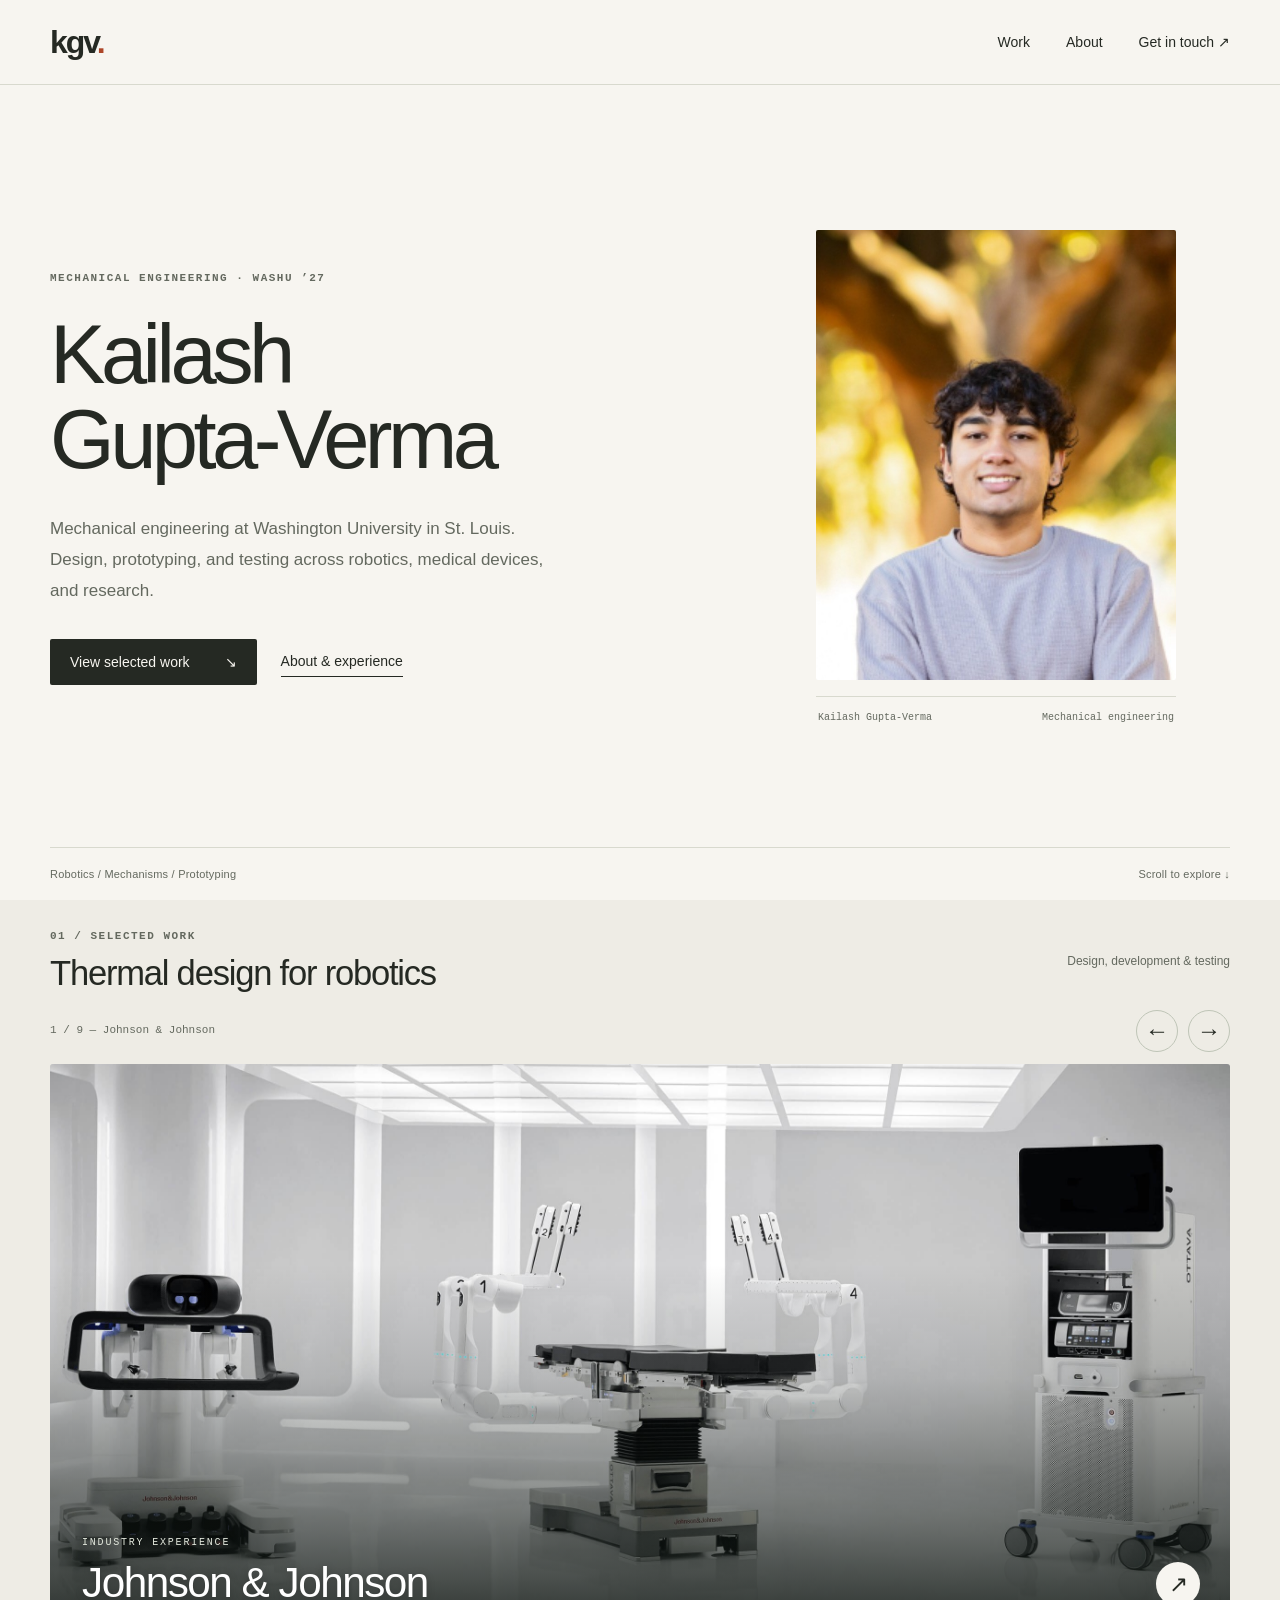
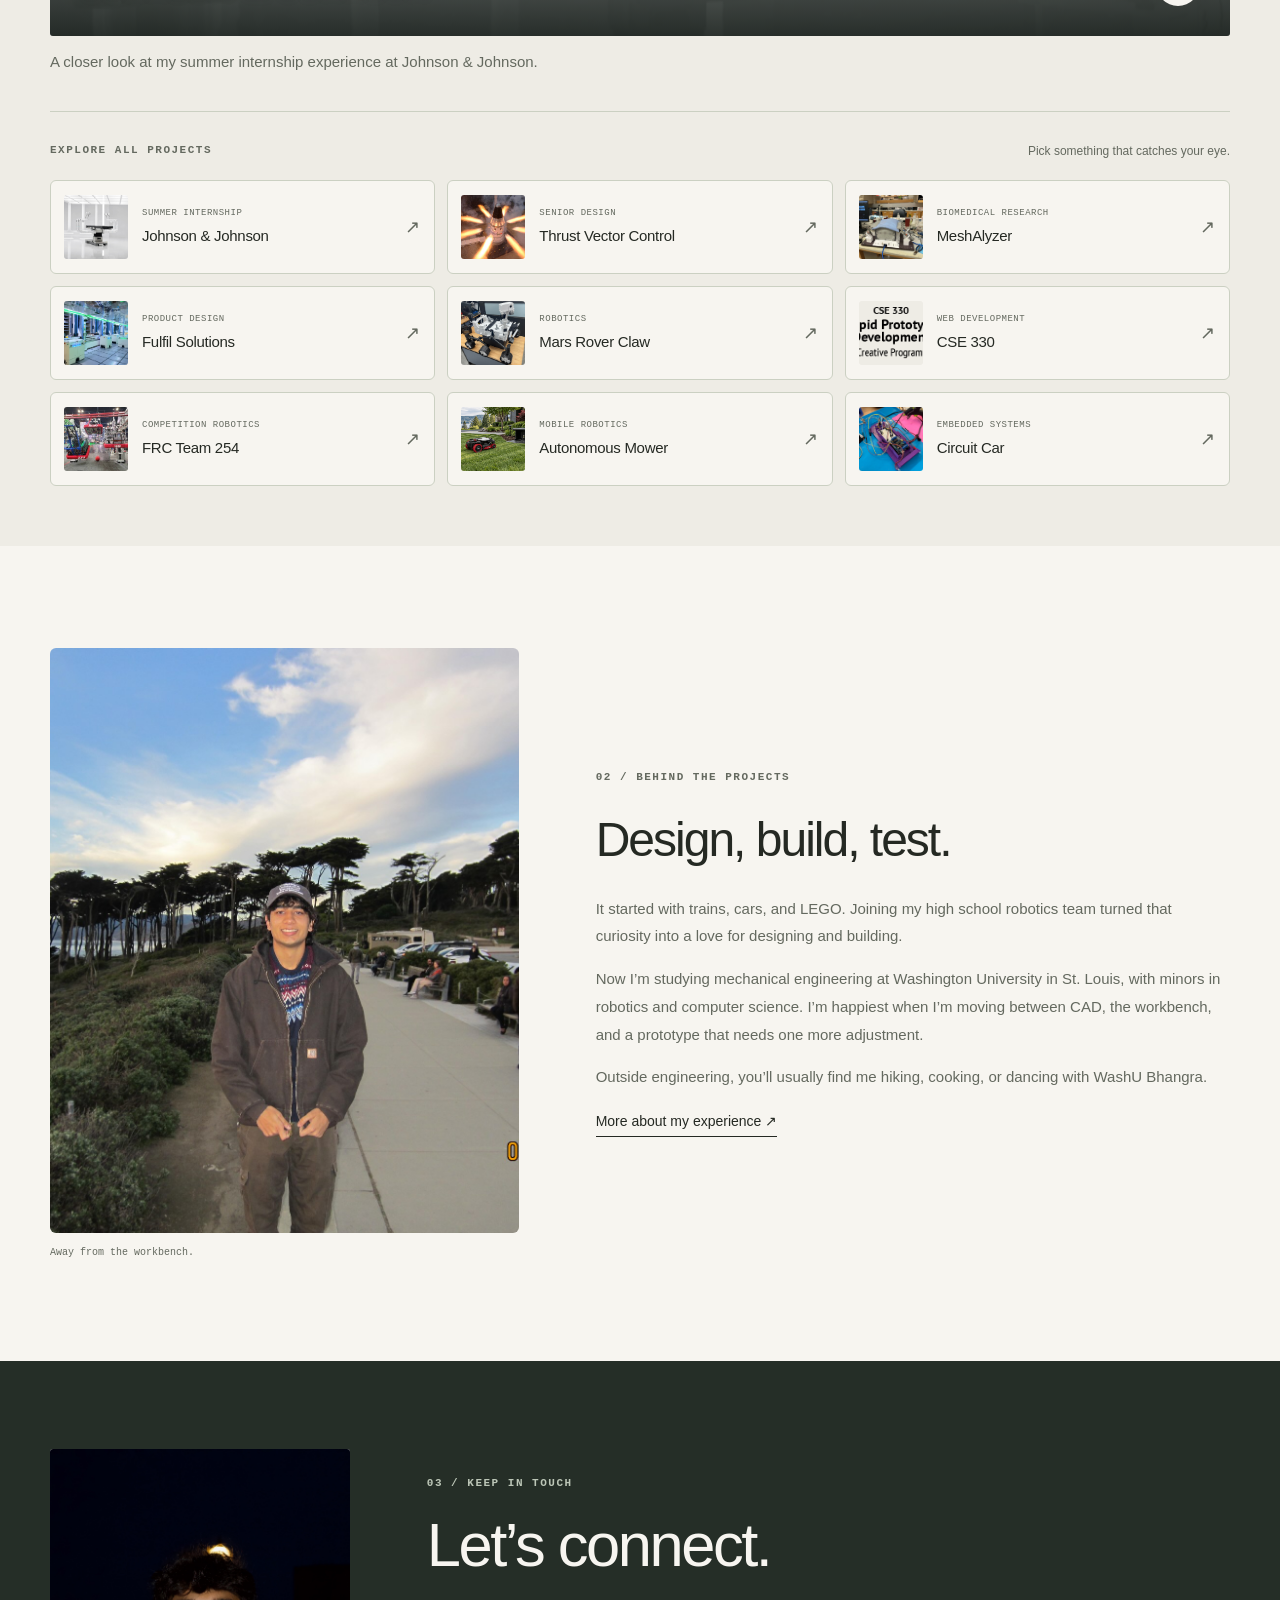
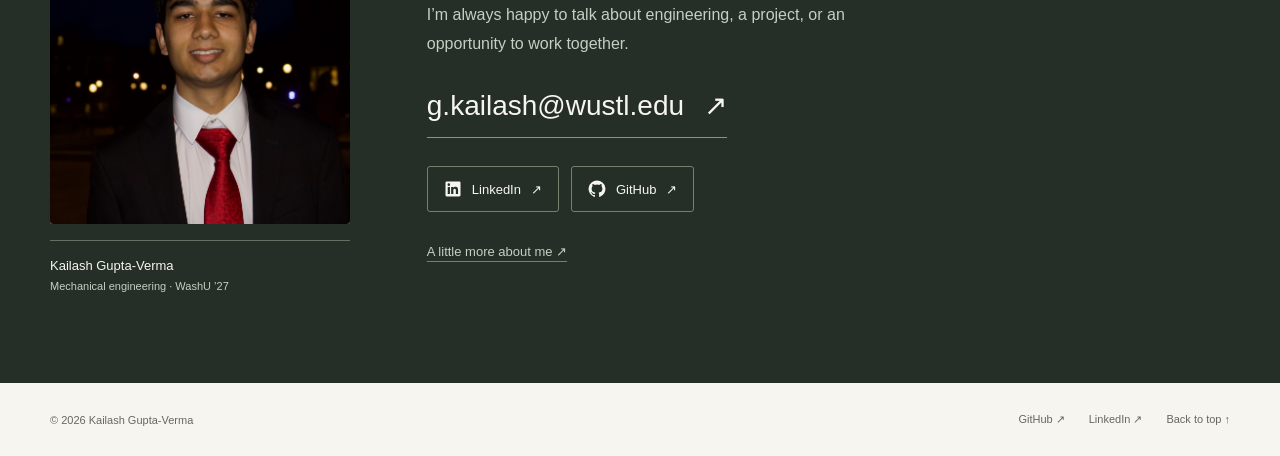
<file: index.html>
<!DOCTYPE html>
<html lang="en">
<head>
    <meta charset="UTF-8">
    <meta name="viewport" content="width=device-width, initial-scale=1">
    <meta name="description"
        content="Kailash Gupta-Verma's engineering portfolio — robotics, mechanical design, biomedical research, and web development.">
    <meta name="theme-color" content="#f7f5f0">

    <title>Kailash Gupta-Verma | Engineering & Design</title>

    <link rel="stylesheet" href="style.css">
    <link rel="stylesheet" href="home.css">
    <script src="script.js" defer></script>
    <!-- Older project-page About links arrive here with #about. -->
    <script>if (window.location.hash === "#about") window.location.replace("about.html");</script>
</head>

<body class="homepage">
    <a class="skip-link" href="#main">Skip to content</a>

    <!-- navigation -->
    <header class="site-header">
        <div class="container header-inner">
            <a class="logo" href="./"
                aria-label="Kailash Gupta-Verma home">
                kgv<span>.</span>
            </a>

            <button class="menu-toggle"
                type="button"
                aria-expanded="false"
                aria-controls="navigation"
                hidden>
                Menu
            </button>

            <nav id="navigation" aria-label="Main navigation">
                <a href="#work">Work</a>
                <a href="about.html">About</a>
                <a href="#contact">
                    Get in touch <span aria-hidden="true">↗</span>
                </a>
            </nav>
        </div>
    </header>

    <main id="main">
        <!-- introduction -->
        <section class="hero container" aria-labelledby="hero-title">
            <div class="hero-copy">
                <p class="eyebrow">
                    Mechanical engineering · WashU ’27
                </p>

                <h1 id="hero-title">
                    Kailash<br>Gupta-Verma
                </h1>

                <p class="hero-description">
                    Mechanical engineering at Washington University in St. Louis.<br>Design, prototyping, and testing across robotics, medical devices, and research.
                </p>

                <div class="hero-actions">
                    <a class="button" href="#work">
                        View selected work
                        <span aria-hidden="true">↘</span>
                    </a>

                    <a class="text-link" href="about.html">
                        About & experience
                    </a>
                </div>
            </div>

            <div class="hero-visual">
                <figure class="hero-photo">
                    <img src="images/portPFP.jpeg"
                        alt="Portrait of Kailash Gupta-Verma"
                        fetchpriority="high">

                    <figcaption>
                        <span>Kailash Gupta-Verma</span>
                        <span>Mechanical engineering</span>
                    </figcaption>
                </figure>
            </div>

            <div class="hero-bottom">
                <span>Robotics / Mechanisms / Prototyping</span>

                <a href="#work">
                    Scroll to explore <span aria-hidden="true">↓</span>
                </a>
            </div>
        </section>

        <!-- project spotlight -->
        <section class="work-section" id="work"
            aria-labelledby="work-title">
            <div class="container">
                <div class="section-heading">
                    <div>
                        <p class="eyebrow">01 / Selected work</p>
                        <h2 id="work-title">Engineering in focus</h2>
                    </div>

                    <p class="work-hint">Design, development & testing</p>
                </div>

                <div class="project-carousel"
                    role="region"
                    aria-roledescription="carousel"
                    aria-label="Featured projects">

                    <div class="carousel-controls">
                        <p class="carousel-status"
                            id="project-status"
                            aria-live="polite"
                            aria-atomic="true"></p>

                        <div class="carousel-buttons">
                            <button class="carousel-button"
                                id="previous-project"
                                type="button"
                                aria-label="Show previous project"
                                aria-controls="project-track"
                                hidden>
                                <span aria-hidden="true">←</span>
                            </button>

                            <button class="carousel-button"
                                id="next-project"
                                type="button"
                                aria-label="Show next project"
                                aria-controls="project-track"
                                hidden>
                                <span aria-hidden="true">→</span>
                            </button>
                        </div>
                    </div>

                    <div class="project-grid" id="project-track">
                        <!-- featured project cards -->
                        <article class="project-card featured" data-heading="Thermal design for robotics" data-intro="Simulation, physical layout testing, and thermal engineering at Johnson & Johnson.">
                            <a class="project-image" style="--photo-fit: cover; --photo-position: 50% 38%"
                                href="projects/jnj.html"
                                aria-label="Read about my Johnson and Johnson internship">

                                <img src="images/jnj.jpg"
                                    alt="My summer internship at Johnson & Johnson"
                                    loading="lazy">

                                <span class="banner-caption"><span class="banner-category">Industry experience</span><span class="banner-title">Johnson & Johnson</span></span>
                                <span class="project-arrow"
                                    aria-hidden="true">↗</span>
                            </a>

                            <div class="project-info">
                                <div>
                                    

                                    <h3 class="visually-hidden"><a href="projects/jnj.html">Johnson & Johnson</a></h3>

                                    <p>
                                        A closer look at my summer internship
                                        experience at Johnson & Johnson.
                                    </p>
                                </div>

                                
                            </div>
                        </article>

                        <article class="project-card" data-heading="TVC Senior Design Project" data-intro="A thrust-vectoring demonstration that makes feedback control visible.">
                            <a class="project-image" style="--photo-fit: contain; --photo-position: 50% 50%"
                                href="projects/senior-design.html"
                                aria-label="Read about the thrust vector control demonstration">

                                <img src="images/snrDesignCover.jpeg"
                                    alt="Thrust vector control rocket demonstration"
                                    loading="lazy">

                                <span class="banner-caption"><span class="banner-category">Senior design</span><span class="banner-title">Thrust vector control</span></span>
                                <span class="project-arrow"
                                    aria-hidden="true">↗</span>
                            </a>

                            <div class="project-info">
                                <div>
                                    

                                    <h3 class="visually-hidden"><a href="projects/senior-design.html">Thrust vector control</a></h3>

                                    <p>
                                        A fan-powered thrust vector control
                                        demonstration that brings feedback
                                        control to the science center.
                                    </p>
                                </div>

                                
                            </div>
                        </article>

                        <article class="project-card" data-heading="Testing tissue repair" data-intro="A dynamic platform for studying how hernia repairs respond to breathing and coughing.">
                            <a class="project-image" style="--photo-fit: cover; --photo-position: 50% 50%"
                                href="projects/meshalyzer.html"
                                aria-label="Read about MeshAlyzer">

                                <img src="images/meshalyzer.jpg"
                                    alt="MeshAlyzer tissue testing platform on a laboratory bench"
                                    loading="lazy">

                                <span class="banner-caption"><span class="banner-category">Biomedical research</span><span class="banner-title">MeshAlyzer</span></span>
                                <span class="project-arrow"
                                    aria-hidden="true">↗</span>
                            </a>

                            <div class="project-info">
                                <div>
                                    

                                    <h3 class="visually-hidden"><a href="projects/meshalyzer.html">MeshAlyzer</a></h3>

                                    <p>
                                        Improving a dynamic tissue testing
                                        platform that simulates breathing
                                        and coughing.
                                    </p>
                                </div>

                                
                            </div>
                        </article>

                        <article class="project-card" data-heading="Mechanisms for automation" data-intro="Compliant mechanisms and prototypes for automated grocery fulfillment.">
                            <a class="project-image" style="--photo-fit: cover; --photo-position: 50% 50%"
                                href="projects/fulfil.html"
                                aria-label="Read about my mechanical engineering internship at Fulfil">

                                <img src="images/fulfil.jpg"
                                    alt="Fulfil's automated grocery fulfillment equipment"
                                    loading="lazy">

                                <span class="banner-caption"><span class="banner-category">Product design</span><span class="banner-title">Fulfil Solutions</span></span>
                                <span class="project-arrow"
                                    aria-hidden="true">↗</span>
                            </a>

                            <div class="project-info">
                                <div>
                                    

                                    <h3 class="visually-hidden"><a href="projects/fulfil.html">Fulfil Solutions</a></h3>

                                    <p>
                                        Compliant bag-retention mechanisms and tote-positioning
                                        concepts for automated grocery fulfillment.
                                    </p>
                                </div>

                                
                            </div>
                        </article>

                        <article class="project-card" data-heading="Designing the rover arm" data-intro="Arm and claw development, from torque calculations to working prototypes.">
                            <a class="project-image" style="--photo-fit: contain; --photo-position: 50% 50%"
                                href="projects/rover-claw.html"
                                aria-label="Read about the Mars rover claw">

                                <img src="images/roverCover.jpg"
                                    alt="Prototype of the WashU Mars rover claw"
                                    loading="lazy">

                                <span class="banner-caption"><span class="banner-category">Robotics</span><span class="banner-title">Mars rover arm & claw</span></span>
                                <span class="project-arrow"
                                    aria-hidden="true">↗</span>
                            </a>

                            <div class="project-info">
                                <div>
                                    

                                    <h3 class="visually-hidden"><a href="projects/rover-claw.html">Mars rover arm & claw</a></h3>

                                    <p>
                                        Designing and prototyping an end effector
                                        for a competition Mars rover.
                                    </p>
                                </div>

                                
                            </div>
                        </article>

                        <article class="project-card" data-heading="CSE 330" data-intro="Web applications connecting browser interactions, server logic, and stored data.">
                            <a class="project-image" style="--photo-fit: contain; --photo-position: 50% 50%"
                                href="projects/cse330.html"
                                aria-label="Read about my CSE 330 web development work">

                                <img src="images/cse330-cover.png"
                                    alt="Screenshot of my CSE 330 web development work"
                                    loading="lazy">

                                <span class="banner-caption"><span class="banner-category">Web development</span><span class="banner-title">Web application development</span></span>
                                <span class="project-arrow"
                                    aria-hidden="true">↗</span>
                            </a>

                            <div class="project-info">
                                <div>
                                    

                                    <h3 class="visually-hidden"><a href="projects/cse330.html">Web application development</a></h3>

                                    <p>
                                        Full-stack coursework connecting browser
                                        interactions, server-side logic,
                                        databases, and deployment.
                                    </p>
                                </div>

                                
                            </div>
                        </article>

                        <article class="project-card" data-heading="Engineering for competition" data-intro="Mechanical design and electrical leadership with FRC Team 254.">
                            <a class="project-image" style="--photo-fit: cover; --photo-position: 50% 42%"
                                href="projects/frc.html"
                                aria-label="Read about my FRC robotics experience">

                                <img src="images/frc-2023-cover.jpg"
                                    alt="Team 254 competition robot"
                                    loading="lazy">

                                <span class="banner-caption"><span class="banner-category">Competition robotics</span><span class="banner-title">FRC Team 254</span></span>
                                <span class="project-arrow"
                                    aria-hidden="true">↗</span>
                            </a>

                            <div class="project-info">
                                <div>
                                    

                                    <h3 class="visually-hidden"><a href="projects/frc.html">FRC Team 254</a></h3>

                                    <p>
                                        Mechanical design, wiring, and integration
                                        across the 2022 and 2023 competition seasons.
                                    </p>
                                </div>

                                
                            </div>
                        </article>

                        <article class="project-card" data-heading="Summer hobby project" data-intro="Exploring the mechanics, sensing, and navigation of an autonomous mower.">
                            <a class="project-image" style="--photo-fit: cover; --photo-position: 50% 50%"
                                href="projects/lawn-mower.html"
                                aria-label="Read about my autonomous lawn mower project">

                                <img src="images/lawn-mower.png"
                                    alt="Autonomous lawn mower project"
                                    loading="lazy">

                                <span class="banner-caption"><span class="banner-category">Independent project</span><span class="banner-title">Autonomous lawn mower</span></span>
                                <span class="project-arrow"
                                    aria-hidden="true">↗</span>
                            </a>

                            <div class="project-info">
                                <div>
                                    

                                    <h3 class="visually-hidden"><a href="projects/lawn-mower.html">Autonomous lawn mower</a></h3>

                                    <p>
                                        Exploring the mechanical, sensing,
                                        and navigation requirements for
                                        an autonomous mowing system.
                                    </p>
                                </div>

                                
                            </div>
                        </article>

                        <article class="project-card" data-heading="Circuits mechatronics project" data-intro="A circuits-class team project combining motor control, sensing, lights, and sound.">
                            <a class="project-image" style="--photo-fit: contain; --photo-position: 50% 50%"
                                href="projects/arduino-car.html"
                                aria-label="Read about Circuit Car">

                                <img src="images/circuits.jpeg"
                                    alt="Arduino-powered Circuit Car prototype"
                                    loading="lazy">

                                <span class="banner-caption"><span class="banner-category">Embedded systems</span><span class="banner-title">Circuit Car</span></span>
                                <span class="project-arrow"
                                    aria-hidden="true">↗</span>
                            </a>

                            <div class="project-info">
                                <div>
                                    

                                    <h3 class="visually-hidden"><a href="projects/arduino-car.html">Circuit Car</a></h3>

                                    <p>
                                        A microcontroller-based vehicle exploring
                                        Bluetooth control, ultrasonic sensing,
                                        and motor circuitry.
                                    </p>
                                </div>

                                
                            </div>
                        </article>
                    </div>
                </div>

                <!-- compact project directory -->
                <div class="project-directory">
                    <div class="directory-heading">
                        <p class="eyebrow">Explore all projects</p>
                        <span>Pick something that catches your eye.</span>
                    </div>

                    <div class="project-matrix">
                        <a class="mini-project" href="projects/jnj.html">
                            <img src="images/jnj.jpg"
                                alt="" loading="lazy">
                            <div class="mini-project-copy">
                                <span class="mini-project-category">Summer internship</span>
                                <h3>Johnson & Johnson</h3>
                            </div>
                            <span class="mini-project-arrow" aria-hidden="true">↗</span>
                        </a>

                        <a class="mini-project" href="projects/senior-design.html">
                            <img src="images/snrDesignCover.jpeg"
                                alt="" loading="lazy">
                            <div class="mini-project-copy">
                                <span class="mini-project-category">Senior design</span>
                                <h3>Thrust Vector Control</h3>
                            </div>
                            <span class="mini-project-arrow" aria-hidden="true">↗</span>
                        </a>

                        <a class="mini-project" href="projects/meshalyzer.html">
                            <img src="images/meshalyzer.jpg"
                                alt="" loading="lazy">
                            <div class="mini-project-copy">
                                <span class="mini-project-category">Biomedical research</span>
                                <h3>MeshAlyzer</h3>
                            </div>
                            <span class="mini-project-arrow" aria-hidden="true">↗</span>
                        </a>

                        <a class="mini-project" href="projects/fulfil.html">
                            <img src="images/fulfil.jpg"
                                alt="" loading="lazy">
                            <div class="mini-project-copy">
                                <span class="mini-project-category">Product design</span>
                                <h3>Fulfil Solutions</h3>
                            </div>
                            <span class="mini-project-arrow" aria-hidden="true">↗</span>
                        </a>

                        <a class="mini-project" href="projects/rover-claw.html">
                            <img src="images/roverCover.jpg"
                                alt="" loading="lazy">
                            <div class="mini-project-copy">
                                <span class="mini-project-category">Robotics</span>
                                <h3>Mars Rover Claw</h3>
                            </div>
                            <span class="mini-project-arrow" aria-hidden="true">↗</span>
                        </a>

                        <a class="mini-project" href="projects/cse330.html">
                            <img src="images/cse330-cover.png"
                                alt="" loading="lazy">
                            <div class="mini-project-copy">
                                <span class="mini-project-category">Web development</span>
                                <h3>CSE 330</h3>
                            </div>
                            <span class="mini-project-arrow" aria-hidden="true">↗</span>
                        </a>

                        <a class="mini-project" href="projects/frc.html">
                            <img src="images/frc.jpeg"
                                alt="" loading="lazy">
                            <div class="mini-project-copy">
                                <span class="mini-project-category">Competition robotics</span>
                                <h3>FRC Team 254</h3>
                            </div>
                            <span class="mini-project-arrow" aria-hidden="true">↗</span>
                        </a>

                        <a class="mini-project" href="projects/lawn-mower.html">
                            <img src="images/lawn-mower.png"
                                alt="" loading="lazy">
                            <div class="mini-project-copy">
                                <span class="mini-project-category">Mobile robotics</span>
                                <h3>Autonomous Mower</h3>
                            </div>
                            <span class="mini-project-arrow" aria-hidden="true">↗</span>
                        </a>

                        <a class="mini-project" href="projects/arduino-car.html">
                            <img src="images/circuits.jpeg"
                                alt="" loading="lazy">
                            <div class="mini-project-copy">
                                <span class="mini-project-category">Embedded systems</span>
                                <h3>Circuit Car</h3>
                            </div>
                            <span class="mini-project-arrow" aria-hidden="true">↗</span>
                        </a>
                    </div>
                </div>
            </div>
        </section>

        <!-- about -->
        <section class="about-section container" id="about"
            aria-labelledby="about-title">
            <div class="about-image">
                <img src="images/about-me.jpg"
                    alt="Kailash outdoors near the coast"
                    loading="lazy">

                <span class="image-caption">
                    Away from the workbench.
                </span>
            </div>

            <div class="about-copy">
                <p class="eyebrow">02 / Behind the projects</p>

                <h2 id="about-title">
                    Design, build, test.
                </h2>

                <p>
                    It started with trains, cars, and LEGO. Joining my high
                    school robotics team turned that curiosity into a love
                    for designing and building.
                </p>

                <p>
                    Now I’m studying mechanical engineering at Washington
                    University in St. Louis, with minors in robotics and
                    computer science. I’m happiest when I’m moving between
                    CAD, the workbench, and a prototype that needs one more
                    adjustment.
                </p>

                <p>
                    Outside engineering, you’ll usually find me hiking,
                    cooking, or dancing with WashU Bhangra.
                </p>

                <a class="text-link"
                    href="about.html">
                    More about my experience
                    <span aria-hidden="true">↗</span>
                </a>
            </div>
        </section>

        <!-- contact -->
        <section class="contact-section contact-banner" id="contact"
            aria-labelledby="contact-title">
            <div class="container contact-inner">
                <figure class="contact-portrait">
                    <img src="images/suitPfp.jpg"
                        alt="Kailash Gupta-Verma"
                        loading="lazy">
                    <figcaption>Kailash Gupta-Verma <span>Mechanical engineering · WashU ’27</span></figcaption>
                </figure>

                <div class="contact-copy">
                    <p class="eyebrow">03 / Keep in touch</p>
                    <h2 id="contact-title">Let’s connect.</h2>
                    <p>I’m always happy to talk about engineering, a project,
                        or an opportunity to work together.</p>
                    <a class="contact-link" href="mailto:g.kailash@wustl.edu">
                        <span>g.kailash@wustl.edu</span>
                        <span aria-hidden="true">↗</span>
                    </a>
                    <div class="contact-socials" role="group" aria-label="Social profiles">
                        <a href="https://www.linkedin.com/in/kailash-gupta-verma-360150200/"
                            target="_blank" rel="noopener noreferrer">
                            <svg class="contact-social-icon" viewBox="0 0 24 24"
                            fill="currentColor" aria-hidden="true">
                            <path d="M20.45 2H3.55C2.69 2 2 2.68 2 3.52v16.96c0 .84.69 1.52 1.55 1.52h16.9c.86 0 1.55-.68 1.55-1.52V3.52c0-.84-.69-1.52-1.55-1.52ZM7.93 18.75H4.98V9.2h2.95v9.55ZM6.45 7.9a1.71 1.71 0 1 1 0-3.42 1.71 1.71 0 0 1 0 3.42Zm12.3 10.85H15.8V14.1c0-1.11-.02-2.54-1.55-2.54-1.55 0-1.79 1.21-1.79 2.46v4.73H9.51V9.2h2.83v1.3h.04c.39-.74 1.36-1.53 2.79-1.53 2.98 0 3.58 1.96 3.58 4.51v5.27Z"/>
                        </svg>
                            LinkedIn <span aria-hidden="true">↗</span>
                        </a>
                        <a href="https://github.com/kailashguptaverma"
                            target="_blank" rel="noopener noreferrer">
                            <svg class="contact-social-icon" viewBox="0 0 24 24"
                            fill="currentColor" aria-hidden="true">
                            <path d="M12 .8a11.2 11.2 0 0 0-3.54 21.83c.56.1.77-.24.77-.54v-2.1c-3.12.68-3.78-1.33-3.78-1.33-.51-1.3-1.25-1.65-1.25-1.65-1.02-.7.08-.68.08-.68 1.13.08 1.72 1.16 1.72 1.16 1 1.72 2.63 1.22 3.27.93.1-.73.4-1.22.71-1.5-2.49-.28-5.11-1.25-5.11-5.54 0-1.23.44-2.23 1.16-3.02-.12-.29-.5-1.43.11-2.98 0 0 .95-.3 3.08 1.15a10.7 10.7 0 0 1 5.6 0c2.14-1.45 3.08-1.15 3.08-1.15.61 1.55.23 2.69.11 2.98.72.79 1.16 1.79 1.16 3.02 0 4.3-2.63 5.25-5.13 5.53.4.35.76 1.03.76 2.08v3.1c0 .3.2.65.77.54A11.2 11.2 0 0 0 12 .8Z"/>
                        </svg>
                            GitHub <span aria-hidden="true">↗</span>
                        </a>
                    </div>
                    <a class="contact-about" href="about.html">
                        A little more about me <span aria-hidden="true">↗</span>
                    </a>
                </div>
            </div>
        </section>
    </main>

    <!-- footer -->
    <footer class="container site-footer">
        <p>
            © <span id="year">2026</span> Kailash Gupta-Verma
        </p>

        <div class="footer-links">
            <a href="https://github.com/kailashguptaverma">
                GitHub ↗
            </a>

            <a href="https://www.linkedin.com/in/kailash-gupta-verma-360150200/">
                LinkedIn ↗
            </a>

            <a href="#main">Back to top ↑</a>
        </div>
    </footer>
</body>
</html>
</file>
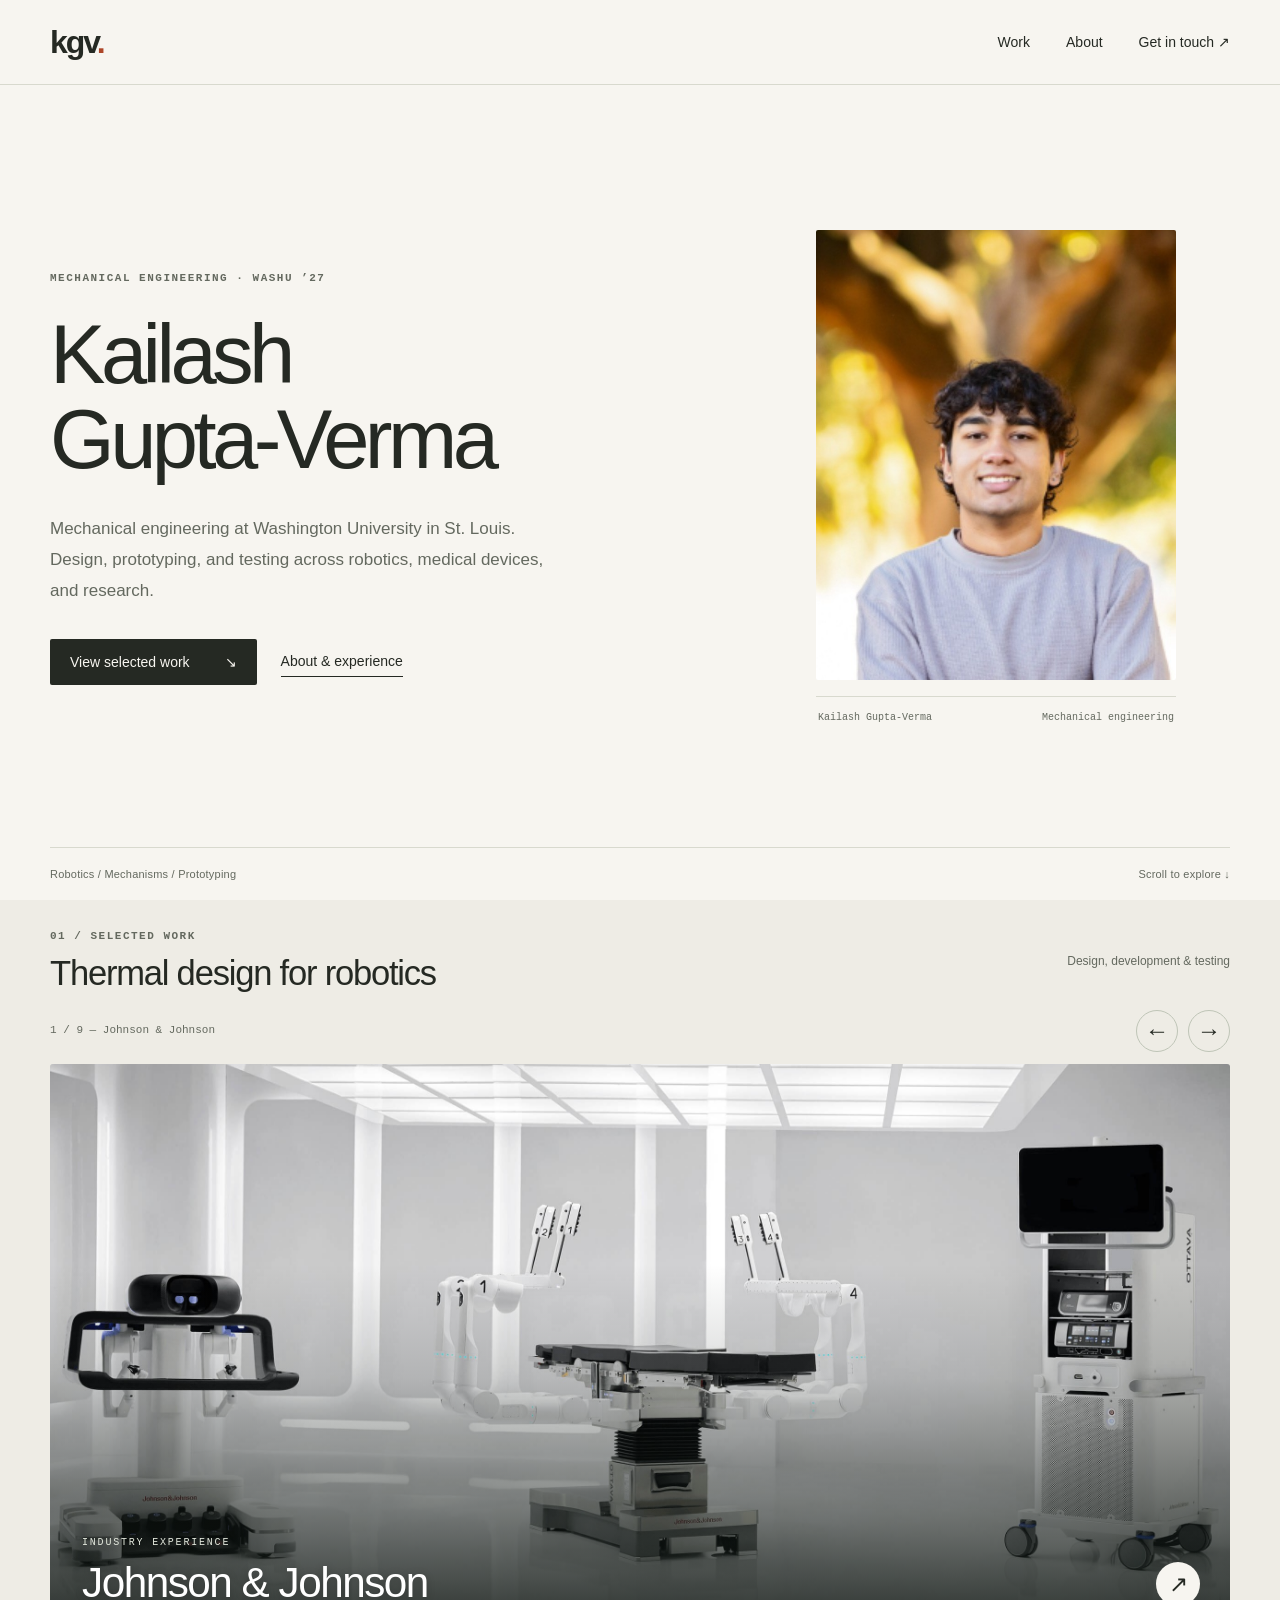
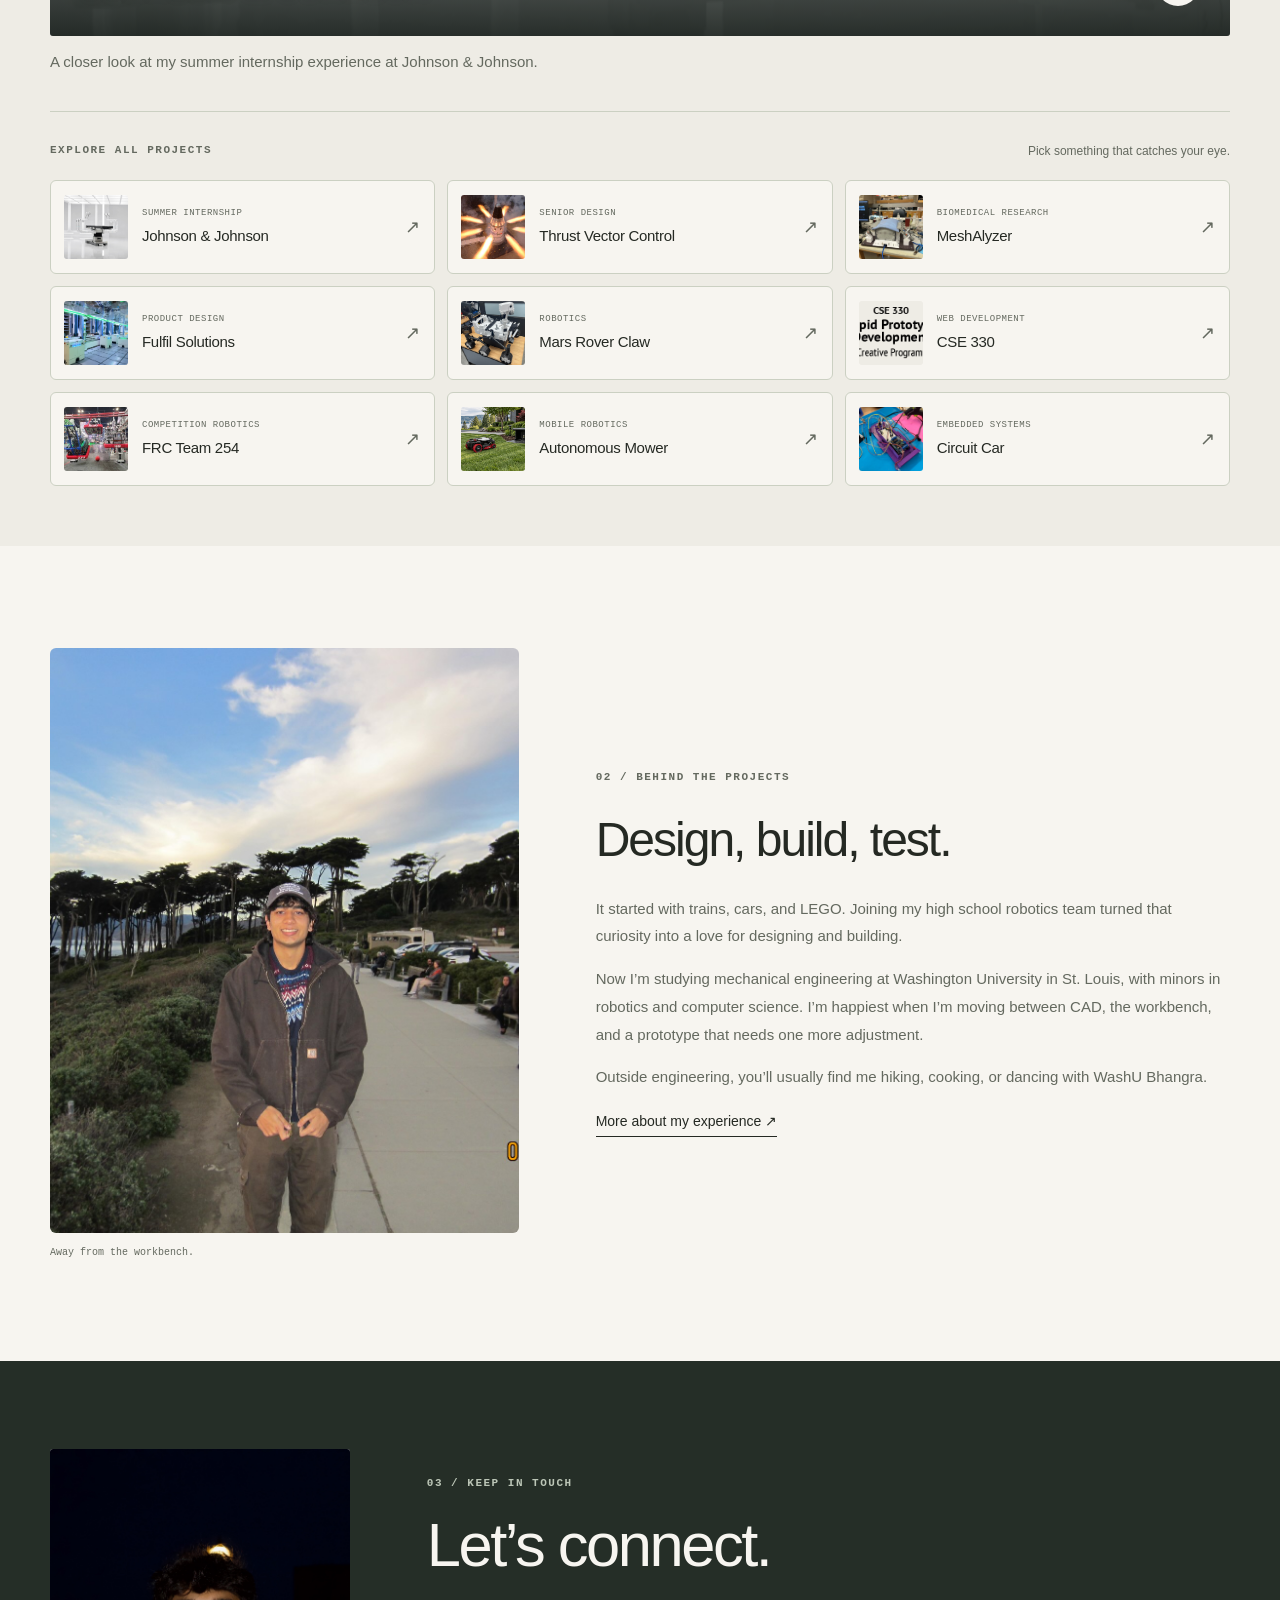
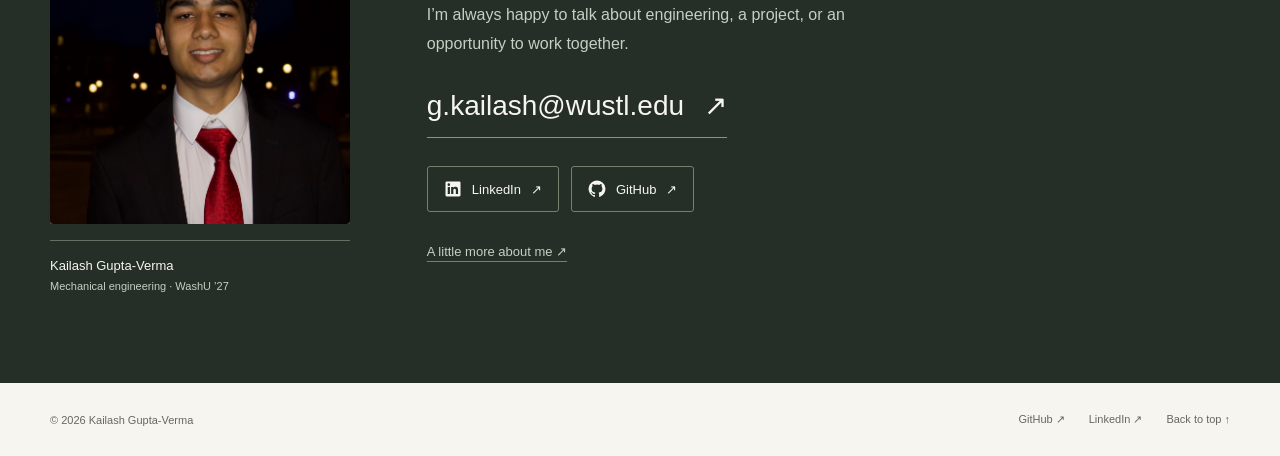
<file: portfolio/index.html>
<!DOCTYPE html><html lang="en"><head><meta charset="utf-8"><meta name="viewport" content="width=device-width,initial-scale=1"><title>Kailash Gupta-Verma</title><script>location.replace("../index.html" + location.search + location.hash);</script></head><body><a href="../index.html">Continue to portfolio</a></body></html>
</file>
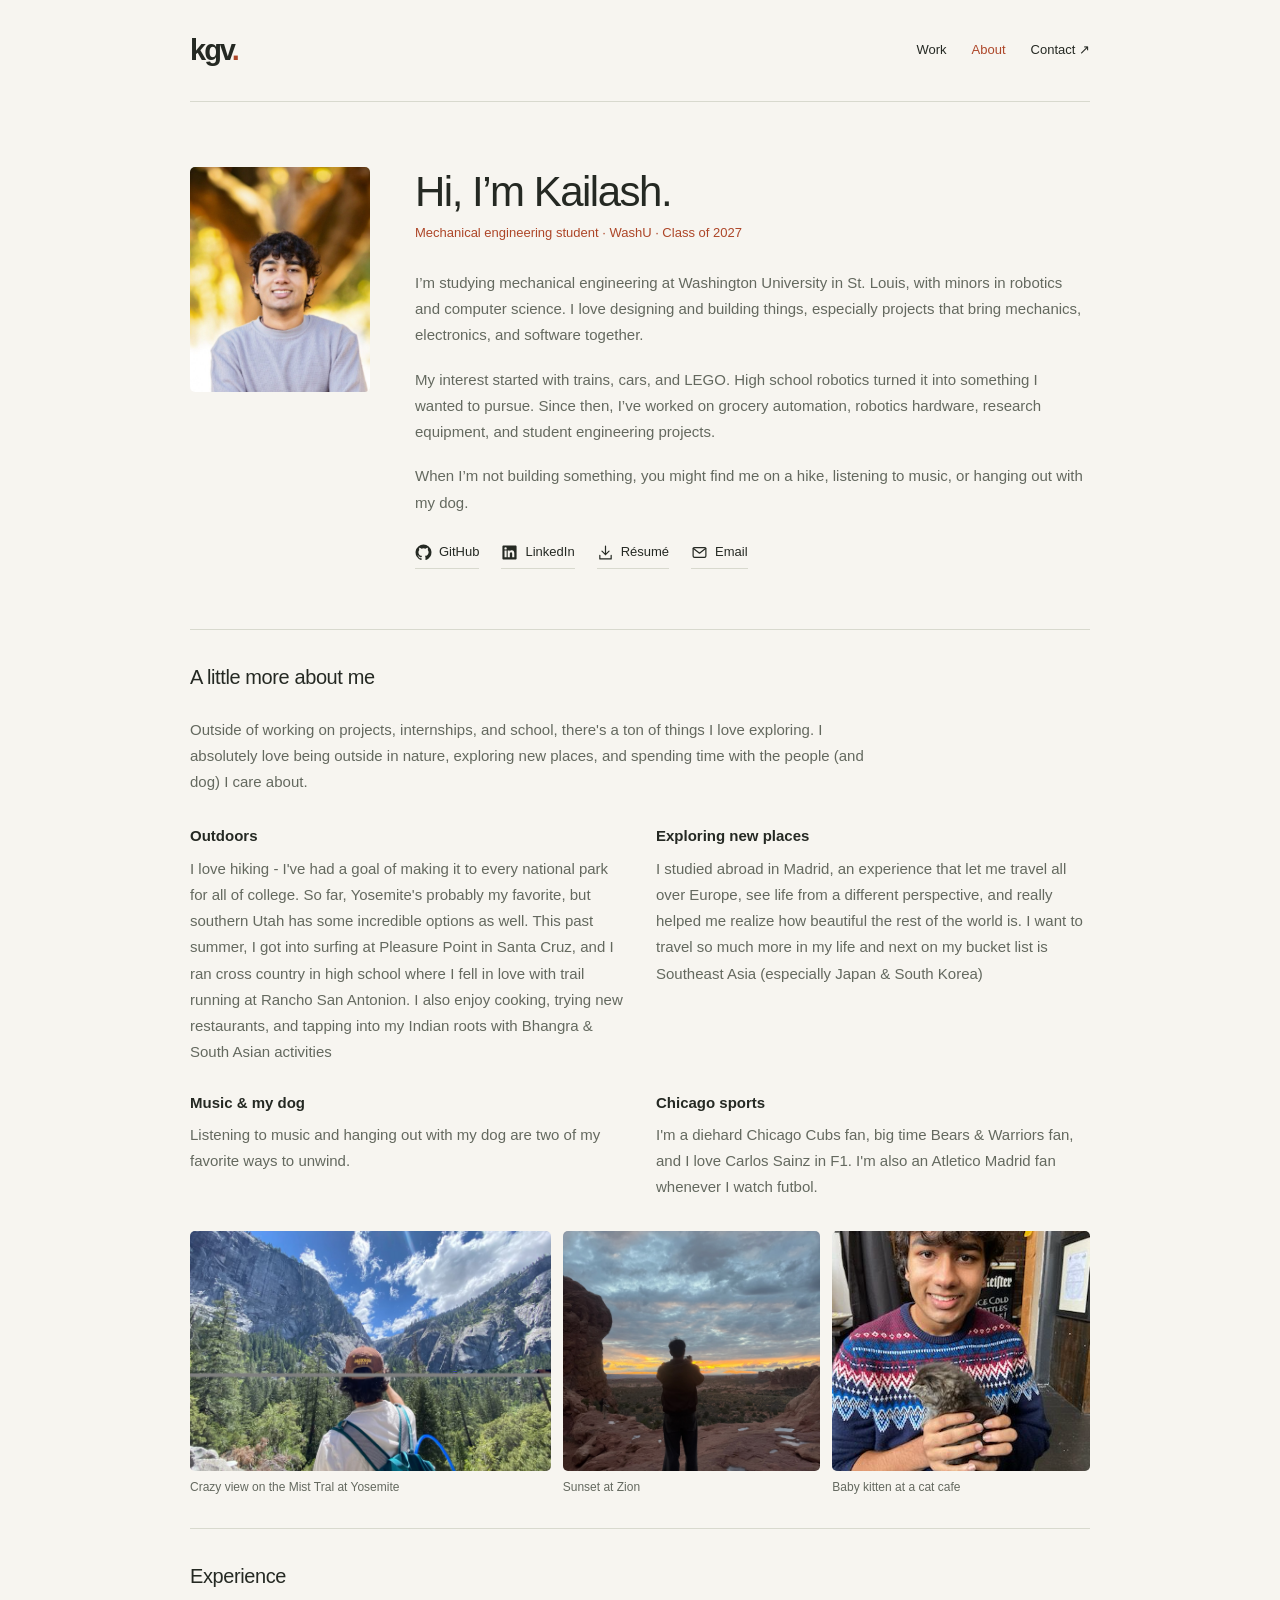
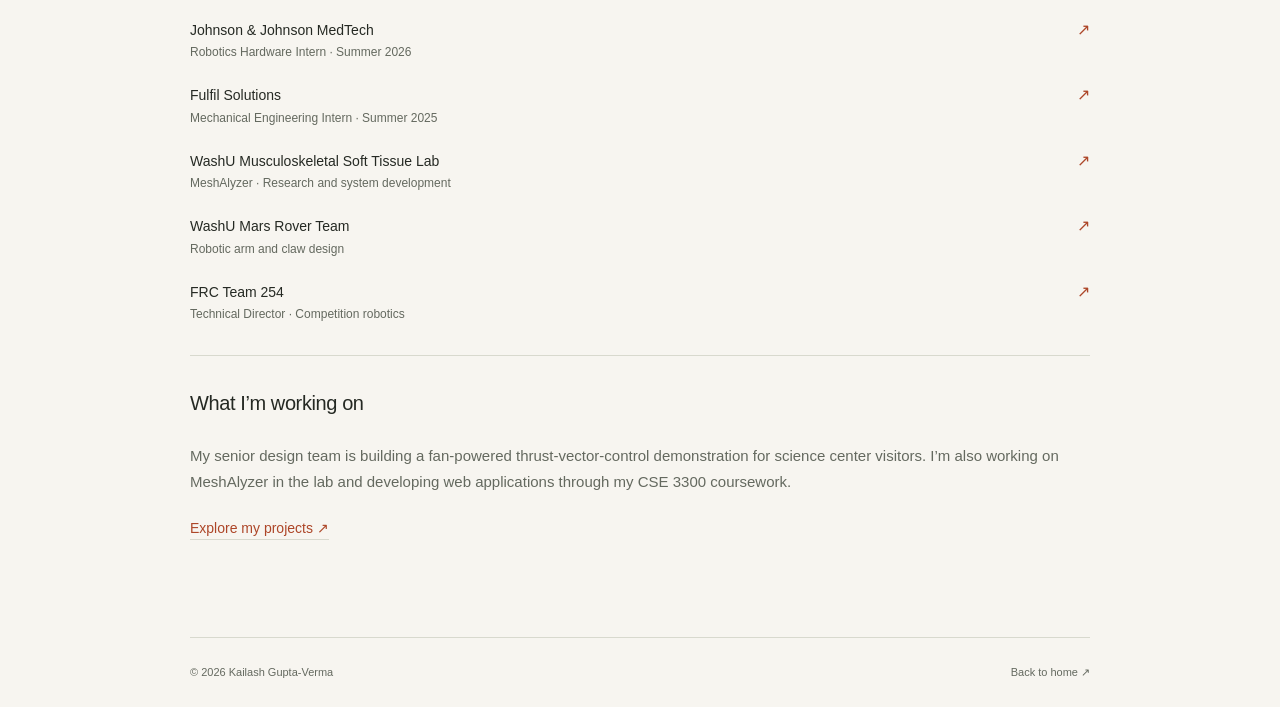
<file: about.html>
<!DOCTYPE html>
<html lang="en">
<head>
    <meta charset="UTF-8">
    <meta name="viewport" content="width=device-width, initial-scale=1">
    <meta name="description"
        content="About Kailash Gupta-Verma, a mechanical engineering student at Washington University in St. Louis.">

    <title>About | Kailash Gupta-Verma</title>

    <style>
        :root {
            --background: #f7f5f0;
            --ink: #252923;
            --muted: #64695f;
            --accent: #ad4628;
            --line: #d8d9ce;
        }

        * {
            box-sizing: border-box;
        }

        body {
            margin: 0;
            background: var(--background);
            color: var(--ink);
            font-family: Arial, Helvetica, sans-serif;
            line-height: 1.75;
        }

        a {
            color: inherit;
            text-decoration: none;
        }

        a:focus-visible {
            outline: 2px solid var(--accent);
            outline-offset: 5px;
        }

        .container {
            width: min(900px, calc(100% - 40px));
            margin-inline: auto;
        }

        .site-header {
            display: flex;
            justify-content: space-between;
            align-items: center;
            gap: 24px;
            padding-block: 25px;
            border-bottom: 1px solid var(--line);
        }

        .logo {
            font-size: 29px;
            font-weight: bold;
            letter-spacing: -2px;
        }

        .logo span {
            color: var(--accent);
        }

        .navigation {
            display: flex;
            gap: 25px;
            font-size: 13px;
        }

        .navigation a:hover,
        .navigation a[aria-current="page"] {
            color: var(--accent);
        }

        main {
            padding-block: 65px;
        }

        .introduction {
            display: grid;
            grid-template-columns: 180px 1fr;
            gap: 45px;
            align-items: start;
        }

        .portrait {
            width: 100%;
            aspect-ratio: 4 / 5;
            object-fit: cover;
            border-radius: 5px;
        }

        h1 {
            margin: 0 0 5px;
            font-size: clamp(30px, 5vw, 42px);
            font-weight: 500;
            letter-spacing: -1.5px;
            line-height: 1.2;
        }

        .subtitle {
            margin: 0 0 25px;
            font-size: 13px;
            color: var(--accent);
        }

        p {
            margin: 0 0 18px;
            font-size: 15px;
            color: var(--muted);
        }

        .social-links {
            display: flex;
            flex-wrap: wrap;
            gap: 12px 22px;
            margin-top: 25px;
        }

        .social-links a {
            display: inline-flex;
            align-items: center;
            gap: 7px;
            font-size: 13px;
            border-bottom: 1px solid var(--line);
            padding-bottom: 4px;
        }

        .social-links a:hover {
            color: var(--accent);
            border-color: var(--accent);
        }

        .icon {
            width: 17px;
            height: 17px;
            flex-shrink: 0;
        }

        .details {
            margin-top: 60px;
        }

        .section {
            padding-block: 30px;
            border-top: 1px solid var(--line);
        }

        h2 {
            margin: 0 0 22px;
            font-size: 20px;
            font-weight: 500;
            letter-spacing: -0.4px;
        }

        .personal-intro { max-width: 680px; }
        .personal-grid { display: grid; grid-template-columns: repeat(2, 1fr); gap: 24px 32px; margin: 28px 0; }
        .personal-grid h3 { margin: 0 0 6px; font-size: 15px; font-weight: 600; }
        .personal-grid p { margin: 0; }
        .personal-photos { display: grid; grid-template-columns: 1.4fr 1fr 1fr; gap: 12px; margin-top: 30px; }
        .personal-photos img { display: block; width: 100%; height: 240px; object-fit: cover; border-radius: 5px; }
        .personal-photos figure { margin: 0; }
        .personal-photos figcaption { margin-top: 6px; color: var(--muted); font-size: 12px; }

        .experience-list {
            list-style: none;
            margin: 0;
            padding: 0;
        }

        .experience-list li + li {
            margin-top: 18px;
        }

        .experience-list a {
            display: flex;
            justify-content: space-between;
            align-items: baseline;
            gap: 20px;
        }

        .experience-list strong {
            display: block;
            font-size: 14px;
            font-weight: 500;
        }

        .experience-list small {
            display: block;
            font-size: 12px;
            color: var(--muted);
        }

        .experience-list a:hover strong {
            color: var(--accent);
        }

        .experience-list .arrow {
            color: var(--accent);
        }

        .text-link {
            color: var(--accent);
            border-bottom: 1px solid var(--line);
            font-size: 14px;
            padding-bottom: 3px;
        }

        footer {
            display: flex;
            justify-content: space-between;
            gap: 20px;
            padding-block: 25px;
            border-top: 1px solid var(--line);
            font-size: 11px;
            color: var(--muted);
        }

        footer p {
            margin: 0;
            font-size: inherit;
        }

        @media (max-width: 600px) {
            main {
                padding-block: 40px;
            }

            .introduction {
                grid-template-columns: 1fr;
                gap: 25px;
            }

            .portrait {
                width: 140px;
            }

            .details {
                margin-top: 40px;
            }

            .navigation {
                gap: 16px;
                font-size: 12px;
            }

            .personal-grid { grid-template-columns: 1fr; gap: 20px; }
            .personal-photos { grid-template-columns: 1fr 1fr; }
            .personal-photos figure:first-child { grid-column: 1 / -1; }
            .personal-photos img { height: 200px; }

            footer {
                flex-wrap: wrap;
            }
        }
    </style>
</head>

<body>
    <header class="container site-header">
        <a class="logo" href="index.html"
            aria-label="Kailash Gupta-Verma home">
            kgv<span>.</span>
        </a>

        <nav class="navigation" aria-label="Main navigation">
            <a href="index.html#work">Work</a>
            <a href="about.html" aria-current="page">About</a>
            <a href="mailto:g.kailash@wustl.edu">Contact ↗</a>
        </nav>
    </header>

    <main class="container">
        <section class="introduction" aria-labelledby="about-title">
            <img
                class="portrait"
                src="images/portPFP.jpeg"
                alt="Kailash Gupta-Verma">

            <div>
                <h1 id="about-title">Hi, I’m Kailash.</h1>

                <p class="subtitle">
                    Mechanical engineering student · WashU · Class of 2027
                </p>

                <p>
                    I’m studying mechanical engineering at Washington
                    University in St. Louis, with minors in robotics and
                    computer science. I love designing and building things,
                    especially projects that bring mechanics, electronics,
                    and software together.
                </p>

                <p>
                    My interest started with trains, cars, and LEGO.
                    High school robotics turned it into something I wanted
                    to pursue. Since then, I’ve worked on grocery automation,
                    robotics hardware, research equipment, and student
                    engineering projects.
                </p>

                <p>
                    When I’m not building something, you might find me on a
                    hike, listening to music, or hanging out with my dog.
                </p>

                <div class="social-links">
                    <a href="https://github.com/kailashguptaverma"
                        target="_blank" rel="noopener noreferrer">
                        <svg class="icon" viewBox="0 0 24 24"
                            fill="currentColor" aria-hidden="true">
                            <path d="M12 .8a11.2 11.2 0 0 0-3.54 21.83c.56.1.77-.24.77-.54v-2.1c-3.12.68-3.78-1.33-3.78-1.33-.51-1.3-1.25-1.65-1.25-1.65-1.02-.7.08-.68.08-.68 1.13.08 1.72 1.16 1.72 1.16 1 1.72 2.63 1.22 3.27.93.1-.73.4-1.22.71-1.5-2.49-.28-5.11-1.25-5.11-5.54 0-1.23.44-2.23 1.16-3.02-.12-.29-.5-1.43.11-2.98 0 0 .95-.3 3.08 1.15a10.7 10.7 0 0 1 5.6 0c2.14-1.45 3.08-1.15 3.08-1.15.61 1.55.23 2.69.11 2.98.72.79 1.16 1.79 1.16 3.02 0 4.3-2.63 5.25-5.13 5.53.4.35.76 1.03.76 2.08v3.1c0 .3.2.65.77.54A11.2 11.2 0 0 0 12 .8Z"/>
                        </svg>
                        GitHub
                    </a>

                    <a
                        href="https://www.linkedin.com/in/kailash-gupta-verma-360150200/"
                        target="_blank" rel="noopener noreferrer">
                        <svg class="icon" viewBox="0 0 24 24"
                            fill="currentColor" aria-hidden="true">
                            <path d="M20.45 2H3.55C2.69 2 2 2.68 2 3.52v16.96c0 .84.69 1.52 1.55 1.52h16.9c.86 0 1.55-.68 1.55-1.52V3.52c0-.84-.69-1.52-1.55-1.52ZM7.93 18.75H4.98V9.2h2.95v9.55ZM6.45 7.9a1.71 1.71 0 1 1 0-3.42 1.71 1.71 0 0 1 0 3.42Zm12.3 10.85H15.8V14.1c0-1.11-.02-2.54-1.55-2.54-1.55 0-1.79 1.21-1.79 2.46v4.73H9.51V9.2h2.83v1.3h.04c.39-.74 1.36-1.53 2.79-1.53 2.98 0 3.58 1.96 3.58 4.51v5.27Z"/>
                        </svg>
                        LinkedIn
                    </a>

                    <a href="assets/kgvResume.pdf" download>
                        <svg class="icon" viewBox="0 0 24 24"
                            fill="none" stroke="currentColor"
                            stroke-width="1.7" stroke-linecap="round"
                            stroke-linejoin="round" aria-hidden="true">
                            <path d="M12 3v12m-5-5 5 5 5-5M4 16v5h16v-5"/>
                        </svg>
                        Résumé
                    </a>

                    <a href="mailto:g.kailash@wustl.edu">
                        <svg class="icon" viewBox="0 0 24 24"
                            fill="none" stroke="currentColor"
                            stroke-width="1.7" stroke-linecap="round"
                            stroke-linejoin="round" aria-hidden="true">
                            <rect x="3" y="5" width="18" height="14" rx="2"/>
                            <path d="m3 6 9 7 9-7"/>
                        </svg>
                        Email
                    </a>
                </div>
            </div>
        </section>

        <div class="details">
            <section class="section" aria-labelledby="beyond-title">
                <h2 id="beyond-title">A little more about me</h2>
                <p class="personal-intro">
                    Outside of working on projects, internships, and school, there's a ton of things I love exploring.
                    I absolutely love being outside in nature, exploring new places, and spending
                    time with the people (and dog) I care about.
                </p>
                <div class="personal-grid">
                    <div>
                        <h3>Outdoors</h3>
                        <p>I love hiking - I've had a goal of making it to every national park for all of college. So far, Yosemite's probably my favorite, but southern Utah has some incredible options as well. This past summer, I got into surfing at Pleasure Point in Santa Cruz, and I ran cross country in
                            high school where I fell in love with trail running at Rancho San Antonion. I also enjoy cooking, trying new restaurants, and tapping into my Indian roots with Bhangra & South Asian activities
                        </p>
                    </div>
                    <div>
                        <h3>Exploring new places</h3>
                        <p>I studied abroad in Madrid, an experience that let me travel all over Europe, see life
                            from a different perspective, and really helped me realize how beautiful the rest of the world is.
                            I want to travel so much more in my life and next on my bucket list is Southeast Asia (especially Japan & South Korea)
                        </p>
                    </div>
                    <div>
                        <h3>Music &amp; my dog</h3>
                        <p>Listening to music and hanging out with my dog are
                            two of my favorite ways to unwind.</p>
                        <!-- Add a Spotify link here when it is available. -->
                    </div>
                    <div>
                        <h3>Chicago sports</h3>
                        <p>I'm a diehard Chicago Cubs fan, big time Bears & Warriors fan, and I love Carlos Sainz in F1. I'm also an Atletico Madrid fan whenever I watch futbol.</p>
                    </div>
                </div>
                <div class="personal-photos">
                    <figure><img src="images/about-hiking.jpeg" alt="Kailash looking out at a mountain valley" loading="lazy"><figcaption>Crazy view on the Mist Tral at Yosemite</figcaption></figure>
                    <figure><img src="images/about-sunset.jpeg" alt="A person taking in a sunset among rock formations" loading="lazy"><figcaption>Sunset at Zion</figcaption></figure>
                    <figure><img src="images/about-dog.png" alt="Kailash holding his dog" loading="lazy"><figcaption>Baby kitten at a cat cafe</figcaption></figure>
                </div>
            </section>

            <section class="section" aria-labelledby="experience-title">
                <h2 id="experience-title">Experience</h2>

                <ul class="experience-list">
                    <li>
                        <a href="projects/jnj.html">
                            <span>
                                <strong>Johnson & Johnson MedTech</strong>
                                <small>Robotics Hardware Intern · Summer 2026</small>
                            </span>
                            <span class="arrow" aria-hidden="true">↗</span>
                        </a>
                    </li>

                    <li>
                        <a href="projects/fulfil.html">
                            <span>
                                <strong>Fulfil Solutions</strong>
                                <small>Mechanical Engineering Intern · Summer 2025</small>
                            </span>
                            <span class="arrow" aria-hidden="true">↗</span>
                        </a>
                    </li>

                    <li>
                        <a href="projects/meshalyzer.html">
                            <span>
                                <strong>WashU Musculoskeletal Soft Tissue Lab</strong>
                                <small>MeshAlyzer · Research and system development</small>
                            </span>
                            <span class="arrow" aria-hidden="true">↗</span>
                        </a>
                    </li>

                    <li>
                        <a href="projects/rover-claw.html">
                            <span>
                                <strong>WashU Mars Rover Team</strong>
                                <small>Robotic arm and claw design</small>
                            </span>
                            <span class="arrow" aria-hidden="true">↗</span>
                        </a>
                    </li>

                    <li>
                        <a href="projects/frc.html">
                            <span>
                                <strong>FRC Team 254</strong>
                                <small>Technical Director · Competition robotics</small>
                            </span>
                            <span class="arrow" aria-hidden="true">↗</span>
                        </a>
                    </li>
                </ul>
            </section>

            <section class="section" aria-labelledby="current-title">
                <h2 id="current-title">What I’m working on</h2>

                <p>
                    My senior design team is building a fan-powered
                    thrust-vector-control demonstration for science
                    center visitors. I’m also working on MeshAlyzer in
                    the lab and developing web applications through
                    my CSE 3300 coursework.
                </p>

                <a class="text-link" href="index.html#work">
                    Explore my projects ↗
                </a>
            </section>
        </div>
    </main>

    <footer class="container">
        <p>© 2026 Kailash Gupta-Verma</p>
        <a href="index.html">Back to home ↗</a>
    </footer>
</body>
</html>
</file>
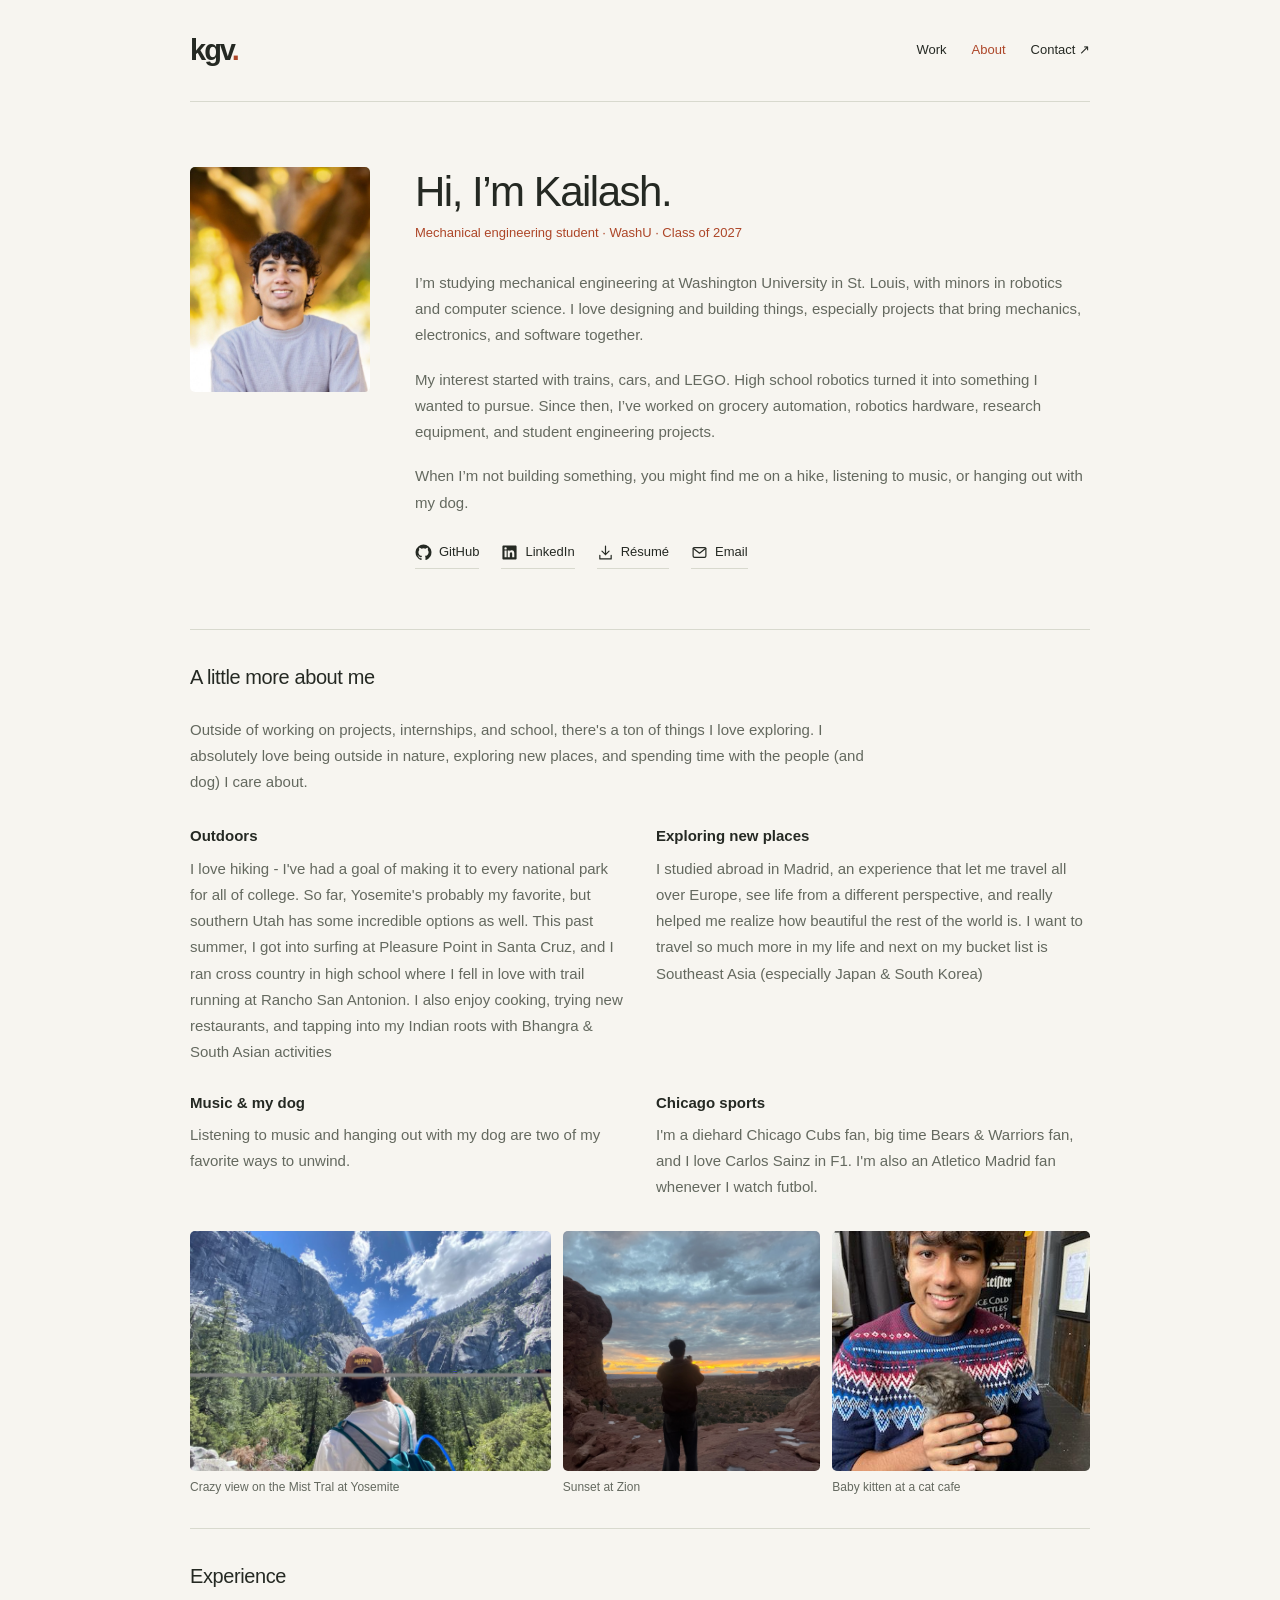
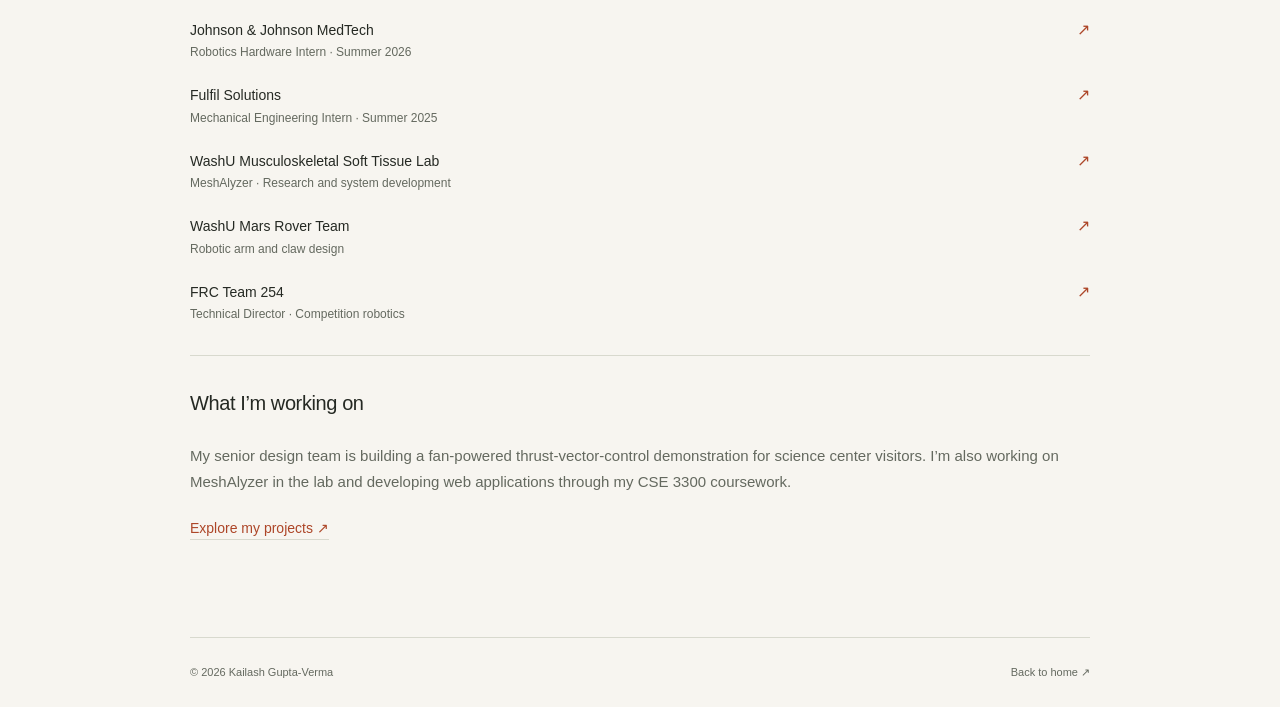
<file: portfolio/about.html>
<!DOCTYPE html><html lang="en"><head><meta charset="utf-8"><meta name="viewport" content="width=device-width,initial-scale=1"><title>Kailash Gupta-Verma</title><script>location.replace("../about.html" + location.search + location.hash);</script></head><body><a href="../about.html">Continue to portfolio</a></body></html>
</file>
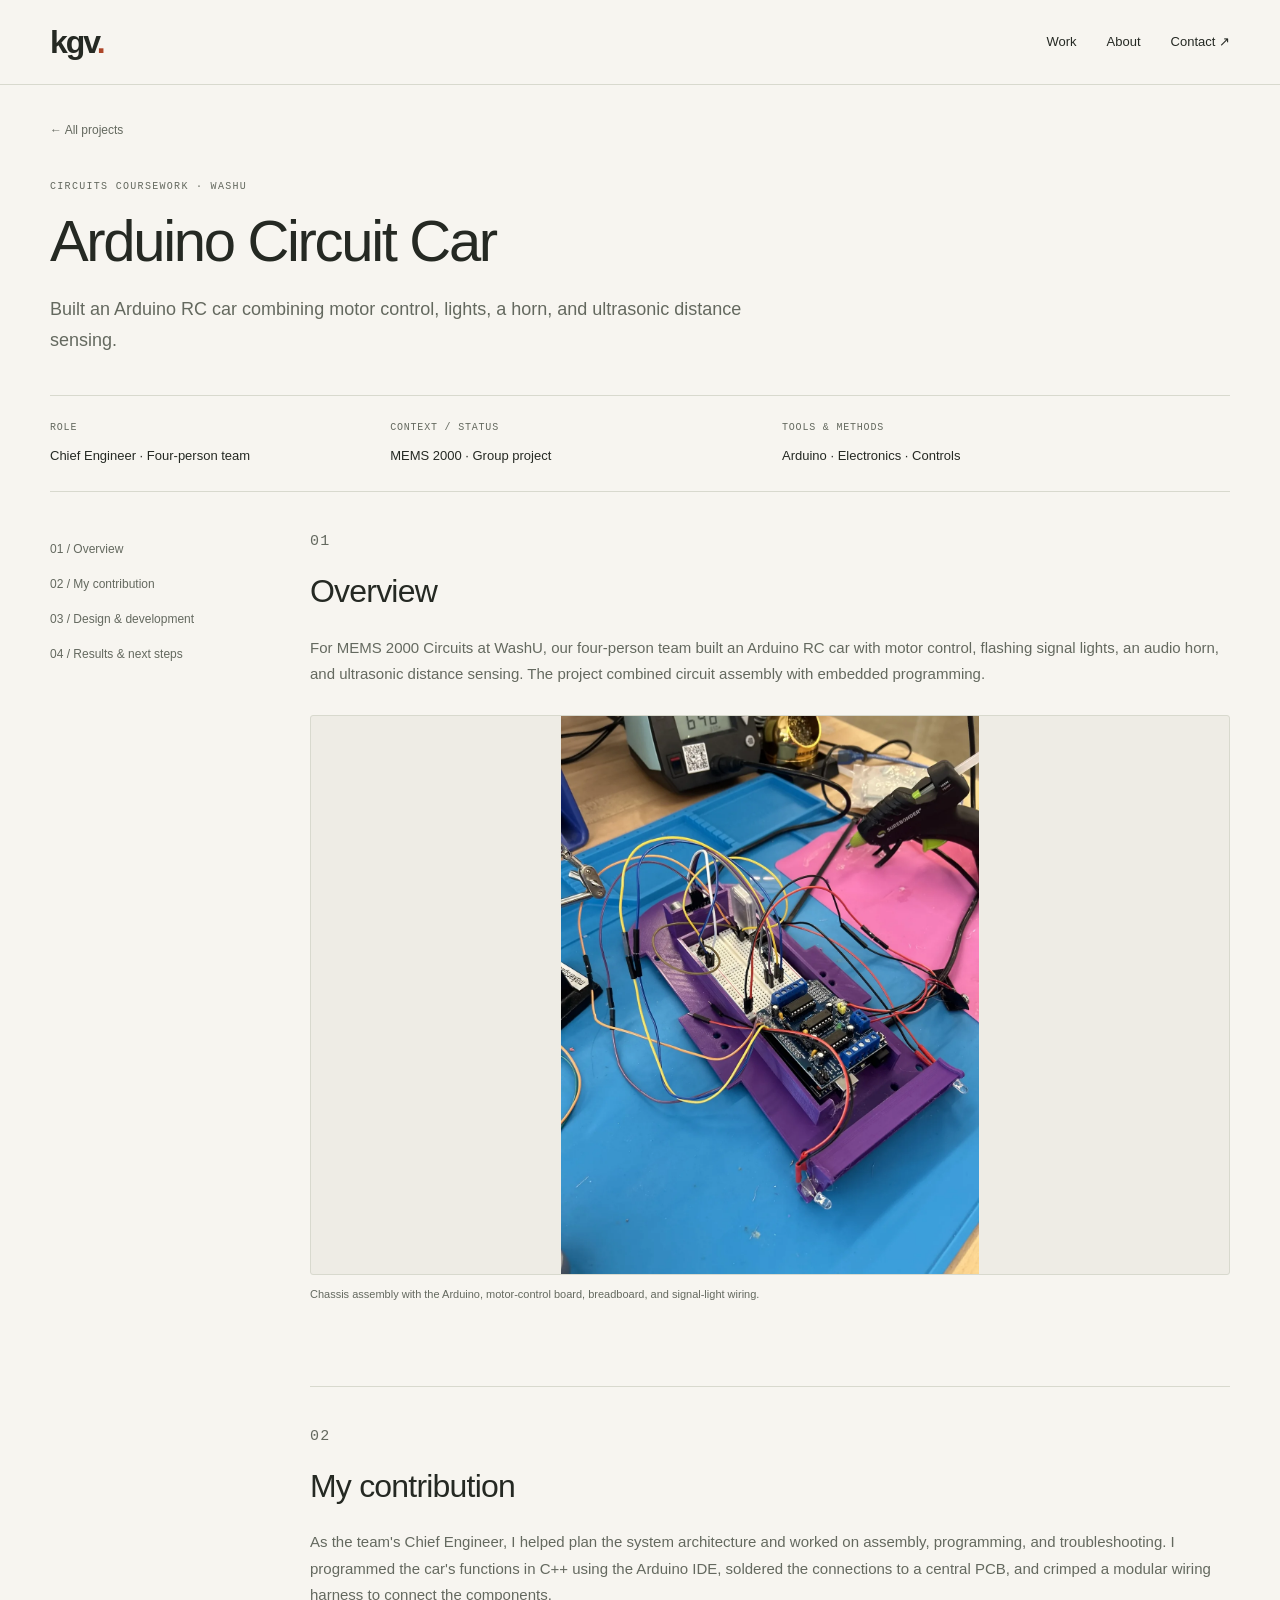
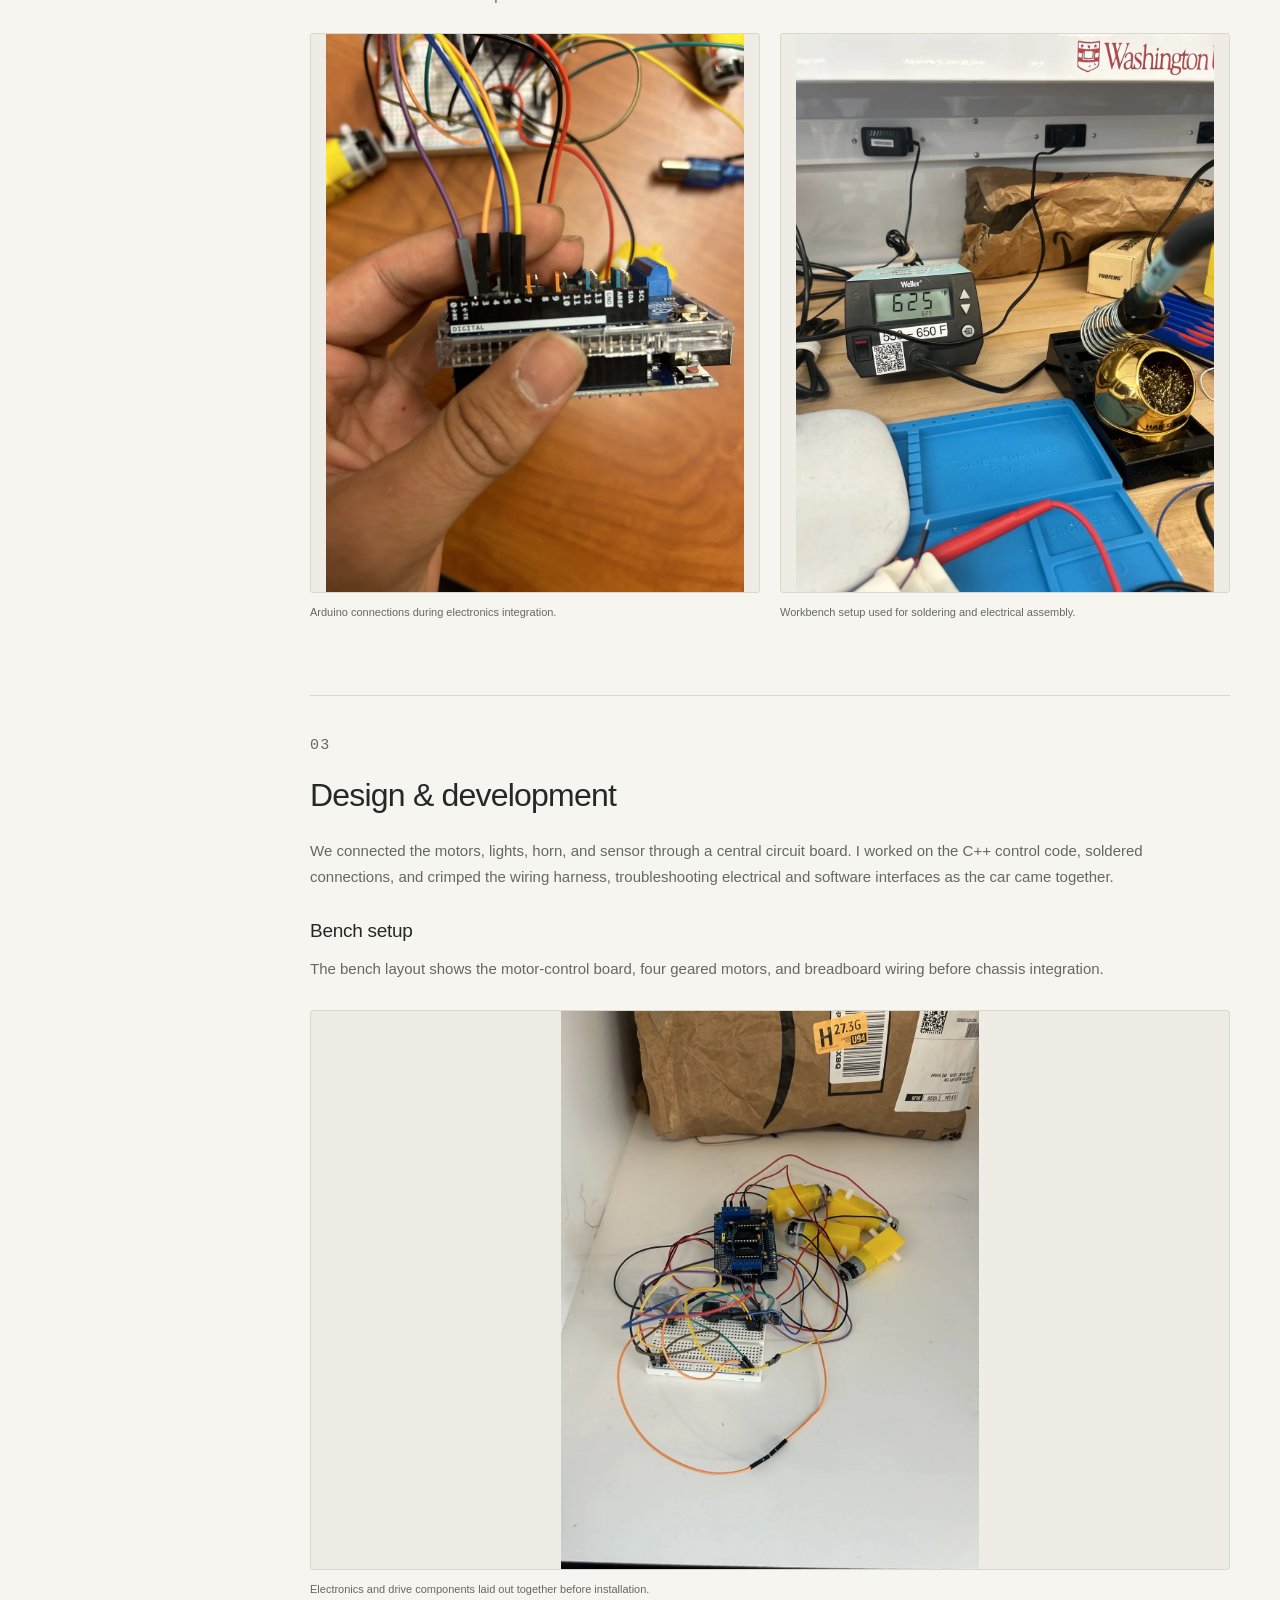
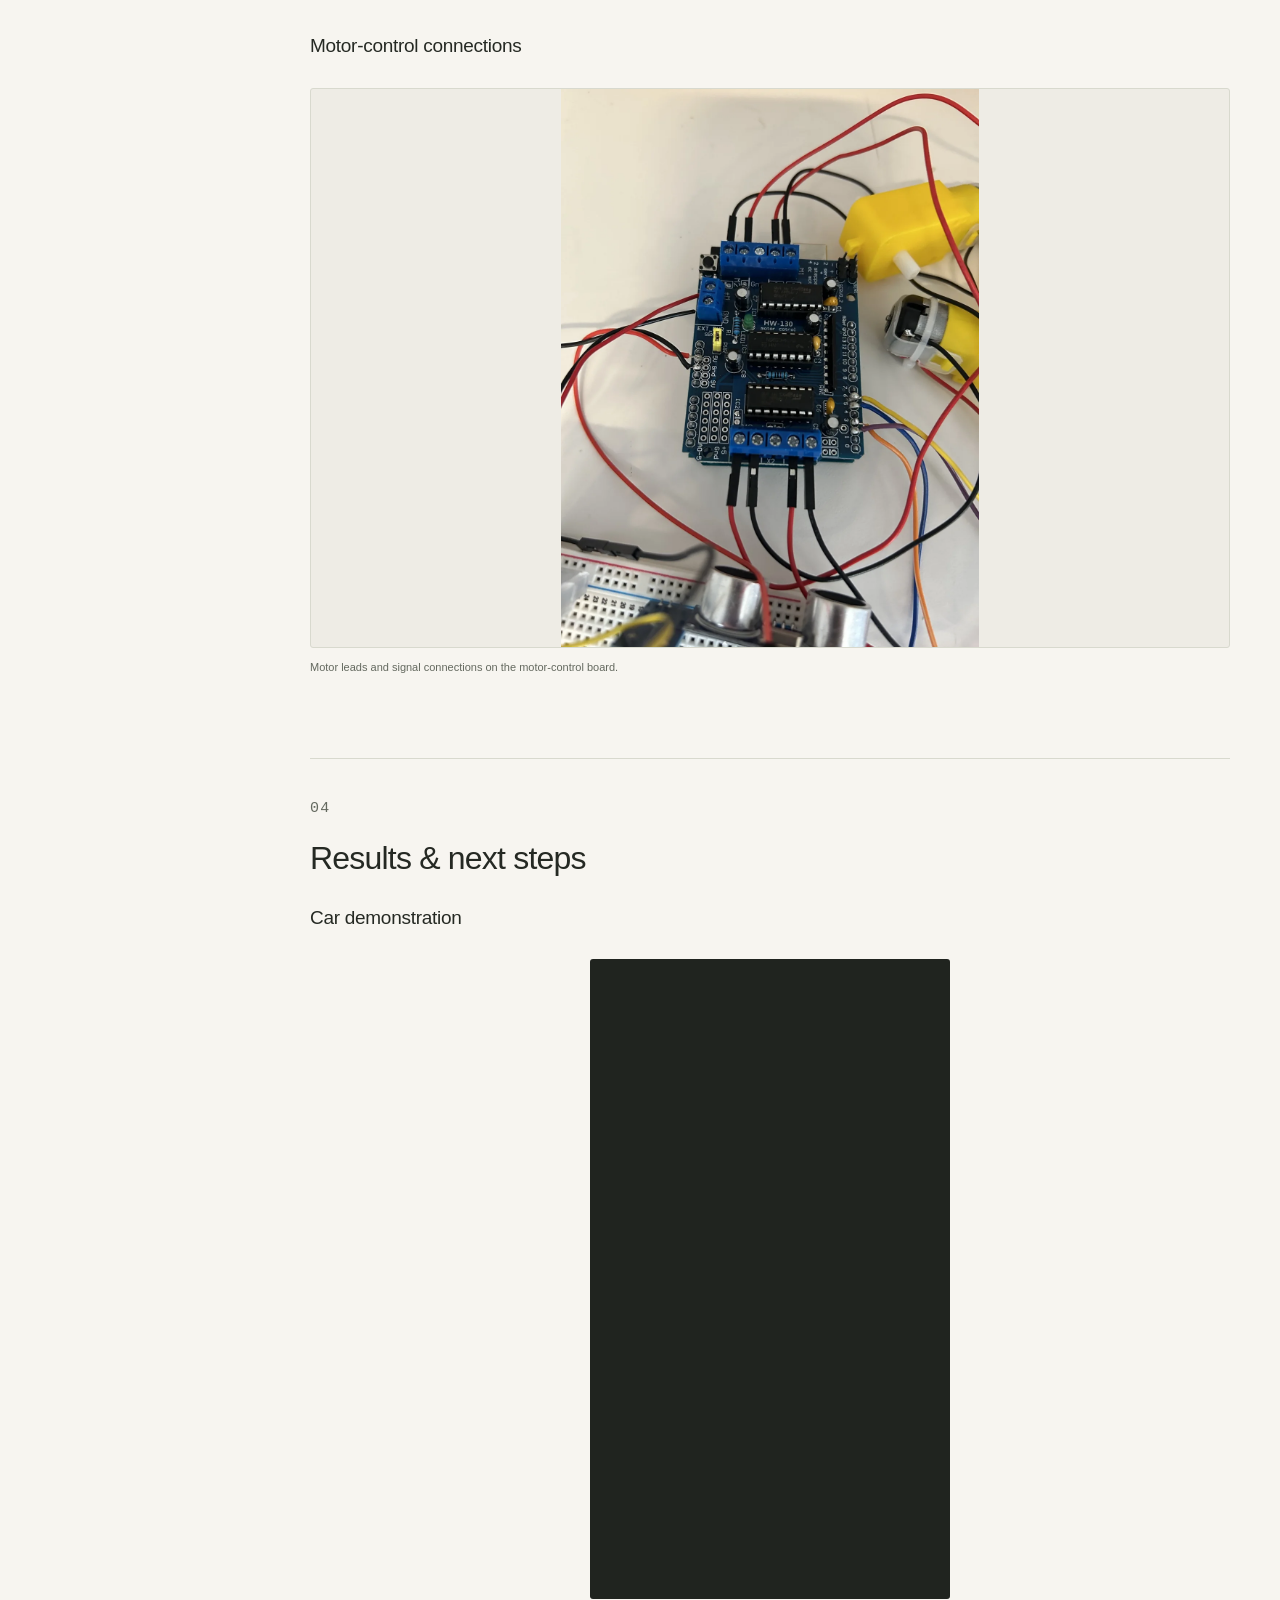
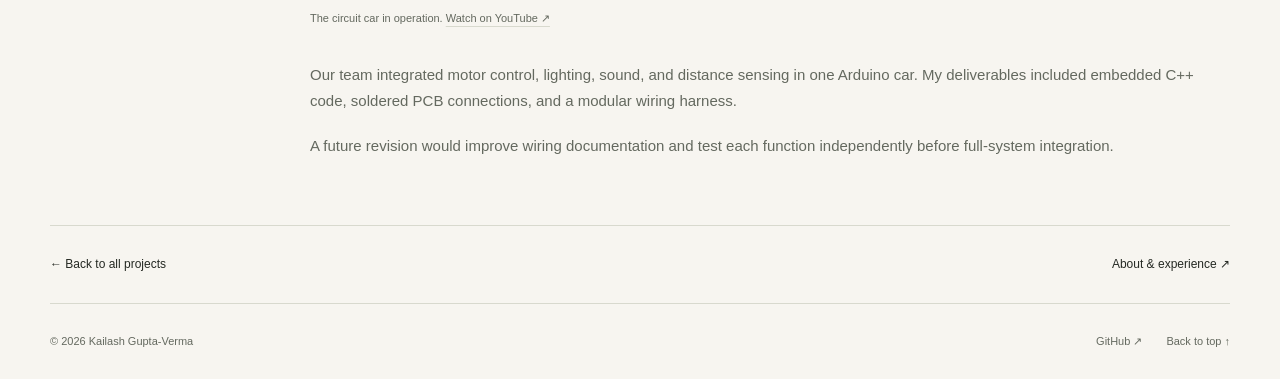
<file: projects/arduino-car.html>
<!DOCTYPE html>
<html lang="en">
<head>
    <meta charset="UTF-8">
    <meta name="viewport" content="width=device-width, initial-scale=1">
    <meta name="description" content="Built an Arduino RC car combining motor control, lights, a horn, and ultrasonic distance sensing.">
    <meta name="theme-color" content="#f7f5f0">
    <title>Arduino Circuit Car | Kailash Gupta-Verma</title>
    <link rel="stylesheet" href="../project-pages.css">
</head>
<body>
    <a class="skip-link" href="#main">Skip to content</a>
    <header class="site-header">
<div class="wrap header-inner">
        <a class="logo" href="../index.html" aria-label="Kailash Gupta-Verma home">kgv<span>.</span></a>
        <nav aria-label="Main navigation"><a href="../index.html#work">Work</a><a href="../about.html">About</a><a href="mailto:g.kailash@wustl.edu">Contact ↗</a></nav>
    </div></header>
    <main id="main" class="wrap">
        <header class="project-intro">
            <a class="back-link" href="../index.html#work">← All projects</a>
            <p class="eyebrow">Circuits coursework · WashU</p>
            <h1>Arduino Circuit Car</h1>
            <p class="lead">Built an Arduino RC car combining motor control, lights, a horn, and ultrasonic distance sensing.</p>
        </header>
        <dl class="project-facts">
<div><dt>Role</dt><dd>Chief Engineer · Four-person team</dd>
</div>
<div><dt>Context / status</dt><dd>MEMS 2000 · Group project</dd>
</div>
<div><dt>Tools &amp; methods</dt><dd>Arduino · Electronics · Controls</dd>
</div></dl>
        
        <div class="project-layout">
            <aside class="sidebar"><nav aria-label="On this page"><a href="#overview">01 / Overview</a><a href="#contribution">02 / My contribution</a><a href="#process">03 / Design & development</a><a href="#results">04 / Results & next steps</a></nav></aside>
            <div class="project-story">
<section id="overview" class="project-section">
<p class="section-number">01</p>
<h2>Overview</h2>
<p>For MEMS 2000 Circuits at WashU, our four-person team built an Arduino RC car with motor control, flashing signal lights, an audio horn, and ultrasonic distance sensing. The project combined circuit assembly with embedded programming.</p>

<figure><a href="../images/circuit-car/chassis-assembly.webp" target="_blank" rel="noopener noreferrer" aria-label="Open photograph: Circuit car electronics mounted in the purple chassis during assembly"><img src="../images/circuit-car/chassis-assembly.webp" alt="Circuit car electronics mounted in the purple chassis during assembly" width="1152" height="1536" loading="lazy" decoding="async"></a><figcaption>Chassis assembly with the Arduino, motor-control board, breadboard, and signal-light wiring.</figcaption></figure>
</section>
<section id="contribution" class="project-section">
<p class="section-number">02</p>
<h2>My contribution</h2>
<p>As the team&#x27;s Chief Engineer, I helped plan the system architecture and worked on assembly, programming, and troubleshooting. I programmed the car&#x27;s functions in C++ using the Arduino IDE, soldered the connections to a central PCB, and crimped a modular wiring harness to connect the components.</p>
<div class="image-pair">
<figure><a href="../images/circuit-car/arduino-wiring.webp" target="_blank" rel="noopener noreferrer" aria-label="Open photograph: Close-up of the Arduino digital header and jumper-wire connections"><img src="../images/circuit-car/arduino-wiring.webp" alt="Close-up of the Arduino digital header and jumper-wire connections" width="1152" height="1536" loading="lazy" decoding="async"></a><figcaption>Arduino connections during electronics integration.</figcaption></figure>

<figure><a href="../images/circuit-car/soldering-workstation.webp" target="_blank" rel="noopener noreferrer" aria-label="Open photograph: Soldering station and tools on the WashU electronics workbench"><img src="../images/circuit-car/soldering-workstation.webp" alt="Soldering station and tools on the WashU electronics workbench" width="1152" height="1536" loading="lazy" decoding="async"></a><figcaption>Workbench setup used for soldering and electrical assembly.</figcaption></figure>
</div></section>
<section id="process" class="project-section">
<p class="section-number">03</p>
<h2>Design & development</h2>
<p>We connected the motors, lights, horn, and sensor through a central circuit board. I worked on the C++ control code, soldered connections, and crimped the wiring harness, troubleshooting electrical and software interfaces as the car came together.</p>

<h3>Bench setup</h3>
<p>The bench layout shows the motor-control board, four geared motors, and breadboard wiring before chassis integration.</p>

<figure><a href="../images/circuit-car/bench-prototype.webp" target="_blank" rel="noopener noreferrer" aria-label="Open photograph: Breadboard prototype connected to a motor-control board and four yellow geared motors"><img src="../images/circuit-car/bench-prototype.webp" alt="Breadboard prototype connected to a motor-control board and four yellow geared motors" width="1152" height="1536" loading="lazy" decoding="async"></a><figcaption>Electronics and drive components laid out together before installation.</figcaption></figure>

<h3>Motor-control connections</h3>

<figure><a href="../images/circuit-car/motor-control.webp" target="_blank" rel="noopener noreferrer" aria-label="Open photograph: Close-up of the HW-130 motor-control board with motor leads and signal wiring"><img src="../images/circuit-car/motor-control.webp" alt="Close-up of the HW-130 motor-control board with motor leads and signal wiring" width="1152" height="1536" loading="lazy" decoding="async"></a><figcaption>Motor leads and signal connections on the motor-control board.</figcaption></figure>
</section>
<section id="results" class="project-section">
<p class="section-number">04</p>
<h2>Results & next steps</h2>
<h3>Car demonstration</h3>
<figure>
    <div style="width:min(100%,360px);aspect-ratio:9/16;margin-inline:auto;background:#20241f;border-radius:3px;overflow:hidden">
        <iframe src="https://www.youtube-nocookie.com/embed/8heTfG7Kt5I"
            title="Arduino Circuit Car functioning demonstration"
            width="360" height="640"
            style="display:block;width:100%;height:100%;border:0"
            loading="lazy"
            allow="accelerometer; autoplay; clipboard-write; encrypted-media; gyroscope; picture-in-picture; web-share"
            referrerpolicy="strict-origin-when-cross-origin"
            allowfullscreen></iframe>
    </div>
    <figcaption>The circuit car in operation. <a href="https://www.youtube.com/shorts/8heTfG7Kt5I" target="_blank" rel="noopener noreferrer">Watch on YouTube ↗</a></figcaption>
</figure>

<p>Our team integrated motor control, lighting, sound, and distance sensing in one Arduino car. My deliverables included embedded C++ code, soldered PCB connections, and a modular wiring harness.</p>
<p>A future revision would improve wiring documentation and test each function independently before full-system integration.</p>
</section>
</div>
        </div>
        <div class="project-end"><a href="../index.html#work">← Back to all projects</a><a href="../about.html">About & experience ↗</a>
</div>
    </main>
    <footer class="wrap footer">
<p>© 2026 Kailash Gupta-Verma</p><a href="https://github.com/kailashguptaverma">GitHub ↗</a><a href="#main">Back to top ↑</a></footer>
</body>
</html>
</file>
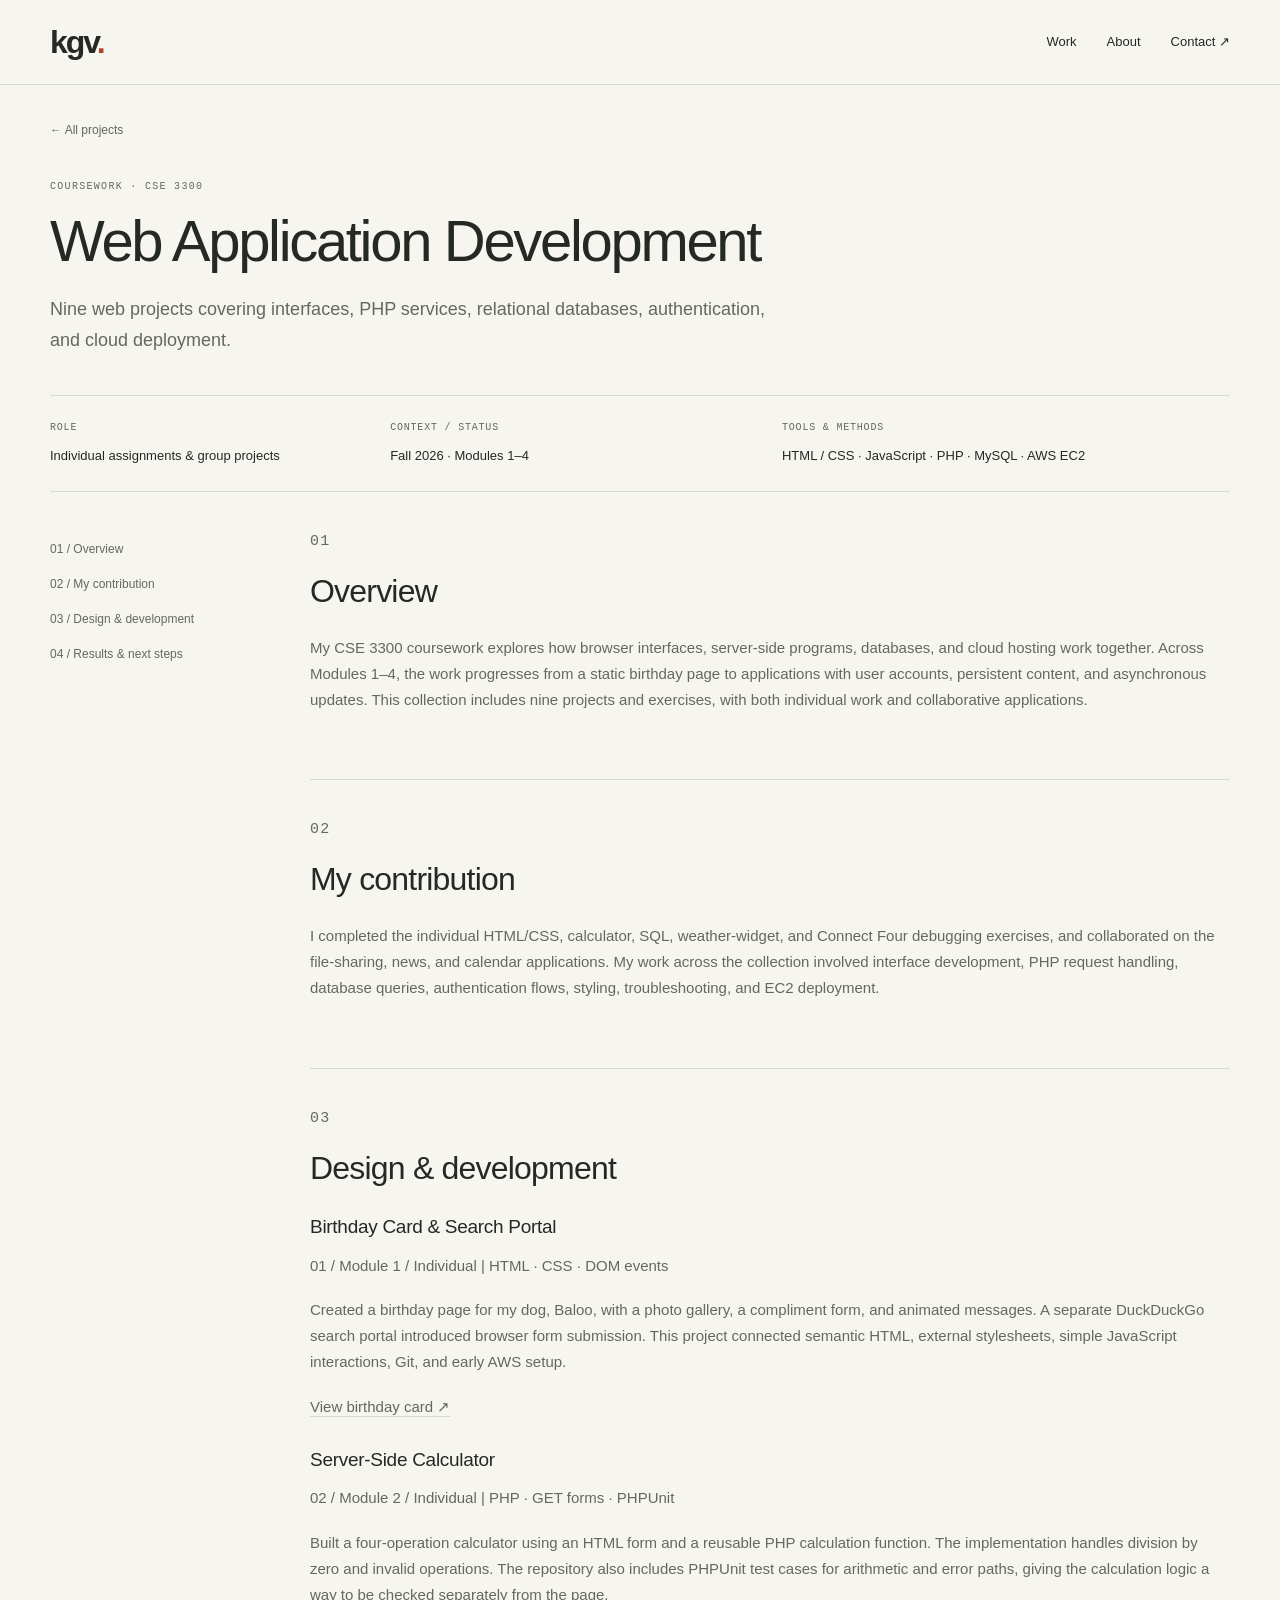
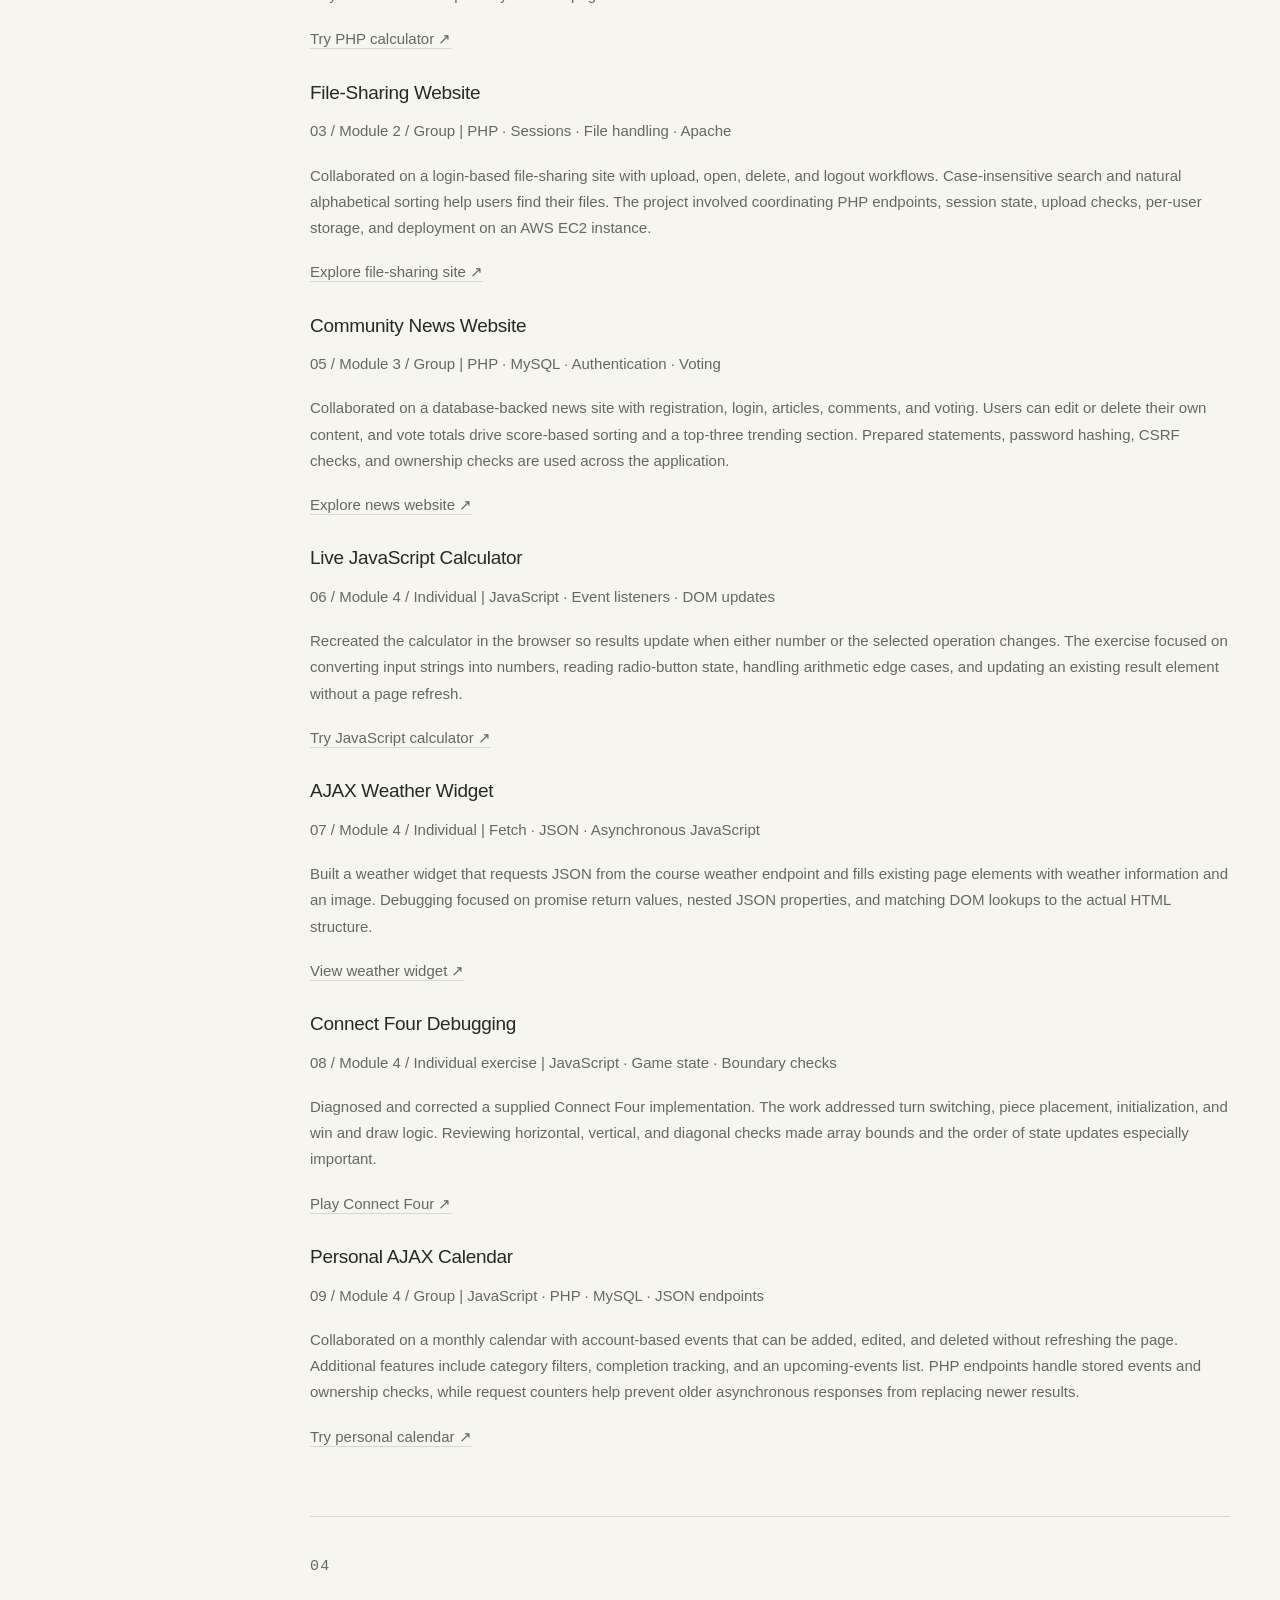
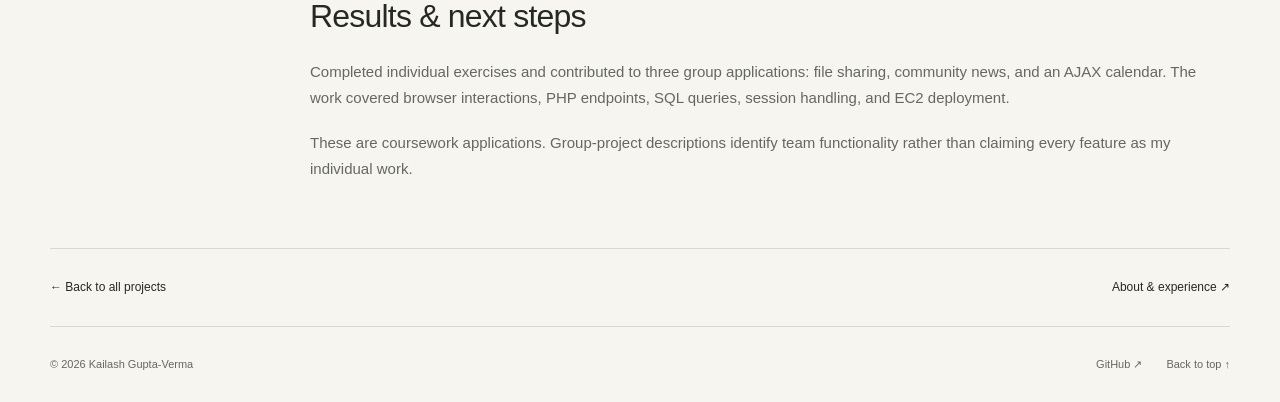
<file: projects/cse330.html>
<!DOCTYPE html>
<html lang="en">
<head>
    <meta charset="UTF-8">
    <meta name="viewport" content="width=device-width, initial-scale=1">
    <meta name="description" content="Nine web projects covering interfaces, PHP services, relational databases, authentication, and cloud deployment.">
    <meta name="theme-color" content="#f7f5f0">
    <title>Web Application Development | Kailash Gupta-Verma</title>
    <link rel="stylesheet" href="../project-pages.css">
</head>
<body>
    <a class="skip-link" href="#main">Skip to content</a>
    <header class="site-header">
<div class="wrap header-inner">
        <a class="logo" href="../index.html" aria-label="Kailash Gupta-Verma home">kgv<span>.</span></a>
        <nav aria-label="Main navigation"><a href="../index.html#work">Work</a><a href="../about.html">About</a><a href="mailto:g.kailash@wustl.edu">Contact ↗</a></nav>
    </div></header>
    <main id="main" class="wrap">
        <header class="project-intro">
            <a class="back-link" href="../index.html#work">← All projects</a>
            <p class="eyebrow">Coursework · CSE 3300</p>
            <h1>Web Application Development</h1>
            <p class="lead">Nine web projects covering interfaces, PHP services, relational databases, authentication, and cloud deployment.</p>
        </header>
        <dl class="project-facts">
<div><dt>Role</dt><dd>Individual assignments &amp; group projects</dd>
</div>
<div><dt>Context / status</dt><dd>Fall 2026 · Modules 1–4</dd>
</div>
<div><dt>Tools &amp; methods</dt><dd>HTML / CSS · JavaScript · PHP · MySQL · AWS EC2</dd>
</div></dl>
        
        <div class="project-layout">
            <aside class="sidebar"><nav aria-label="On this page"><a href="#overview">01 / Overview</a><a href="#contribution">02 / My contribution</a><a href="#process">03 / Design & development</a><a href="#results">04 / Results & next steps</a></nav></aside>
            <div class="project-story">
<section id="overview" class="project-section">
<p class="section-number">01</p>
<h2>Overview</h2>
<p>My CSE 3300 coursework explores how browser interfaces, server-side programs, databases, and cloud hosting work together. Across Modules 1–4, the work progresses from a static birthday page to applications with user accounts, persistent content, and asynchronous updates. This collection includes nine projects and exercises, with both individual work and collaborative applications.</p>
</section>
<section id="contribution" class="project-section">
<p class="section-number">02</p>
<h2>My contribution</h2>
<p>I completed the individual HTML/CSS, calculator, SQL, weather-widget, and Connect Four debugging exercises, and collaborated on the file-sharing, news, and calendar applications. My work across the collection involved interface development, PHP request handling, database queries, authentication flows, styling, troubleshooting, and EC2 deployment. </p>
</section>
<section id="process" class="project-section">
<p class="section-number">03</p>
<h2>Design & development</h2>
<h3>Birthday Card &amp; Search Portal</h3>
<p>01 / Module 1 / Individual | HTML · CSS · DOM events</p>
<p>Created a birthday page for my dog, Baloo, with a photo gallery, a compliment form, and animated messages. A separate DuckDuckGo search portal introduced browser form submission. This project connected semantic HTML, external stylesheets, simple JavaScript interactions, Git, and early AWS setup.</p>
<p><a class="text-link" href="http://18.117.250.39/~kailashgv/balooSite/main.html" target="_blank" rel="noopener noreferrer">View birthday card ↗</a></p>
<h3>Server-Side Calculator</h3>
<p>02 / Module 2 / Individual | PHP · GET forms · PHPUnit</p>
<p>Built a four-operation calculator using an HTML form and a reusable PHP calculation function. The implementation handles division by zero and invalid operations. The repository also includes PHPUnit test cases for arithmetic and error paths, giving the calculation logic a way to be checked separately from the page.</p>
<p><a class="text-link" href="http://18.117.250.39/~kailashgv/calculator.php" target="_blank" rel="noopener noreferrer">Try PHP calculator ↗</a></p>
<h3>File-Sharing Website</h3>
<p>03 / Module 2 / Group | PHP · Sessions · File handling · Apache</p>
<p>Collaborated on a login-based file-sharing site with upload, open, delete, and logout workflows. Case-insensitive search and natural alphabetical sorting help users find their files. The project involved coordinating PHP endpoints, session state, upload checks, per-user storage, and deployment on an AWS EC2 instance.</p>
<p><a class="text-link" href="http://ec2-3-12-196-7.us-east-2.compute.amazonaws.com/~karishma/fileshare/index.php" target="_blank" rel="noopener noreferrer">Explore file-sharing site ↗</a></p>
<h3>Community News Website</h3>
<p>05 / Module 3 / Group | PHP · MySQL · Authentication · Voting</p>
<p>Collaborated on a database-backed news site with registration, login, articles, comments, and voting. Users can edit or delete their own content, and vote totals drive score-based sorting and a top-three trending section. Prepared statements, password hashing, CSRF checks, and ownership checks are used across the application.</p>
<p><a class="text-link" href="http://18.117.250.39/~kailashgv/news_site/" target="_blank" rel="noopener noreferrer">Explore news website ↗</a></p>
<h3>Live JavaScript Calculator</h3>
<p>06 / Module 4 / Individual | JavaScript · Event listeners · DOM updates</p>
<p>Recreated the calculator in the browser so results update when either number or the selected operation changes. The exercise focused on converting input strings into numbers, reading radio-button state, handling arithmetic edge cases, and updating an existing result element without a page refresh.</p>
<p><a class="text-link" href="http://18.117.250.39/~kailashgv/js_calc/js_calculator.html" target="_blank" rel="noopener noreferrer">Try JavaScript calculator ↗</a></p>
<h3>AJAX Weather Widget</h3>
<p>07 / Module 4 / Individual | Fetch · JSON · Asynchronous JavaScript</p>
<p>Built a weather widget that requests JSON from the course weather endpoint and fills existing page elements with weather information and an image. Debugging focused on promise return values, nested JSON properties, and matching DOM lookups to the actual HTML structure.</p>
<p><a class="text-link" href="http://18.117.250.39/~kailashgv/weather/weather.html" target="_blank" rel="noopener noreferrer">View weather widget ↗</a></p>
<h3>Connect Four Debugging</h3>
<p>08 / Module 4 / Individual exercise | JavaScript · Game state · Boundary checks</p>
<p>Diagnosed and corrected a supplied Connect Four implementation. The work addressed turn switching, piece placement, initialization, and win and draw logic. Reviewing horizontal, vertical, and diagonal checks made array bounds and the order of state updates especially important.</p>
<p><a class="text-link" href="http://18.117.250.39/~kailashgv/connect4/connect4.html" target="_blank" rel="noopener noreferrer">Play Connect Four ↗</a></p>
<h3>Personal AJAX Calendar</h3>
<p>09 / Module 4 / Group | JavaScript · PHP · MySQL · JSON endpoints</p>
<p>Collaborated on a monthly calendar with account-based events that can be added, edited, and deleted without refreshing the page. Additional features include category filters, completion tracking, and an upcoming-events list. PHP endpoints handle stored events and ownership checks, while request counters help prevent older asynchronous responses from replacing newer results.</p>
<p><a class="text-link" href="http://18.117.250.39/~kailashgv/calendar/" target="_blank" rel="noopener noreferrer">Try personal calendar ↗</a></p>
</section>
<section id="results" class="project-section">
<p class="section-number">04</p>
<h2>Results & next steps</h2>
<p>Completed individual exercises and contributed to three group applications: file sharing, community news, and an AJAX calendar. The work covered browser interactions, PHP endpoints, SQL queries, session handling, and EC2 deployment.</p>
<p>These are coursework applications. Group-project descriptions identify team functionality rather than claiming every feature as my individual work.</p>
</section>
</div>
        </div>
        <div class="project-end"><a href="../index.html#work">← Back to all projects</a><a href="../about.html">About & experience ↗</a>
</div>
    </main>
    <footer class="wrap footer">
<p>© 2026 Kailash Gupta-Verma</p><a href="https://github.com/kailashguptaverma">GitHub ↗</a><a href="#main">Back to top ↑</a></footer>
</body>
</html>
</file>
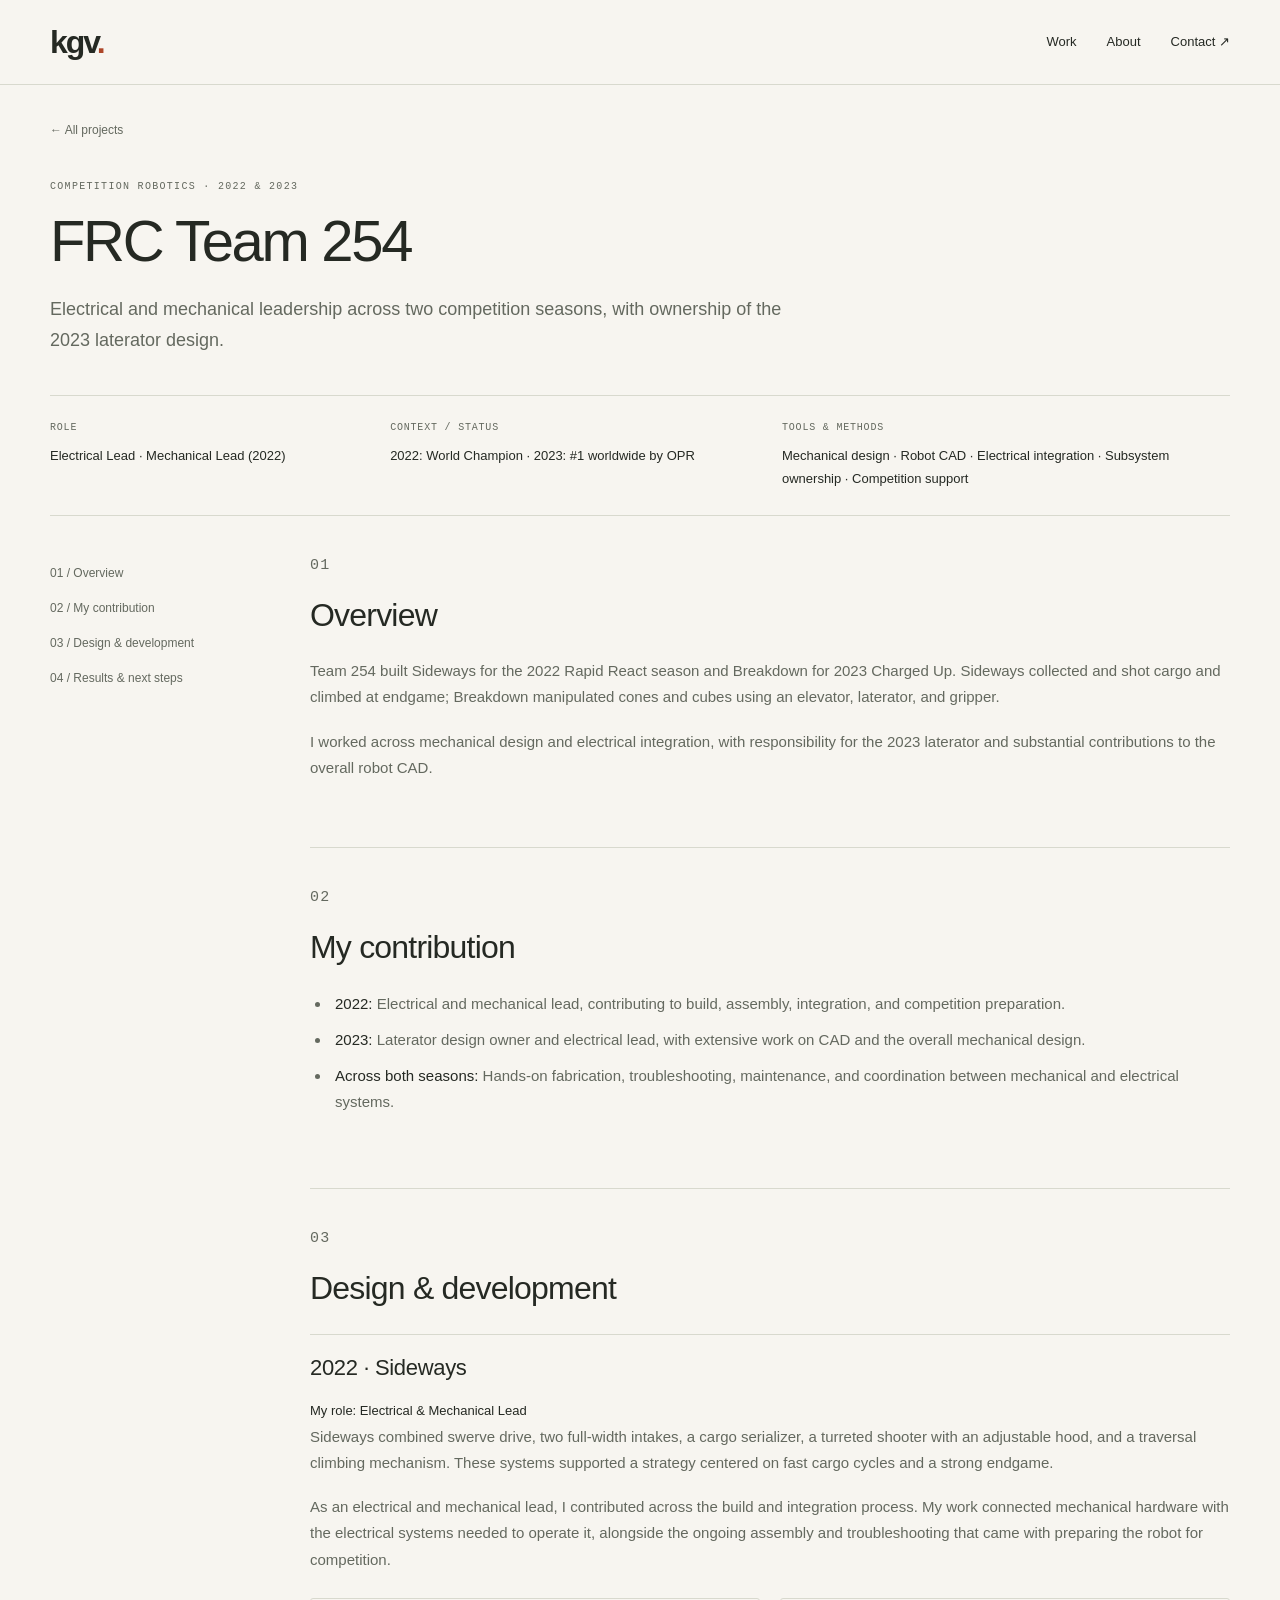
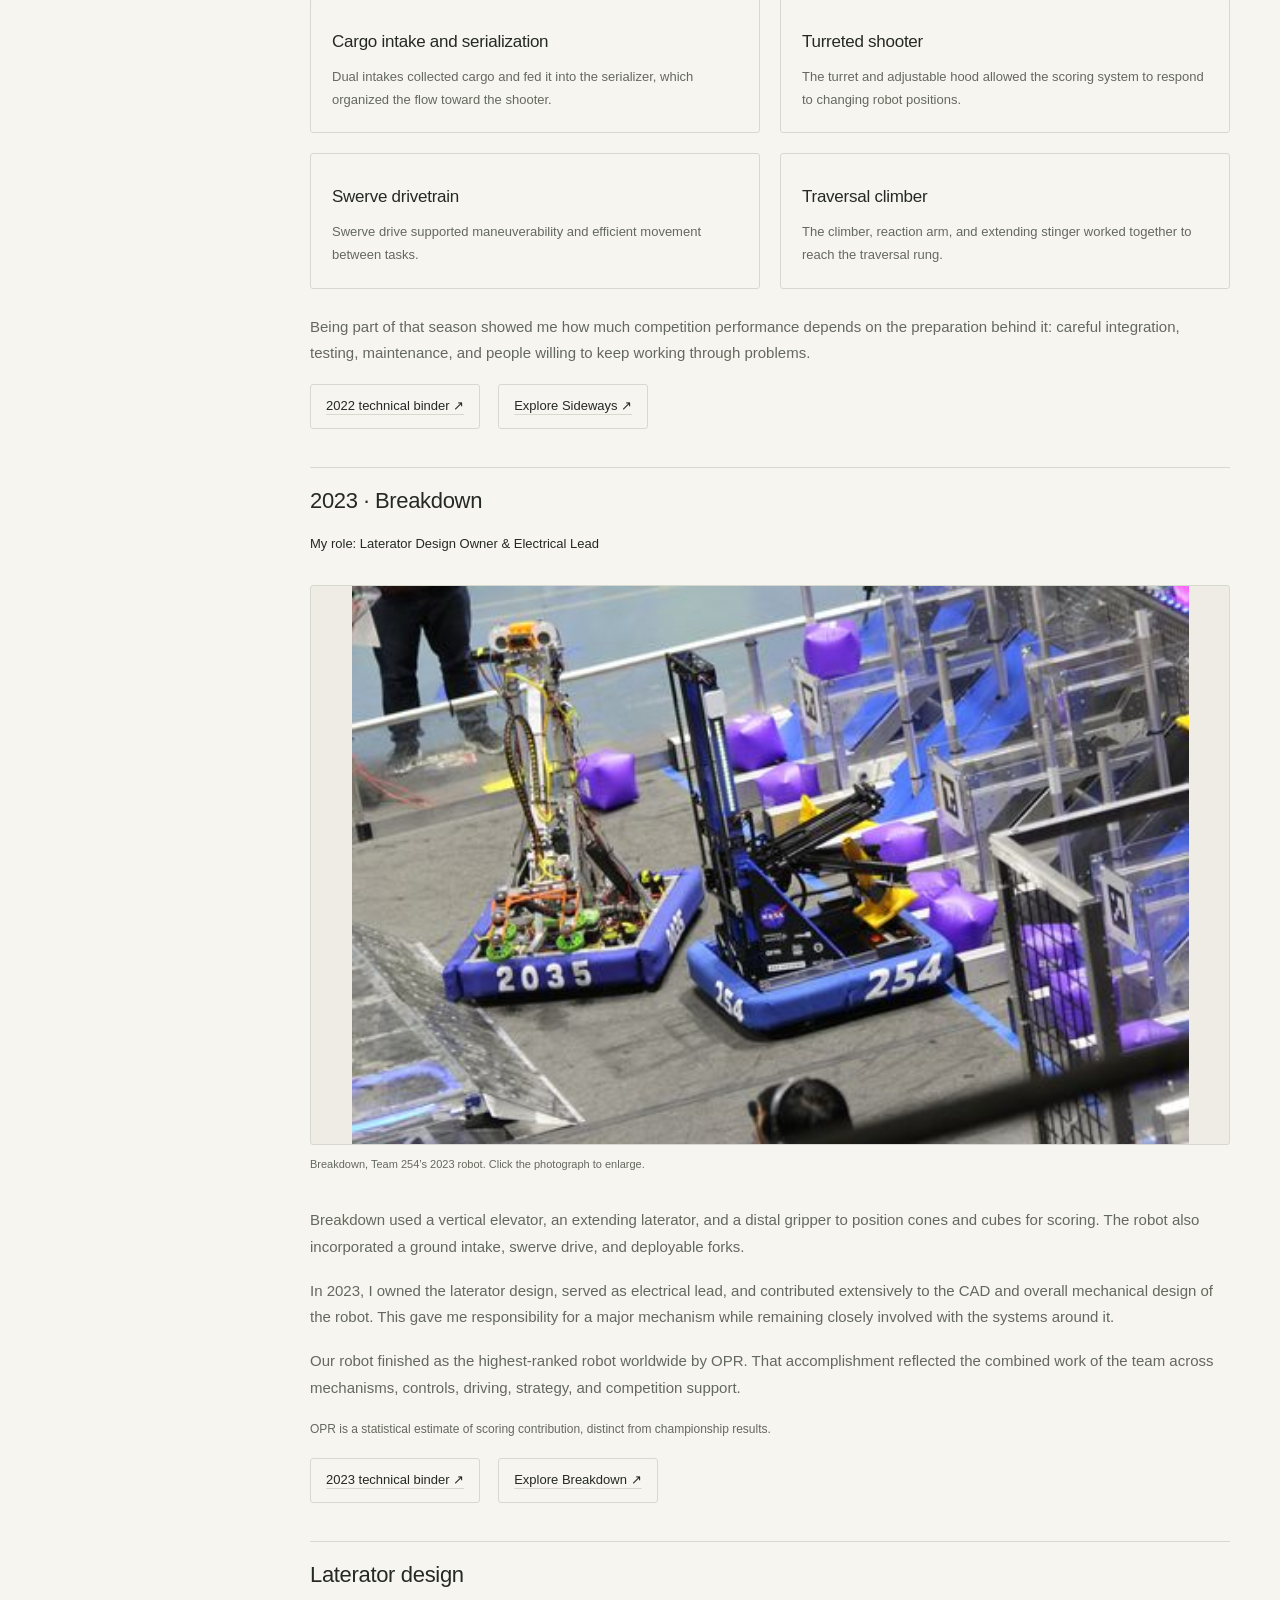
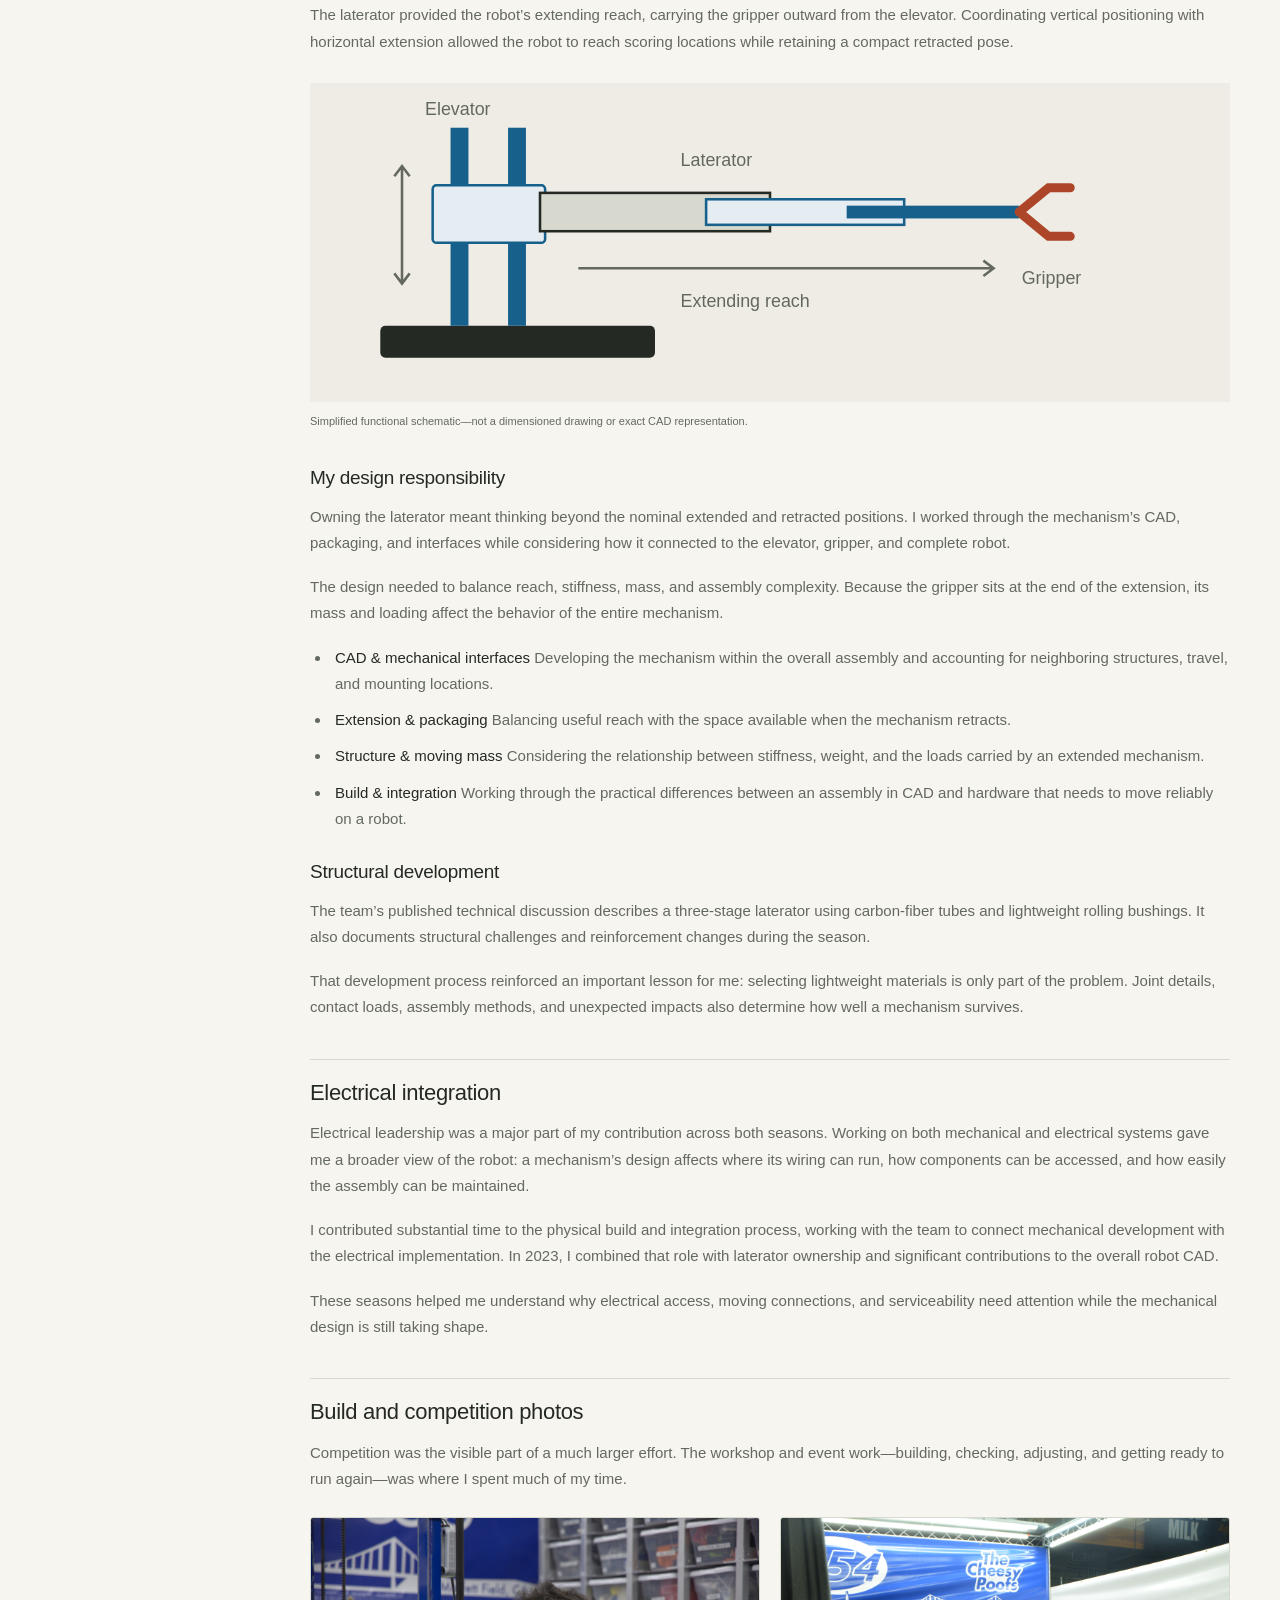
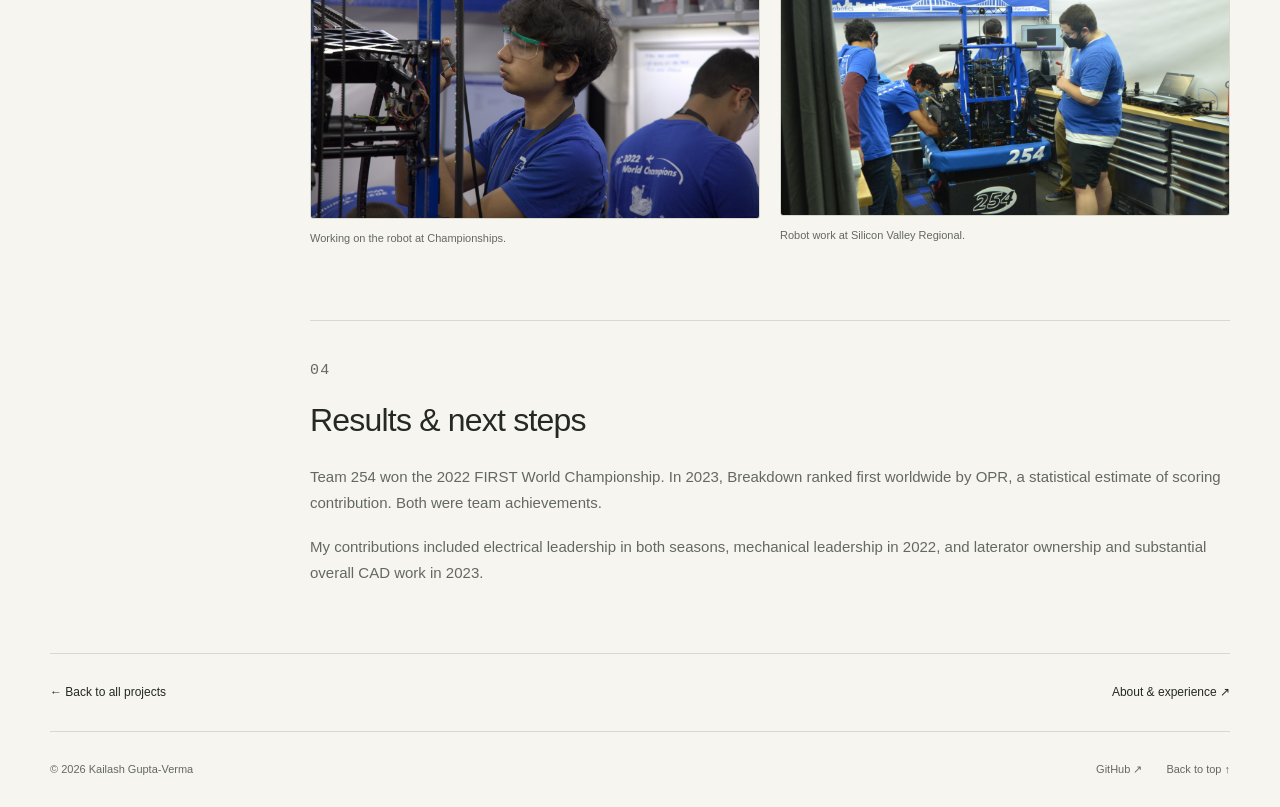
<file: projects/frc.html>
<!DOCTYPE html>
<html lang="en">
<head>
    <meta charset="UTF-8">
    <meta name="viewport" content="width=device-width, initial-scale=1">
    <meta name="description" content="Electrical and mechanical leadership across two competition seasons, with ownership of the 2023 laterator design.">
    <meta name="theme-color" content="#f7f5f0">
    <title>FRC Team 254 | Kailash Gupta-Verma</title>
    <link rel="stylesheet" href="../project-pages.css">
</head>
<body>
    <a class="skip-link" href="#main">Skip to content</a>
    <header class="site-header">
<div class="wrap header-inner">
        <a class="logo" href="../index.html" aria-label="Kailash Gupta-Verma home">kgv<span>.</span></a>
        <nav aria-label="Main navigation"><a href="../index.html#work">Work</a><a href="../about.html">About</a><a href="mailto:g.kailash@wustl.edu">Contact ↗</a></nav>
    </div></header>
    <main id="main" class="wrap">
        <header class="project-intro">
            <a class="back-link" href="../index.html#work">← All projects</a>
            <p class="eyebrow">Competition robotics · 2022 &amp; 2023</p>
            <h1>FRC Team 254</h1>
            <p class="lead">Electrical and mechanical leadership across two competition seasons, with ownership of the 2023 laterator design.</p>
        </header>
        <dl class="project-facts">
<div><dt>Role</dt><dd>Electrical Lead · Mechanical Lead (2022)</dd>
</div>
<div><dt>Context / status</dt><dd>2022: World Champion · 2023: #1 worldwide by OPR</dd>
</div>
<div><dt>Tools &amp; methods</dt><dd>Mechanical design · Robot CAD · Electrical integration · Subsystem ownership · Competition support</dd>
</div></dl>
        
        <div class="project-layout">
            <aside class="sidebar"><nav aria-label="On this page"><a href="#overview">01 / Overview</a><a href="#contribution">02 / My contribution</a><a href="#process">03 / Design & development</a><a href="#results">04 / Results & next steps</a></nav></aside>
            <div class="project-story">
<section id="overview" class="project-section">
<p class="section-number">01</p>
<h2>Overview</h2>
<p>Team 254 built Sideways for the 2022 Rapid React season and Breakdown for 2023 Charged Up. Sideways collected and shot cargo and climbed at endgame; Breakdown manipulated cones and cubes using an elevator, laterator, and gripper.</p>
<p>I worked across mechanical design and electrical integration, with responsibility for the 2023 laterator and substantial contributions to the overall robot CAD.</p>
</section>
<section id="contribution" class="project-section">
<p class="section-number">02</p>
<h2>My contribution</h2><ul class="work-list"><li><strong>2022:</strong> Electrical and mechanical lead, contributing to build, assembly, integration, and competition preparation.</li><li><strong>2023:</strong> Laterator design owner and electrical lead, with extensive work on CAD and the overall mechanical design.</li><li><strong>Across both seasons:</strong> Hands-on fabrication, troubleshooting, maintenance, and coordination between mechanical and electrical systems.</li></ul>
</section>
<section id="process" class="project-section">
<p class="section-number">03</p>
<h2>Design & development</h2>
<div class="technical-topic" id="sideways-detail">
<h3 class="topic-title">2022 · Sideways</h3>
                    

                    

                    <span class="role-label">
                        My role: Electrical &amp; Mechanical Lead
                    </span>

                    <p>
                        Sideways combined swerve drive, two full-width
                        intakes, a cargo serializer, a turreted shooter
                        with an adjustable hood, and a traversal climbing
                        mechanism. These systems supported a strategy
                        centered on fast cargo cycles and a strong endgame.
                    </p>

                    <p>
                        As an electrical and mechanical lead, I contributed
                        across the build and integration process. My work
                        connected mechanical hardware with the electrical
                        systems needed to operate it, alongside the ongoing
                        assembly and troubleshooting that came with preparing
                        the robot for competition.
                    </p>

                    <div class="feature-grid">
                        <article class="feature">
                            <h3>Cargo intake and serialization</h3>
                            <p>
                                Dual intakes collected cargo and fed it
                                into the serializer, which organized the
                                flow toward the shooter.
                            </p>
                        </article>

                        <article class="feature">
                            <h3>Turreted shooter</h3>
                            <p>
                                The turret and adjustable hood allowed
                                the scoring system to respond to changing
                                robot positions.
                            </p>
                        </article>

                        <article class="feature">
                            <h3>Swerve drivetrain</h3>
                            <p>
                                Swerve drive supported maneuverability
                                and efficient movement between tasks.
                            </p>
                        </article>

                        <article class="feature">
                            <h3>Traversal climber</h3>
                            <p>
                                The climber, reaction arm, and extending
                                stinger worked together to reach the
                                traversal rung.
                            </p>
                        </article>
                    </div>

                    

                    <p>
                        Being part of that season showed me how much
                        competition performance depends on the preparation
                        behind it: careful integration, testing, maintenance,
                        and people willing to keep working through problems.
                    </p>

                    <div class="resource-links">
                        <a class="button" href="https://media.team254.com/2022/10/8f2407a5-Team_254_Tech_Binder_2022.pdf" target="_blank" rel="noopener noreferrer">
                            2022 technical binder ↗
                        </a>

                        <a class="button" href="https://www.team254.com/first/2022/" target="_blank" rel="noopener noreferrer">
                            Explore Sideways ↗
                        </a>
                    </div>
                </div>
<div class="technical-topic" id="breakdown-detail">
<h3 class="topic-title">2023 · Breakdown</h3>
                    

                    

                    <span class="role-label">
                        My role: Laterator Design Owner &amp; Electrical Lead
                    </span>

                    <figure class="photo">
                        <a href="../images/2023-robot.jpeg" target="_blank" rel="noopener noreferrer">
                            <img src="../images/2023-robot.jpeg" alt="Team 254&#x27;s 2023 competition robot, Breakdown" loading="lazy">
                        </a>

                        <figcaption>
                            Breakdown, Team 254’s 2023 robot.
                            Click the photograph to enlarge.
                        </figcaption>
                    </figure>

                    <p>
                        Breakdown used a vertical elevator, an extending
                        laterator, and a distal gripper to position cones
                        and cubes for scoring. The robot also incorporated
                        a ground intake, swerve drive, and deployable forks.
                    </p>

                    <p>
                        In 2023, I owned the laterator design, served as
                        electrical lead, and contributed extensively to
                        the CAD and overall mechanical design of the robot.
                        This gave me responsibility for a major mechanism
                        while remaining closely involved with the systems
                        around it.
                    </p>

                    <p>
                        Our robot finished as the highest-ranked robot
                        worldwide by OPR. That accomplishment reflected
                        the combined work of the team across mechanisms,
                        controls, driving, strategy, and competition support.
                    </p>

                    <p class="small-note">
                        OPR is a statistical estimate of scoring
                        contribution, distinct from championship results.
                    </p>

                    <div class="resource-links">
                        <a class="button" href="https://media.team254.com/2023/10/90bc07c6-2023-Tech-Binder-V6.pdf" target="_blank" rel="noopener noreferrer">
                            2023 technical binder ↗
                        </a>

                        <a class="button" href="https://www.team254.com/first/2023/" target="_blank" rel="noopener noreferrer">
                            Explore Breakdown ↗
                        </a>
                    </div>
                </div>
<div class="technical-topic" id="laterator-detail">
<h3 class="topic-title">Laterator design</h3>
                    

                    

                    <p>
                        The laterator provided the robot’s extending reach,
                        carrying the gripper outward from the elevator.
                        Coordinating vertical positioning with horizontal
                        extension allowed the robot to reach scoring
                        locations while retaining a compact retracted pose.
                    </p>

                    <figure class="schematic">
                        <svg viewbox="0 0 720 250" role="img" aria-labelledby="diagram-title diagram-description">

                            <title id="diagram-title">
                                Elevator and laterator concept
                            </title>

                            <desc id="diagram-description">
                                A simplified schematic shows an elevator
                                providing vertical travel, a telescoping
                                laterator extending outward, and a gripper
                                at the end.
                            </desc>

                            
                            <rect x="55" y="190" width="215" height="25" rx="4" fill="#252923">
                            </rect>

                            
                            <rect x="110" y="35" width="14" height="155" fill="#17608c">
                            </rect>

                            <rect x="155" y="35" width="14" height="155" fill="#17608c">
                            </rect>

                            
                            <rect x="96" y="80" width="88" height="45" rx="3" fill="#e5edf2" stroke="#17608c" stroke-width="2">
                            </rect>

                            
                            <rect x="180" y="86" width="180" height="30" fill="#d8d9ce" stroke="#252923" stroke-width="2">
                            </rect>

                            <rect x="310" y="91" width="155" height="20" fill="#e5edf2" stroke="#17608c" stroke-width="2">
                            </rect>

                            <rect x="420" y="96" width="135" height="10" fill="#17608c">
                            </rect>

                            
                            <path d="M555 101 L578 82 L595 82
                                   M555 101 L578 120 L595 120" fill="none" stroke="#ad4628" stroke-width="7" stroke-linecap="round">
                            </path>

                            
                            <path d="M72 65 V157
                                   M66 73 L72 65 L78 73
                                   M66 149 L72 157 L78 149" fill="none" stroke="#64695f" stroke-width="2">
                            </path>

                            
                            <path d="M210 145 H535
                                   M527 139 L535 145 L527 151" fill="none" stroke="#64695f" stroke-width="2">
                            </path>

                            <g font-family="Arial, Helvetica, sans-serif" font-size="14" fill="#64695f">
                                <text x="90" y="25">Elevator</text>
                                <text x="290" y="65">Laterator</text>
                                <text x="557" y="157">Gripper</text>
                                <text x="290" y="175">Extending reach</text>
                            </g>
                        </svg>

                        <figcaption>
                            Simplified functional schematic—not a
                            dimensioned drawing or exact CAD representation.
                        </figcaption>
                    </figure>

                    <h3>My design responsibility</h3>

                    <p>
                        Owning the laterator meant thinking beyond the
                        nominal extended and retracted positions. I worked
                        through the mechanism’s CAD, packaging, and interfaces
                        while considering how it connected to the elevator,
                        gripper, and complete robot.
                    </p>

                    <p>
                        The design needed to balance reach, stiffness, mass,
                        and assembly complexity. Because the gripper sits
                        at the end of the extension, its mass and loading
                        affect the behavior of the entire mechanism.
                    </p>

                    <ul class="work-list">
                        <li>
                            <strong>CAD &amp; mechanical interfaces</strong>
                            <span>
                                Developing the mechanism within the overall
                                assembly and accounting for neighboring
                                structures, travel, and mounting locations.
                            </span>
                        </li>

                        <li>
                            <strong>Extension &amp; packaging</strong>
                            <span>
                                Balancing useful reach with the space
                                available when the mechanism retracts.
                            </span>
                        </li>

                        <li>
                            <strong>Structure &amp; moving mass</strong>
                            <span>
                                Considering the relationship between
                                stiffness, weight, and the loads carried
                                by an extended mechanism.
                            </span>
                        </li>

                        <li>
                            <strong>Build &amp; integration</strong>
                            <span>
                                Working through the practical differences
                                between an assembly in CAD and hardware
                                that needs to move reliably on a robot.
                            </span>
                        </li>
                    </ul>

                    <h3>Structural development</h3>

                    <p>
                        The team’s published technical discussion describes
                        a three-stage laterator using carbon-fiber tubes
                        and lightweight rolling bushings. It also documents
                        structural challenges and reinforcement changes
                        during the season.
                    </p>

                    <p>
                        That development process reinforced an important
                        lesson for me: selecting lightweight materials
                        is only part of the problem. Joint details, contact
                        loads, assembly methods, and unexpected impacts
                        also determine how well a mechanism survives.
                    </p>
                </div>
<div class="technical-topic" id="electrical-detail">
<h3 class="topic-title">Electrical integration</h3>
                    

                    

                    <p>
                        Electrical leadership was a major part of my
                        contribution across both seasons. Working on both
                        mechanical and electrical systems gave me a broader
                        view of the robot: a mechanism’s design affects
                        where its wiring can run, how components can be
                        accessed, and how easily the assembly can be
                        maintained.
                    </p>

                    <p>
                        I contributed substantial time to the physical
                        build and integration process, working with the
                        team to connect mechanical development with the
                        electrical implementation. In 2023, I combined
                        that role with laterator ownership and significant
                        contributions to the overall robot CAD.
                    </p>

                    

                    <p>
                        These seasons helped me understand why electrical
                        access, moving connections, and serviceability
                        need attention while the mechanical design is
                        still taking shape.
                    </p>
                </div>
<div class="technical-topic" id="gallery-detail">
<h3 class="topic-title">Build and competition photos</h3>
                    

                    

                    <p>
                        Competition was the visible part of a much larger
                        effort. The workshop and event work—building,
                        checking, adjusting, and getting ready to run
                        again—was where I spent much of my time.
                    </p>

                    <div class="gallery">
                        <figure>
                            <a href="../images/champs-working-robot.jpg" target="_blank" rel="noopener noreferrer">
                                <img src="../images/champs-working-robot.jpg" alt="Working with the team on the robot at Championships" loading="lazy">
                            </a>

                            <figcaption>
                                Working on the robot at Championships.
                            </figcaption>
                        </figure>

                        <figure>
                            <a href="../images/svr-working-robot.JPG" target="_blank" rel="noopener noreferrer">
                                <img src="../images/svr-working-robot.JPG" alt="Working with the team on the robot at Silicon Valley Regional" loading="lazy">
                            </a>

                            <figcaption>
                                Robot work at Silicon Valley Regional.
                            </figcaption>
                        </figure>
                    </div>
                </div>
</section>
<section id="results" class="project-section">
<p class="section-number">04</p>
<h2>Results & next steps</h2>
<p>Team 254 won the 2022 FIRST World Championship. In 2023, Breakdown ranked first worldwide by OPR, a statistical estimate of scoring contribution. Both were team achievements.</p>
<p>My contributions included electrical leadership in both seasons, mechanical leadership in 2022, and laterator ownership and substantial overall CAD work in 2023.</p>
</section>
</div>
        </div>
        <div class="project-end"><a href="../index.html#work">← Back to all projects</a><a href="../about.html">About & experience ↗</a>
</div>
    </main>
    <footer class="wrap footer">
<p>© 2026 Kailash Gupta-Verma</p><a href="https://github.com/kailashguptaverma">GitHub ↗</a><a href="#main">Back to top ↑</a></footer>
</body>
</html>
</file>
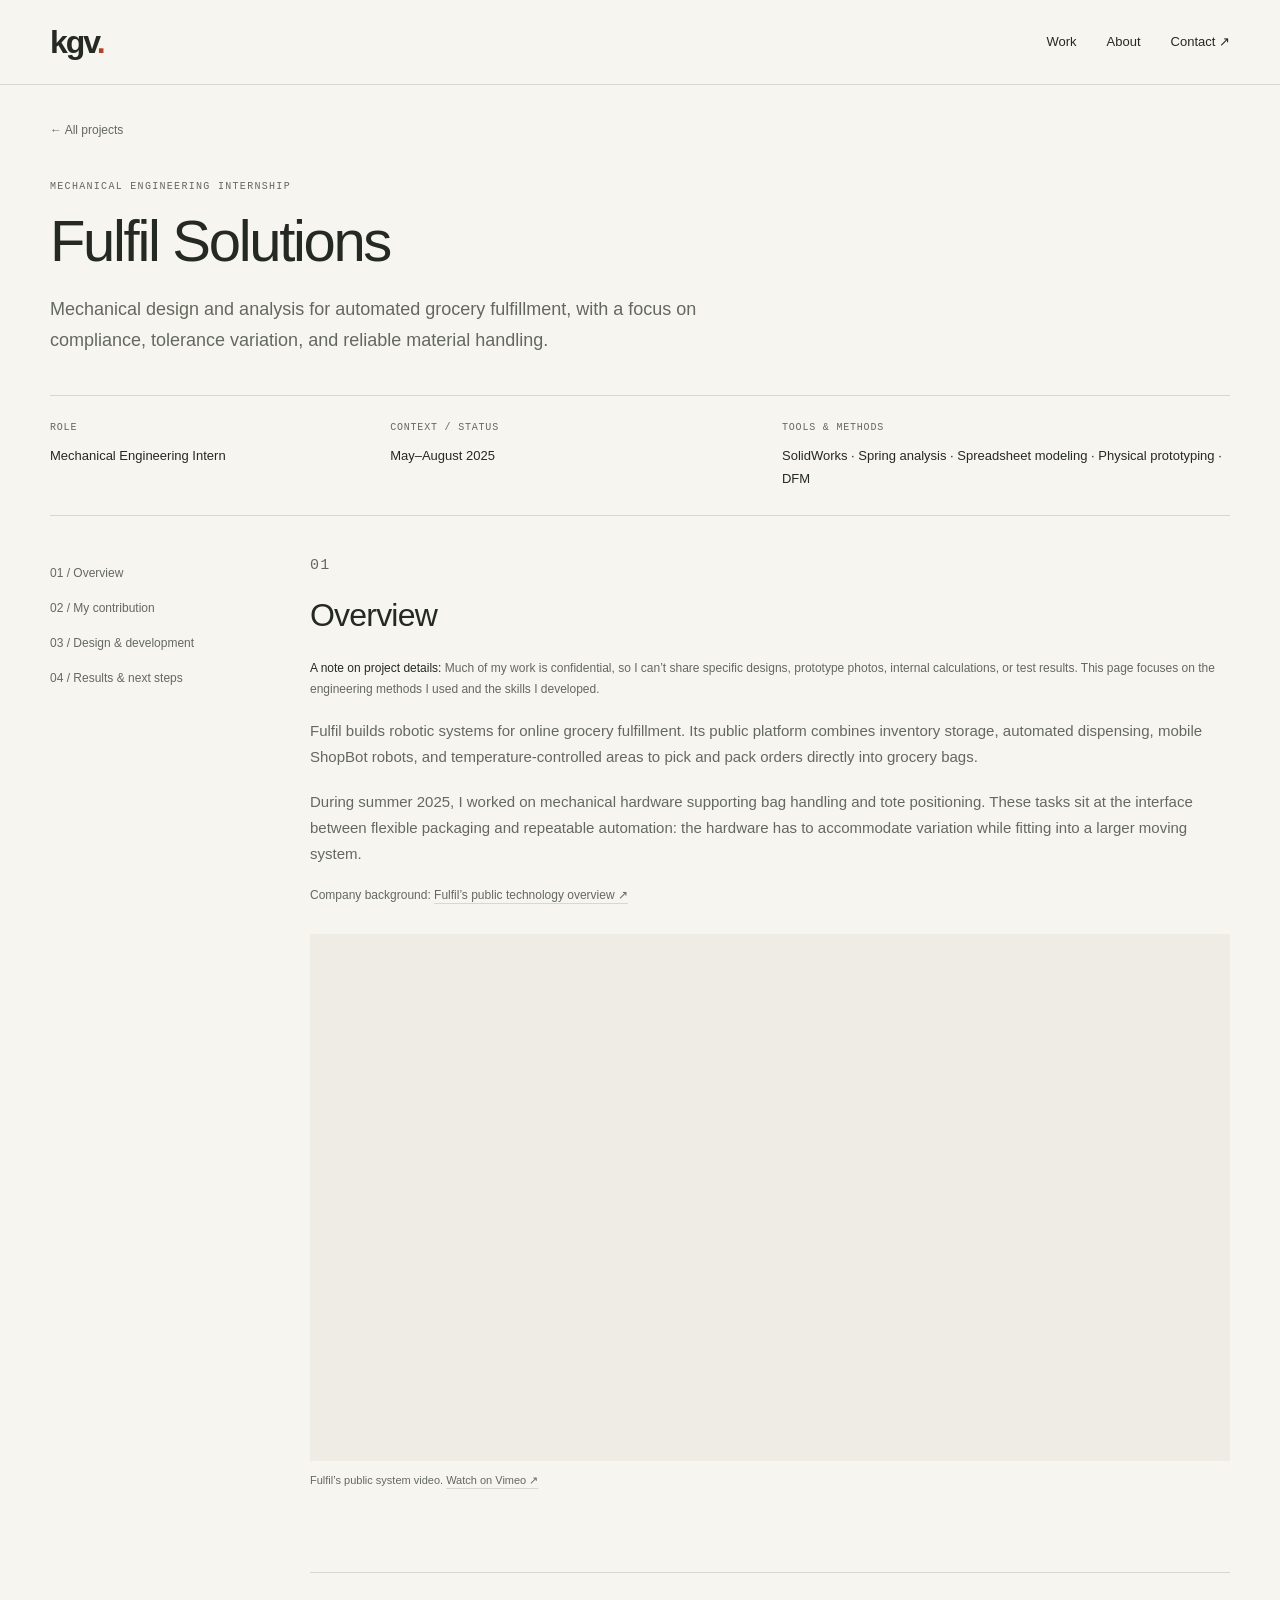
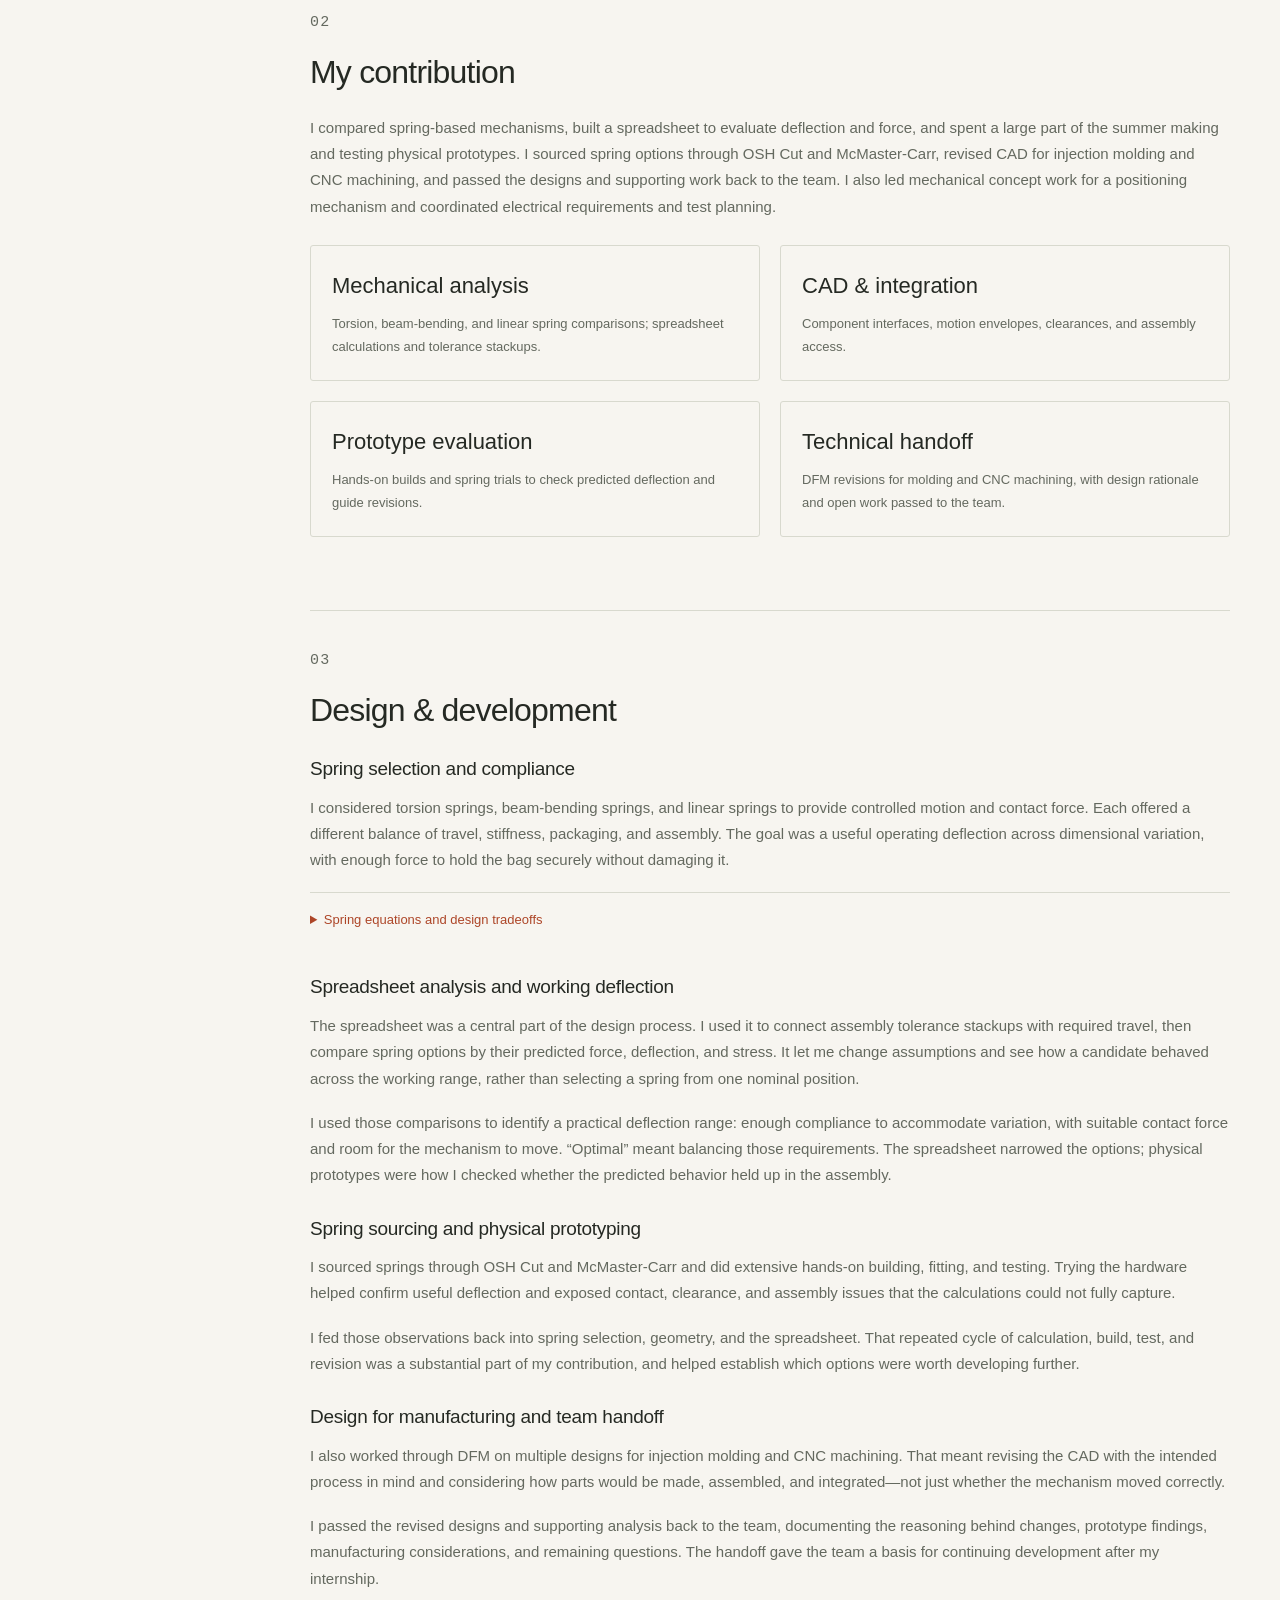
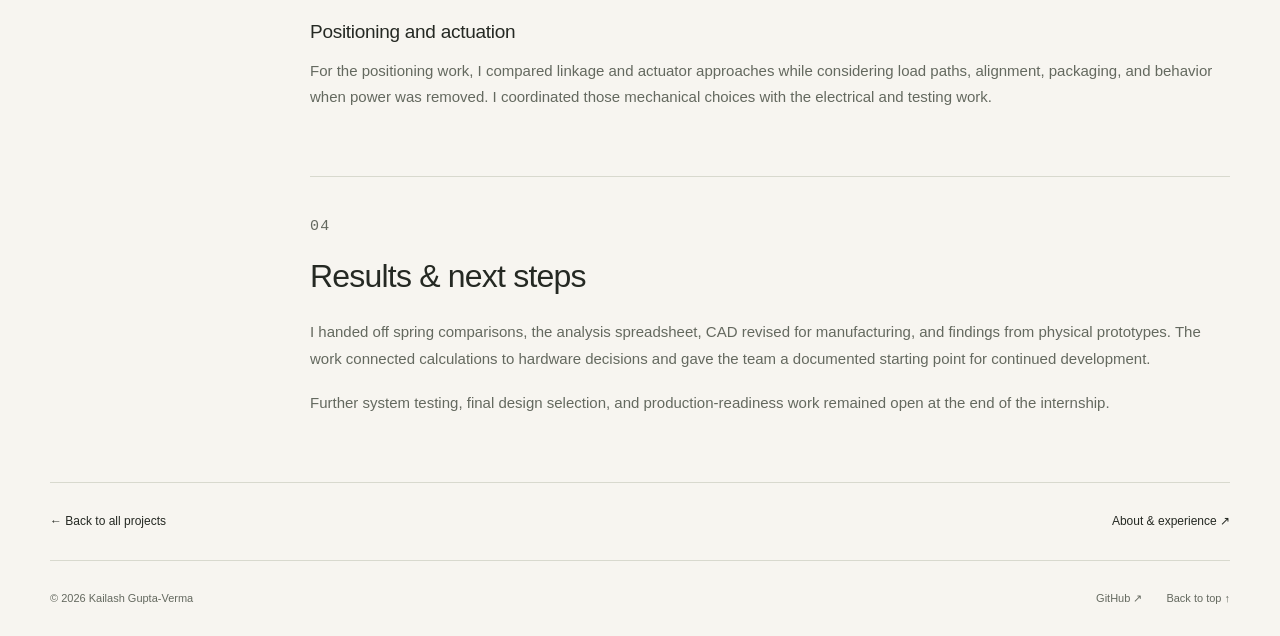
<file: projects/fulfil.html>
<!DOCTYPE html>
<html lang="en">
<head>
    <meta charset="UTF-8">
    <meta name="viewport" content="width=device-width, initial-scale=1">
    <meta name="description" content="Mechanical design and analysis for automated grocery fulfillment, with a focus on compliance, tolerance variation, and reliable material handling.">
    <meta name="theme-color" content="#f7f5f0">
    <title>Fulfil Solutions | Kailash Gupta-Verma</title>
    <link rel="stylesheet" href="../project-pages.css">
</head>
<body>
    <a class="skip-link" href="#main">Skip to content</a>
    <header class="site-header">
<div class="wrap header-inner">
        <a class="logo" href="../index.html" aria-label="Kailash Gupta-Verma home">kgv<span>.</span></a>
        <nav aria-label="Main navigation"><a href="../index.html#work">Work</a><a href="../about.html">About</a><a href="mailto:g.kailash@wustl.edu">Contact ↗</a></nav>
    </div></header>
    <main id="main" class="wrap">
        <header class="project-intro">
            <a class="back-link" href="../index.html#work">← All projects</a>
            <p class="eyebrow">Mechanical engineering internship</p>
            <h1>Fulfil Solutions</h1>
            <p class="lead">Mechanical design and analysis for automated grocery fulfillment, with a focus on compliance, tolerance variation, and reliable material handling.</p>
        </header>
        <dl class="project-facts">
<div><dt>Role</dt><dd>Mechanical Engineering Intern</dd>
</div>
<div><dt>Context / status</dt><dd>May–August 2025</dd>
</div>
<div><dt>Tools &amp; methods</dt><dd>SolidWorks · Spring analysis · Spreadsheet modeling · Physical prototyping · DFM</dd>
</div></dl>
        <div class="project-layout">
            <aside class="sidebar"><nav aria-label="On this page"><a href="#overview">01 / Overview</a><a href="#contribution">02 / My contribution</a><a href="#process">03 / Design & development</a><a href="#results">04 / Results & next steps</a></nav></aside>
            <div class="project-story">
<section id="overview" class="project-section">
<p class="section-number">01</p>
<h2>Overview</h2>
<p class="small-note"><strong>A note on project details:</strong> Much of my work is confidential, so I can’t share specific designs, prototype photos, internal calculations, or test results. This page focuses on the engineering methods I used and the skills I developed.</p>
<p>Fulfil builds robotic systems for online grocery fulfillment. Its public platform combines inventory storage, automated dispensing, mobile ShopBot robots, and temperature-controlled areas to pick and pack orders directly into grocery bags.</p>
<p>During summer 2025, I worked on mechanical hardware supporting bag handling and tote positioning. These tasks sit at the interface between flexible packaging and repeatable automation: the hardware has to accommodate variation while fitting into a larger moving system.</p>
<p class="public-source">Company background: <a href="https://www.fulfil.com/technology" target="_blank" rel="noopener noreferrer">Fulfil’s public technology overview ↗</a></p>
<figure>
<div class="video-frame">
<iframe title="Fulfil grocery automation overview" src="https://player.vimeo.com/video/794174050?h=a86e4f9008" width="640" height="360" loading="lazy" referrerpolicy="strict-origin-when-cross-origin" allow="autoplay; fullscreen; picture-in-picture; clipboard-write; encrypted-media; web-share" allowfullscreen></iframe>
</div>
<figcaption>Fulfil’s public system video. <a href="https://vimeo.com/794174050/a86e4f9008" target="_blank" rel="noopener noreferrer">Watch on Vimeo ↗</a></figcaption>
</figure>
</section>
<section id="contribution" class="project-section">
<p class="section-number">02</p>
<h2>My contribution</h2>
<p>I compared spring-based mechanisms, built a spreadsheet to evaluate deflection and force, and spent a large part of the summer making and testing physical prototypes. I sourced spring options through OSH Cut and McMaster-Carr, revised CAD for injection molding and CNC machining, and passed the designs and supporting work back to the team. I also led mechanical concept work for a positioning mechanism and coordinated electrical requirements and test planning.</p>
<div class="requirements">
<article><strong>Mechanical analysis</strong><span>Torsion, beam-bending, and linear spring comparisons; spreadsheet calculations and tolerance stackups.</span></article>
<article><strong>CAD & integration</strong><span>Component interfaces, motion envelopes, clearances, and assembly access.</span></article>
<article><strong>Prototype evaluation</strong><span>Hands-on builds and spring trials to check predicted deflection and guide revisions.</span></article>
<article><strong>Technical handoff</strong><span>DFM revisions for molding and CNC machining, with design rationale and open work passed to the team.</span></article>
</div>
</section>
<section id="process" class="project-section">
<p class="section-number">03</p>
<h2>Design & development</h2>
<h3>Spring selection and compliance</h3>
<p>I considered torsion springs, beam-bending springs, and linear springs to provide controlled motion and contact force. Each offered a different balance of travel, stiffness, packaging, and assembly. The goal was a useful operating deflection across dimensional variation, with enough force to hold the bag securely without damaging it.</p>
<details><summary>Spring equations and design tradeoffs</summary>
<p class="small-note">The equations below illustrate standard idealized models. They do not reproduce internal designs, spreadsheet values, or test data.</p>
<div class="model">
<span>LINEAR SPRINGS</span>
<div class="equation">F = F<sub>0</sub> + kδ</div>
<p>Force F increases with displacement δ at spring rate k; F<sub>0</sub> represents any initial preload. This made the connection between tolerance-driven travel and changing contact force explicit. A lower rate reduces force variation over a given travel, while preload changes the starting force. This model applies over an approximately linear working range.</p>
</div>
<div class="model">
<span>TORSION SPRINGS</span>
<div class="equation">T = T<sub>0</sub> + k<sub>θ</sub>θ &nbsp; · &nbsp; F = T / r<sub>⊥</sub></div>
<p>A torsion spring provides torque T as its angle θ changes. T<sub>0</sub> is preload torque, k<sub>θ</sub> is angular stiffness, and r<sub>⊥</sub> is the perpendicular moment arm of the contact force. I considered how rotation and leverage translated spring torque into useful force; that leverage can change as a mechanism moves. Angular units must match the spring-rate units.</p>
</div>
<div class="model">
<span>BEAM-BENDING SPRINGS</span>
<div class="equation">δ = FL<sup>3</sup> / (3EI) &nbsp; · &nbsp; k = 3EI / L<sup>3</sup></div>
<div class="equation">I = bt<sup>3</sup> / 12 &nbsp; · &nbsp; σ<sub>max</sub> = 6FL / (bt<sup>2</sup>)</div>
<p>For a uniform rectangular cantilever with a transverse tip load, L is free length, E is Young’s modulus, I is the second moment of area, b is width, and t is thickness in the bending direction. These small-deflection, linear-elastic relations show why thickness and free length strongly affect stiffness, and why deflection needs to be checked alongside peak bending stress. Different supports and loading require different beam models.</p>
</div>
<p class="public-source">General references: <a href="https://www.leespring.com/learn-about-torsion-springs" target="_blank" rel="noopener noreferrer">Lee Spring: torsion springs ↗</a> · <a href="https://extapps.ksc.nasa.gov/Reliability/Documents/Mechanical-Design-Reliability-Monograph.pdf" target="_blank" rel="noopener noreferrer">NASA: mechanical design reference ↗</a></p>
</details>
<h3>Spreadsheet analysis and working deflection</h3>
<p>The spreadsheet was a central part of the design process. I used it to connect assembly tolerance stackups with required travel, then compare spring options by their predicted force, deflection, and stress. It let me change assumptions and see how a candidate behaved across the working range, rather than selecting a spring from one nominal position.</p>
<p>I used those comparisons to identify a practical deflection range: enough compliance to accommodate variation, with suitable contact force and room for the mechanism to move. “Optimal” meant balancing those requirements. The spreadsheet narrowed the options; physical prototypes were how I checked whether the predicted behavior held up in the assembly.</p>
<h3>Spring sourcing and physical prototyping</h3>
<p>I sourced springs through OSH Cut and McMaster-Carr and did extensive hands-on building, fitting, and testing. Trying the hardware helped confirm useful deflection and exposed contact, clearance, and assembly issues that the calculations could not fully capture.</p>
<p>I fed those observations back into spring selection, geometry, and the spreadsheet. That repeated cycle of calculation, build, test, and revision was a substantial part of my contribution, and helped establish which options were worth developing further.</p>
<h3>Design for manufacturing and team handoff</h3>
<p>I also worked through DFM on multiple designs for injection molding and CNC machining. That meant revising the CAD with the intended process in mind and considering how parts would be made, assembled, and integrated—not just whether the mechanism moved correctly.</p>
<p>I passed the revised designs and supporting analysis back to the team, documenting the reasoning behind changes, prototype findings, manufacturing considerations, and remaining questions. The handoff gave the team a basis for continuing development after my internship.</p>
<h3>Positioning and actuation</h3>
<p>For the positioning work, I compared linkage and actuator approaches while considering load paths, alignment, packaging, and behavior when power was removed. I coordinated those mechanical choices with the electrical and testing work.</p>
</section>
<section id="results" class="project-section">
<p class="section-number">04</p>
<h2>Results & next steps</h2>
<p>I handed off spring comparisons, the analysis spreadsheet, CAD revised for manufacturing, and findings from physical prototypes. The work connected calculations to hardware decisions and gave the team a documented starting point for continued development.</p>
<p>Further system testing, final design selection, and production-readiness work remained open at the end of the internship.</p>
</section>
</div>
        </div>
        <div class="project-end"><a href="../index.html#work">← Back to all projects</a><a href="../about.html">About & experience ↗</a>
</div>
    </main>
    <footer class="wrap footer">
<p>© 2026 Kailash Gupta-Verma</p><a href="https://github.com/kailashguptaverma">GitHub ↗</a><a href="#main">Back to top ↑</a></footer>
</body>
</html>
</file>
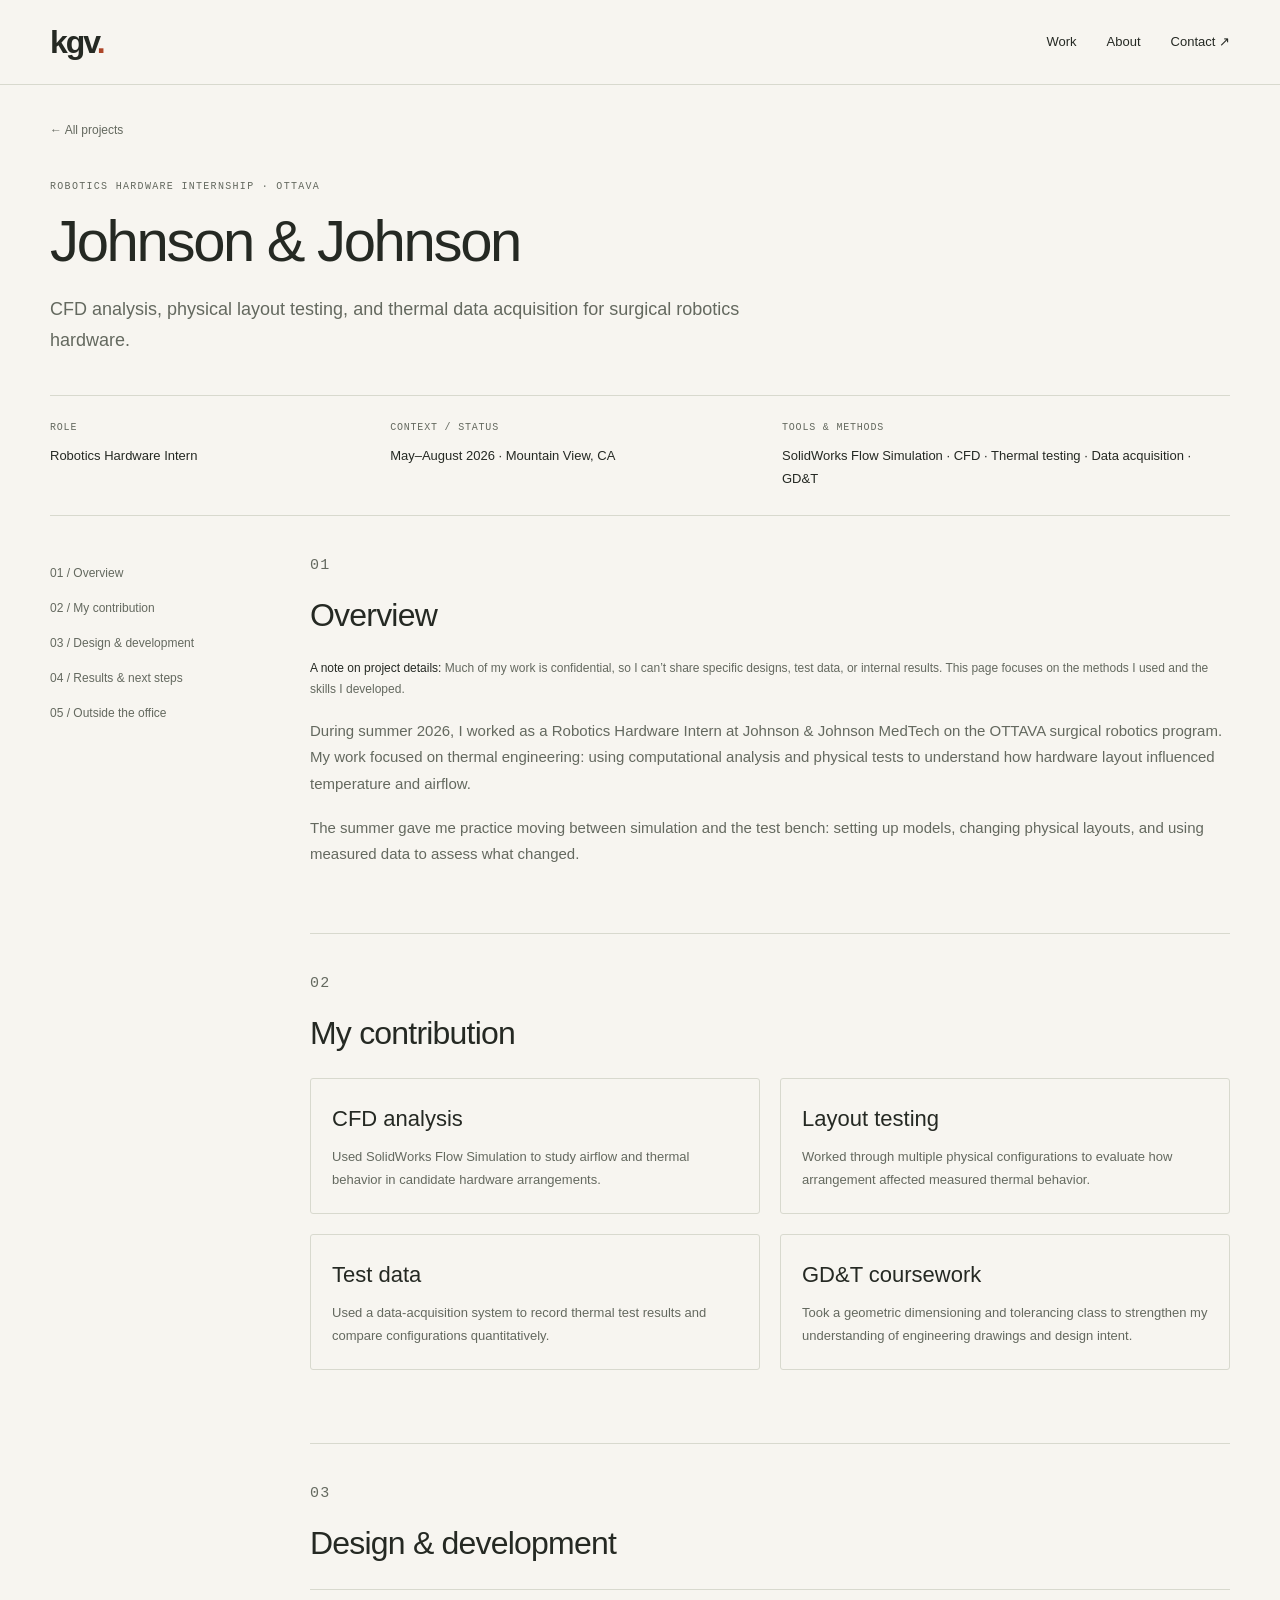
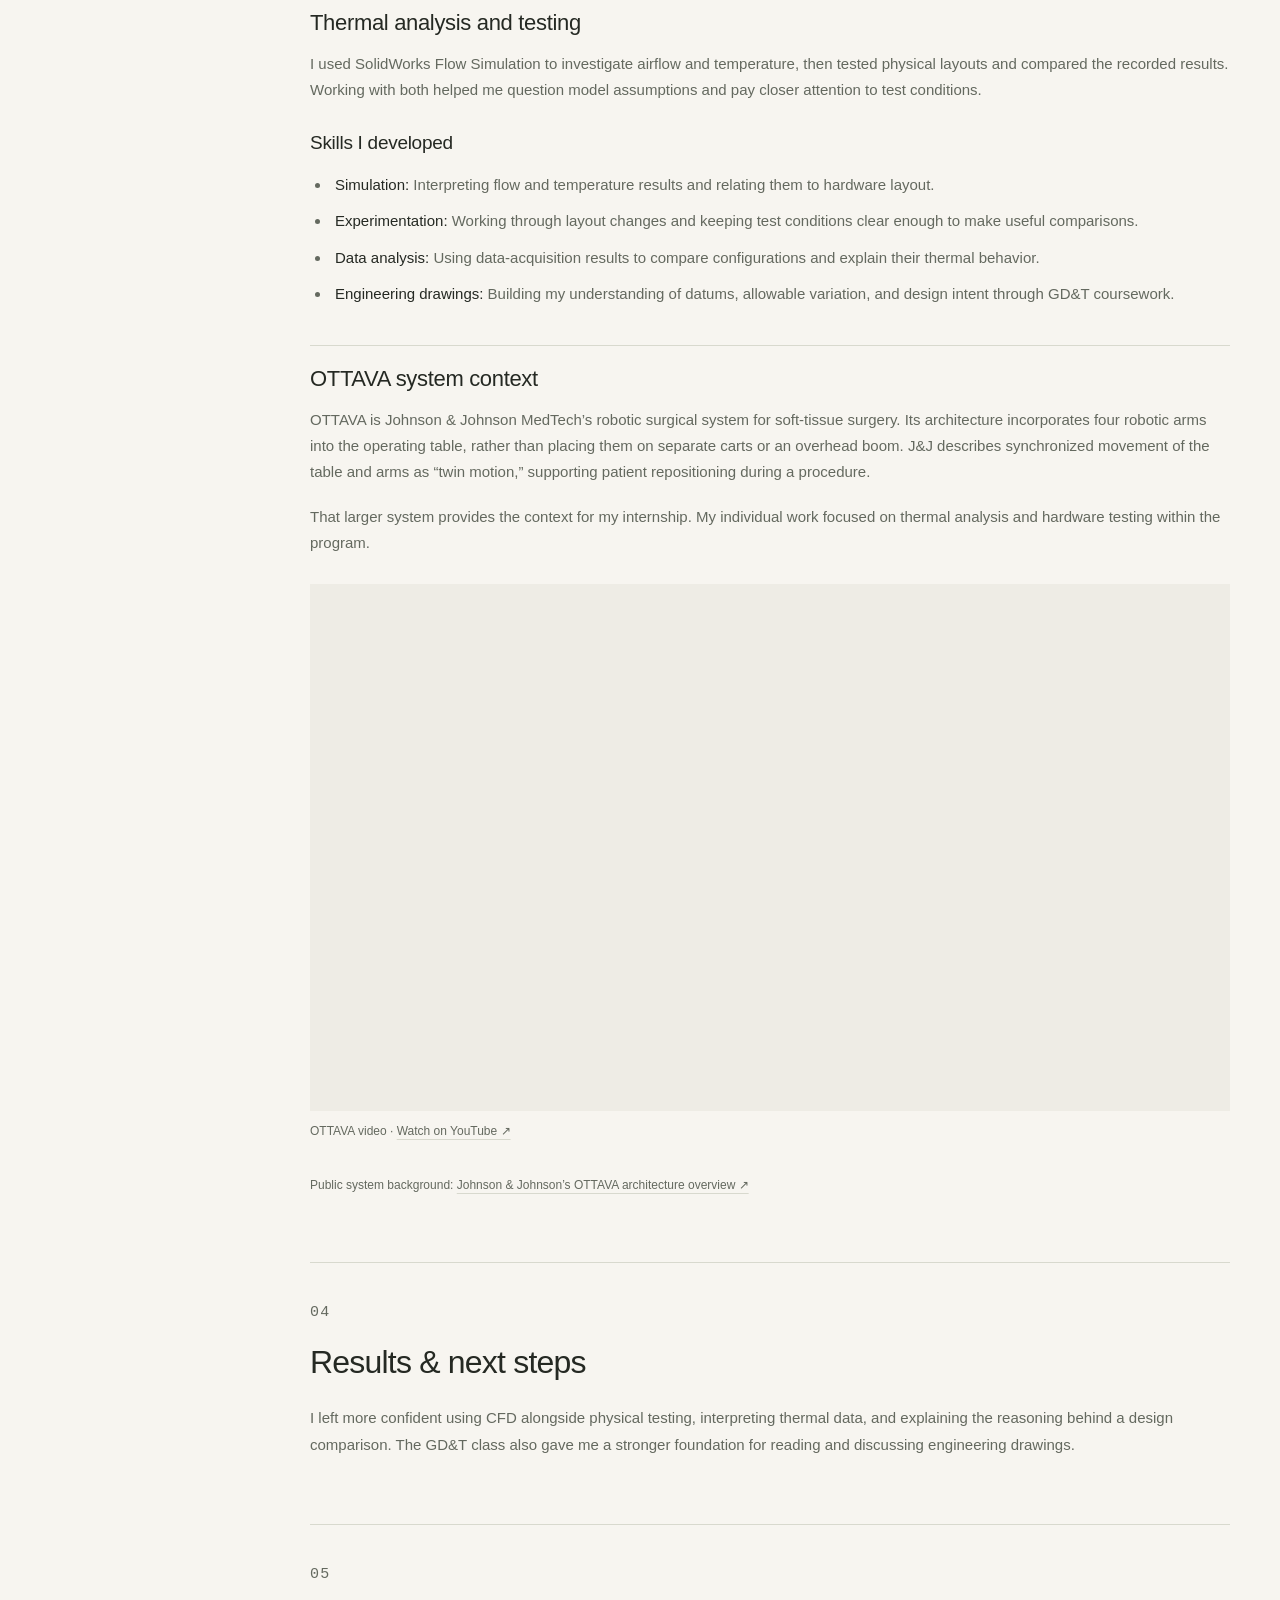
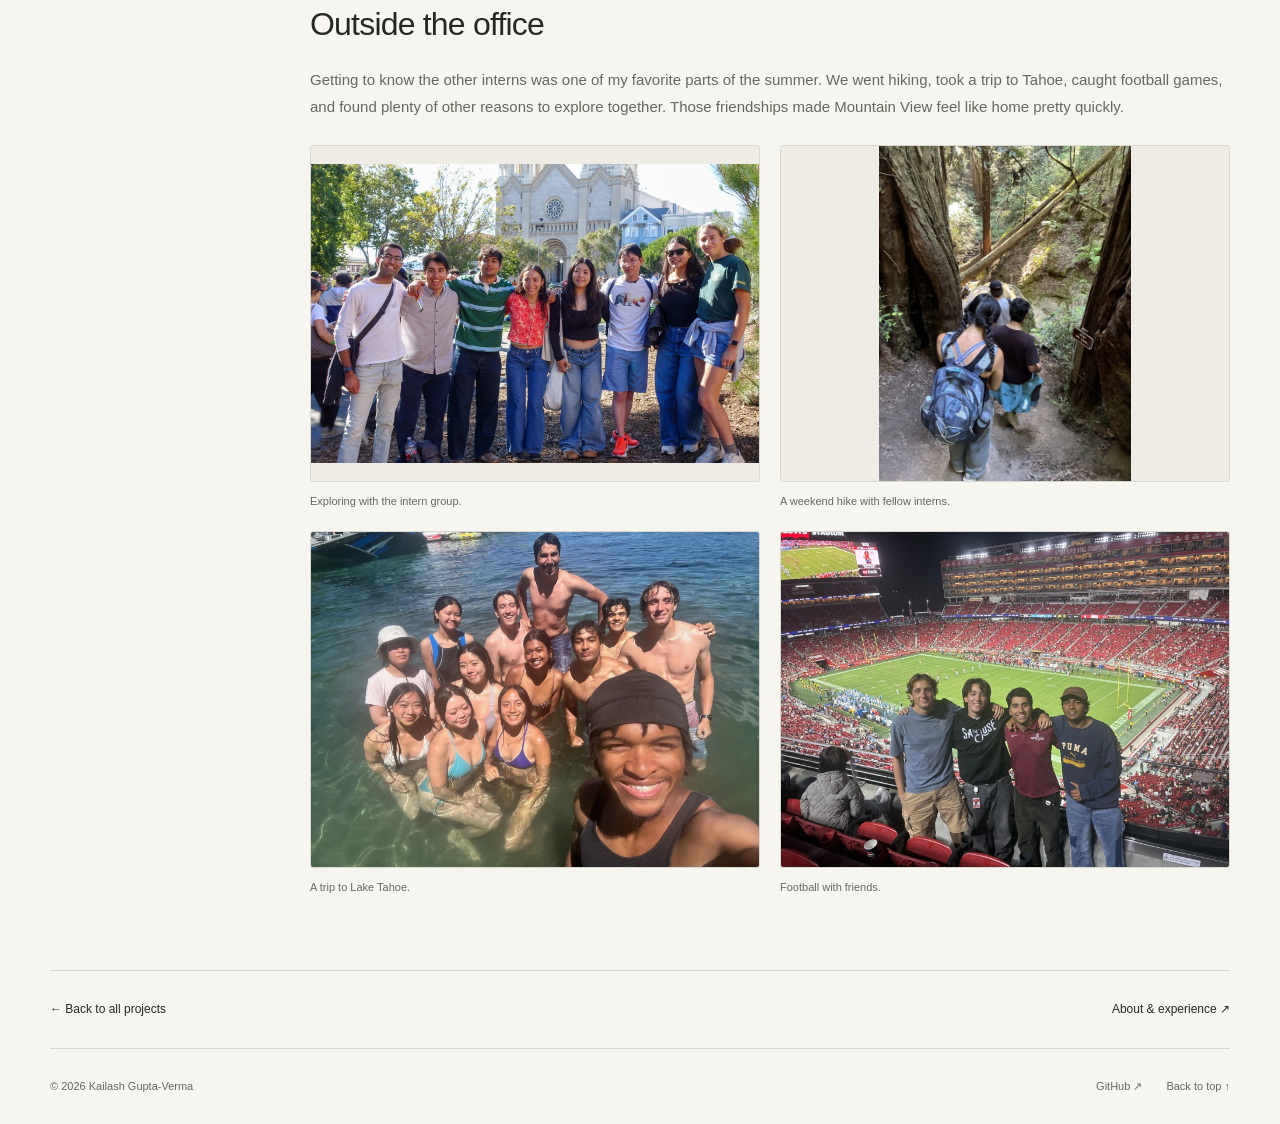
<file: projects/jnj.html>
<!DOCTYPE html>
<html lang="en">
<head>
    <meta charset="UTF-8">
    <meta name="viewport" content="width=device-width, initial-scale=1">
    <meta name="description" content="CFD analysis, physical layout testing, and thermal data acquisition for surgical robotics hardware.">
    <meta name="theme-color" content="#f7f5f0">
    <title>Johnson &amp; Johnson | Kailash Gupta-Verma</title>
    <link rel="stylesheet" href="../project-pages.css">
</head>
<body>
    <a class="skip-link" href="#main">Skip to content</a>
    <header class="site-header">
<div class="wrap header-inner">
        <a class="logo" href="../index.html" aria-label="Kailash Gupta-Verma home">kgv<span>.</span></a>
        <nav aria-label="Main navigation"><a href="../index.html#work">Work</a><a href="../about.html">About</a><a href="mailto:g.kailash@wustl.edu">Contact ↗</a></nav>
    </div></header>
    <main id="main" class="wrap">
        <header class="project-intro">
            <a class="back-link" href="../index.html#work">← All projects</a>
            <p class="eyebrow">Robotics hardware internship · OTTAVA</p>
            <h1>Johnson &amp; Johnson</h1>
            <p class="lead">CFD analysis, physical layout testing, and thermal data acquisition for surgical robotics hardware.</p>
        </header>
        <dl class="project-facts">
<div><dt>Role</dt><dd>Robotics Hardware Intern</dd>
</div>
<div><dt>Context / status</dt><dd>May–August 2026 · Mountain View, CA</dd>
</div>
<div><dt>Tools &amp; methods</dt><dd>SolidWorks Flow Simulation · CFD · Thermal testing · Data acquisition · GD&amp;T</dd>
</div></dl>
        
        <div class="project-layout">
            <aside class="sidebar"><nav aria-label="On this page"><a href="#overview">01 / Overview</a><a href="#contribution">02 / My contribution</a><a href="#process">03 / Design & development</a><a href="#results">04 / Results & next steps</a><a href="#intern-life">05 / Outside the office</a></nav></aside>
            <div class="project-story">
<section id="overview" class="project-section">
<p class="section-number">01</p>
<h2>Overview</h2>
<p class="small-note"><strong>A note on project details:</strong> Much of my work is confidential, so I can’t share specific designs, test data, or internal results. This page focuses on the methods I used and the skills I developed.</p>
<p>During summer 2026, I worked as a Robotics Hardware Intern at Johnson &amp; Johnson MedTech on the OTTAVA surgical robotics program. My work focused on thermal engineering: using computational analysis and physical tests to understand how hardware layout influenced temperature and airflow.</p>
<p>The summer gave me practice moving between simulation and the test bench: setting up models, changing physical layouts, and using measured data to assess what changed.</p>
</section>
<section id="contribution" class="project-section">
<p class="section-number">02</p>
<h2>My contribution</h2>
<div class="requirements">
<article><strong>CFD analysis</strong><span>Used SolidWorks Flow Simulation to study airflow and thermal behavior in candidate hardware arrangements.</span>
</article>
<article><strong>Layout testing</strong><span>Worked through multiple physical configurations to evaluate how arrangement affected measured thermal behavior.</span>
</article>
<article><strong>Test data</strong><span>Used a data-acquisition system to record thermal test results and compare configurations quantitatively.</span>
</article>
<article><strong>GD&amp;T coursework</strong><span>Took a geometric dimensioning and tolerancing class to strengthen my understanding of engineering drawings and design intent.</span>
</article>
</div>

</section>
<section id="process" class="project-section">
<p class="section-number">03</p>
<h2>Design & development</h2>
<div class="technical-topic" id="process-detail">
<h3 class="topic-title">Thermal analysis and testing</h3>
<p>I used SolidWorks Flow Simulation to investigate airflow and temperature, then tested physical layouts and compared the recorded results. Working with both helped me question model assumptions and pay closer attention to test conditions.</p>
<h3>Skills I developed</h3>
<ul>
<li><strong>Simulation:</strong> Interpreting flow and temperature results and relating them to hardware layout.</li>
<li><strong>Experimentation:</strong> Working through layout changes and keeping test conditions clear enough to make useful comparisons.</li>
<li><strong>Data analysis:</strong> Using data-acquisition results to compare configurations and explain their thermal behavior.</li>
<li><strong>Engineering drawings:</strong> Building my understanding of datums, allowable variation, and design intent through GD&amp;T coursework.</li>
</ul>
</div>
<div class="technical-topic" id="ottava-detail">
<h3 class="topic-title">OTTAVA system context</h3>
<p>OTTAVA is Johnson &amp; Johnson MedTech’s robotic surgical system for soft-tissue surgery. Its architecture incorporates four robotic arms into the operating table, rather than placing them on separate carts or an overhead boom. J&amp;J describes synchronized movement of the table and arms as “twin motion,” supporting patient repositioning during a procedure.</p>
<p>That larger system provides the context for my internship. My individual work focused on thermal analysis and hardware testing within the program.</p>
<figure class="video-section">
<div class="video-frame"><iframe src="https://www.youtube-nocookie.com/embed/WgUZmfTjwcs" title="OTTAVA surgical robotics video selected for this portfolio" loading="lazy" referrerpolicy="strict-origin-when-cross-origin" allow="accelerometer; autoplay; clipboard-write; encrypted-media; gyroscope; picture-in-picture; web-share" allowfullscreen></iframe>
</div><figcaption class="video-note">OTTAVA video · <a href="https://www.youtube.com/watch?v=WgUZmfTjwcs" target="_blank" rel="noopener noreferrer">Watch on YouTube ↗</a></figcaption>
</figure>
<p class="public-source">Public system background: <a href="https://www.jnj.com/media-center/press-releases/johnson-johnson-medtech-provides-details-and-timeline-for-general-surgery-robot" target="_blank" rel="noopener noreferrer">Johnson &amp; Johnson’s OTTAVA architecture overview ↗</a></p>
</div>
</section>
<section id="results" class="project-section">
<p class="section-number">04</p>
<h2>Results & next steps</h2>
<p>I left more confident using CFD alongside physical testing, interpreting thermal data, and explaining the reasoning behind a design comparison. The GD&amp;T class also gave me a stronger foundation for reading and discussing engineering drawings.</p>
</section>

<section id="intern-life" class="project-section">
<p class="section-number">05</p>
<h2>Outside the office</h2>
<p>Getting to know the other interns was one of my favorite parts of the summer. We went hiking, took a trip to Tahoe, caught football games, and found plenty of other reasons to explore together. Those friendships made Mountain View feel like home pretty quickly.</p>
<div class="gallery"><figure><a href="../images/jnj-interns/intern-outing.webp" target="_blank" rel="noopener noreferrer"><img src="../images/jnj-interns/intern-outing.webp" alt="Intern group together on a summer outing" width="1536" height="1027" style="aspect-ratio:4/3;object-fit:contain" loading="lazy" decoding="async"></a><figcaption>Exploring with the intern group.</figcaption></figure>
<figure><a href="../images/jnj-interns/hiking.webp" target="_blank" rel="noopener noreferrer"><img src="../images/jnj-interns/hiking.webp" alt="Interns hiking along a wooded trail" width="1152" height="1536" style="aspect-ratio:4/3;object-fit:contain" loading="lazy" decoding="async"></a><figcaption>A weekend hike with fellow interns.</figcaption></figure>
<figure><a href="../images/jnj-interns/tahoe.webp" target="_blank" rel="noopener noreferrer"><img src="../images/jnj-interns/tahoe.webp" alt="Intern group together in the water at Lake Tahoe" width="1536" height="1152" style="aspect-ratio:4/3;object-fit:contain" loading="lazy" decoding="async"></a><figcaption>A trip to Lake Tahoe.</figcaption></figure>
<figure><a href="../images/jnj-interns/football.webp" target="_blank" rel="noopener noreferrer"><img src="../images/jnj-interns/football.webp" alt="Friends watching a football game from the stadium stands" width="1536" height="1152" style="aspect-ratio:4/3;object-fit:contain" loading="lazy" decoding="async"></a><figcaption>Football with friends.</figcaption></figure></div>
</section>

</div>
        </div>
        <div class="project-end"><a href="../index.html#work">← Back to all projects</a><a href="../about.html">About & experience ↗</a>
</div>
    </main>
    <footer class="wrap footer">
<p>© 2026 Kailash Gupta-Verma</p><a href="https://github.com/kailashguptaverma">GitHub ↗</a><a href="#main">Back to top ↑</a></footer>
</body>
</html>
</file>
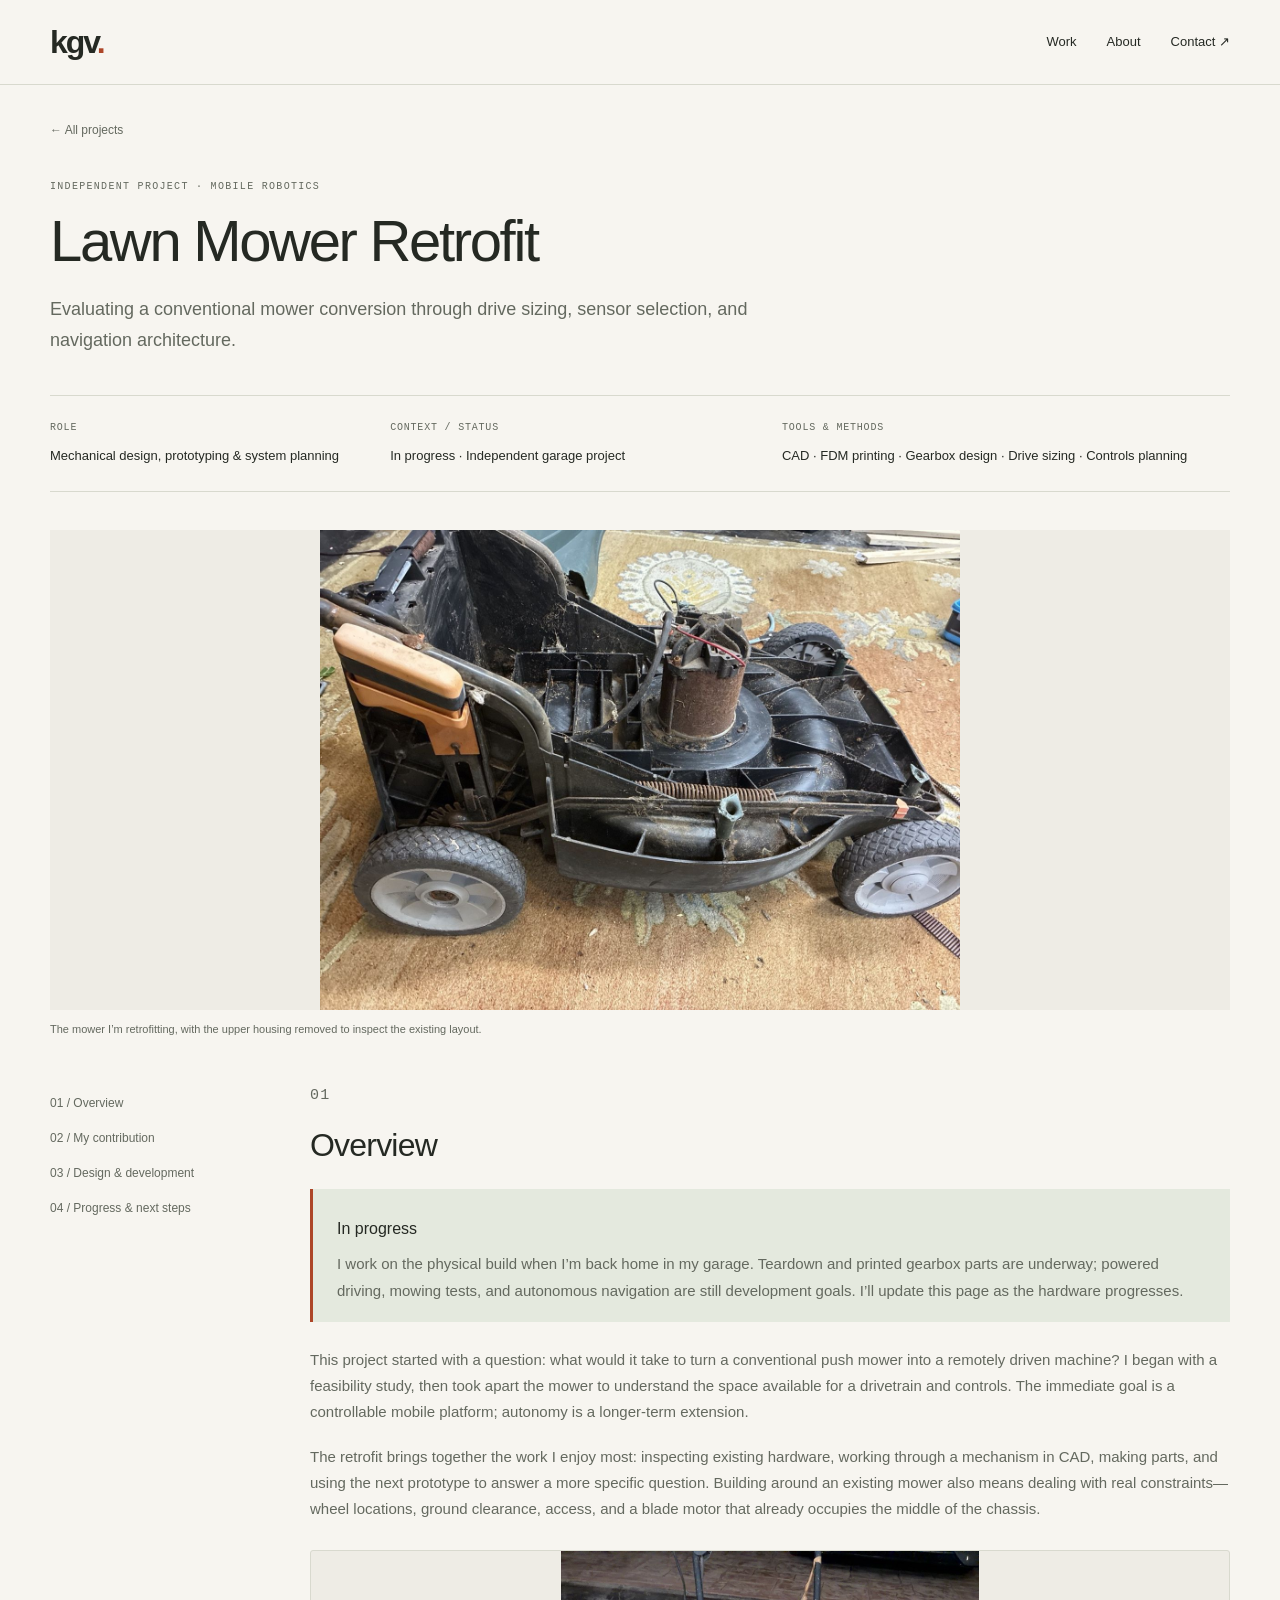
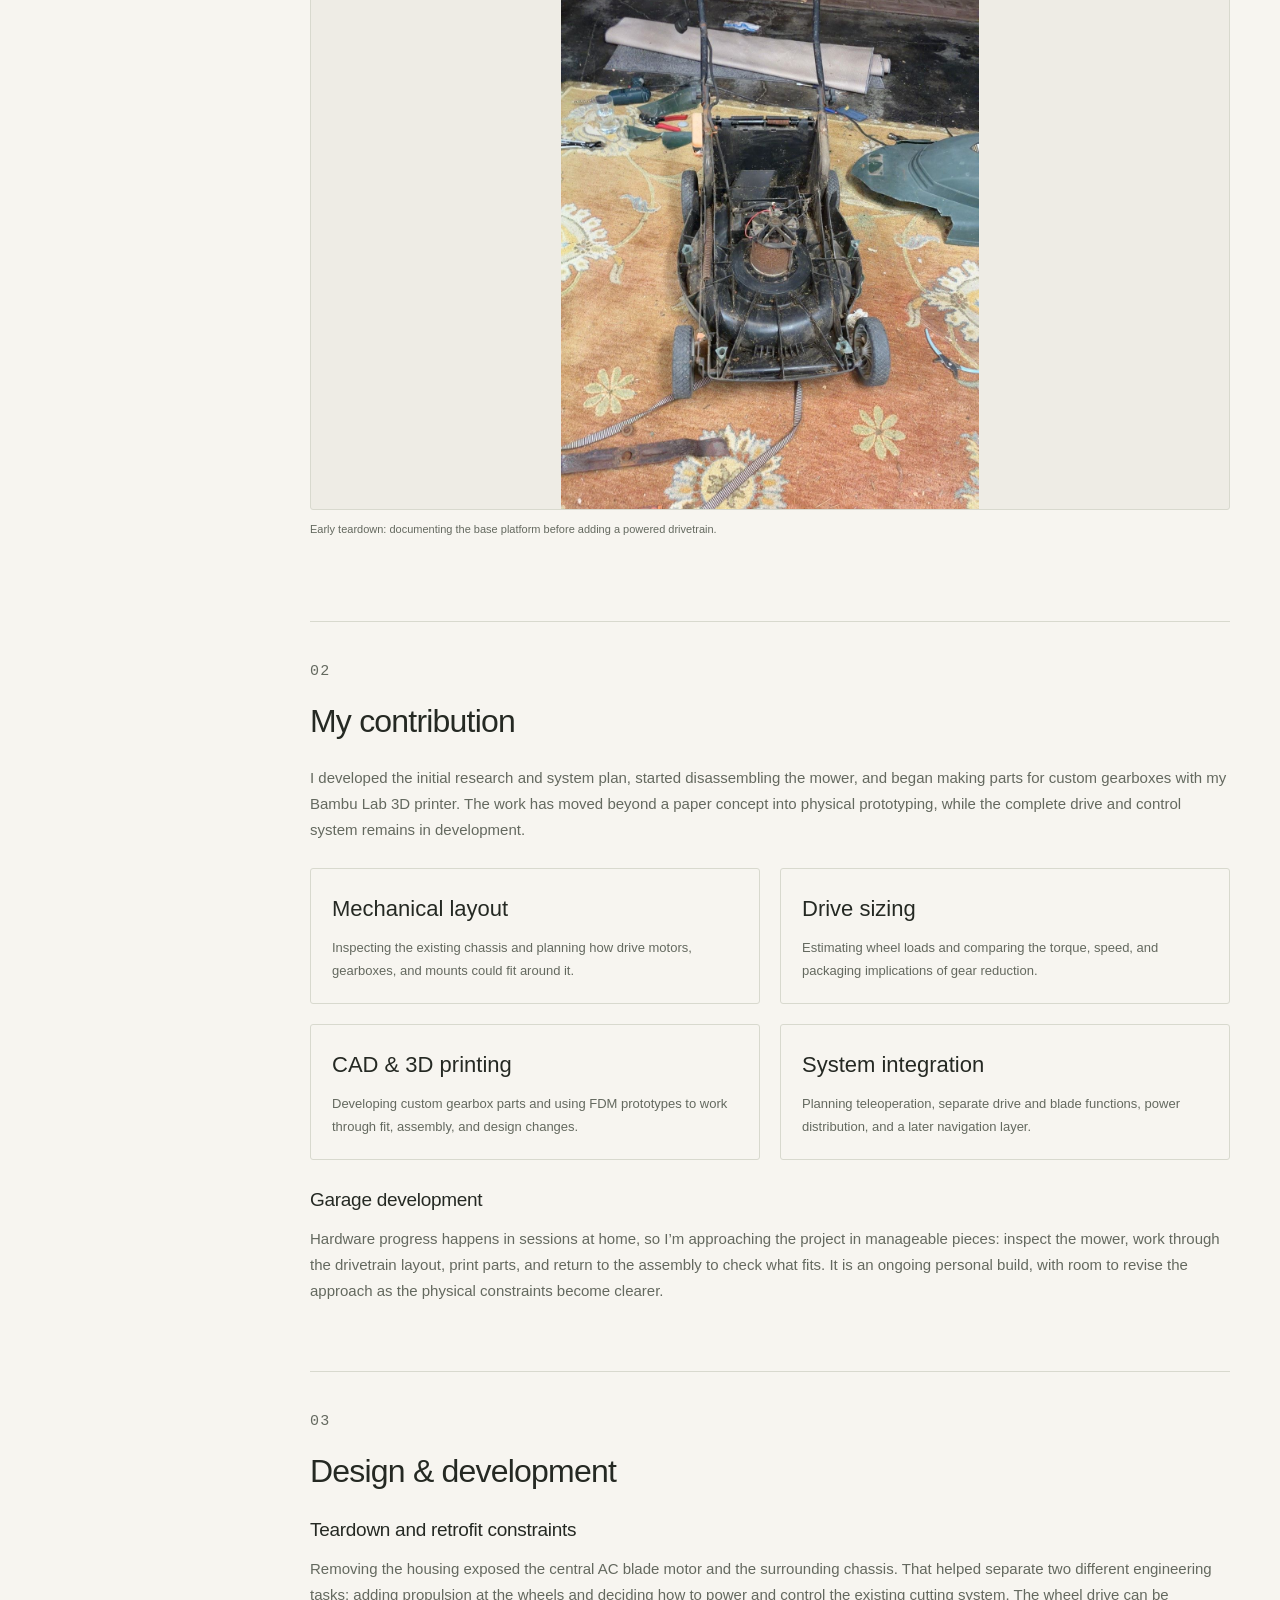
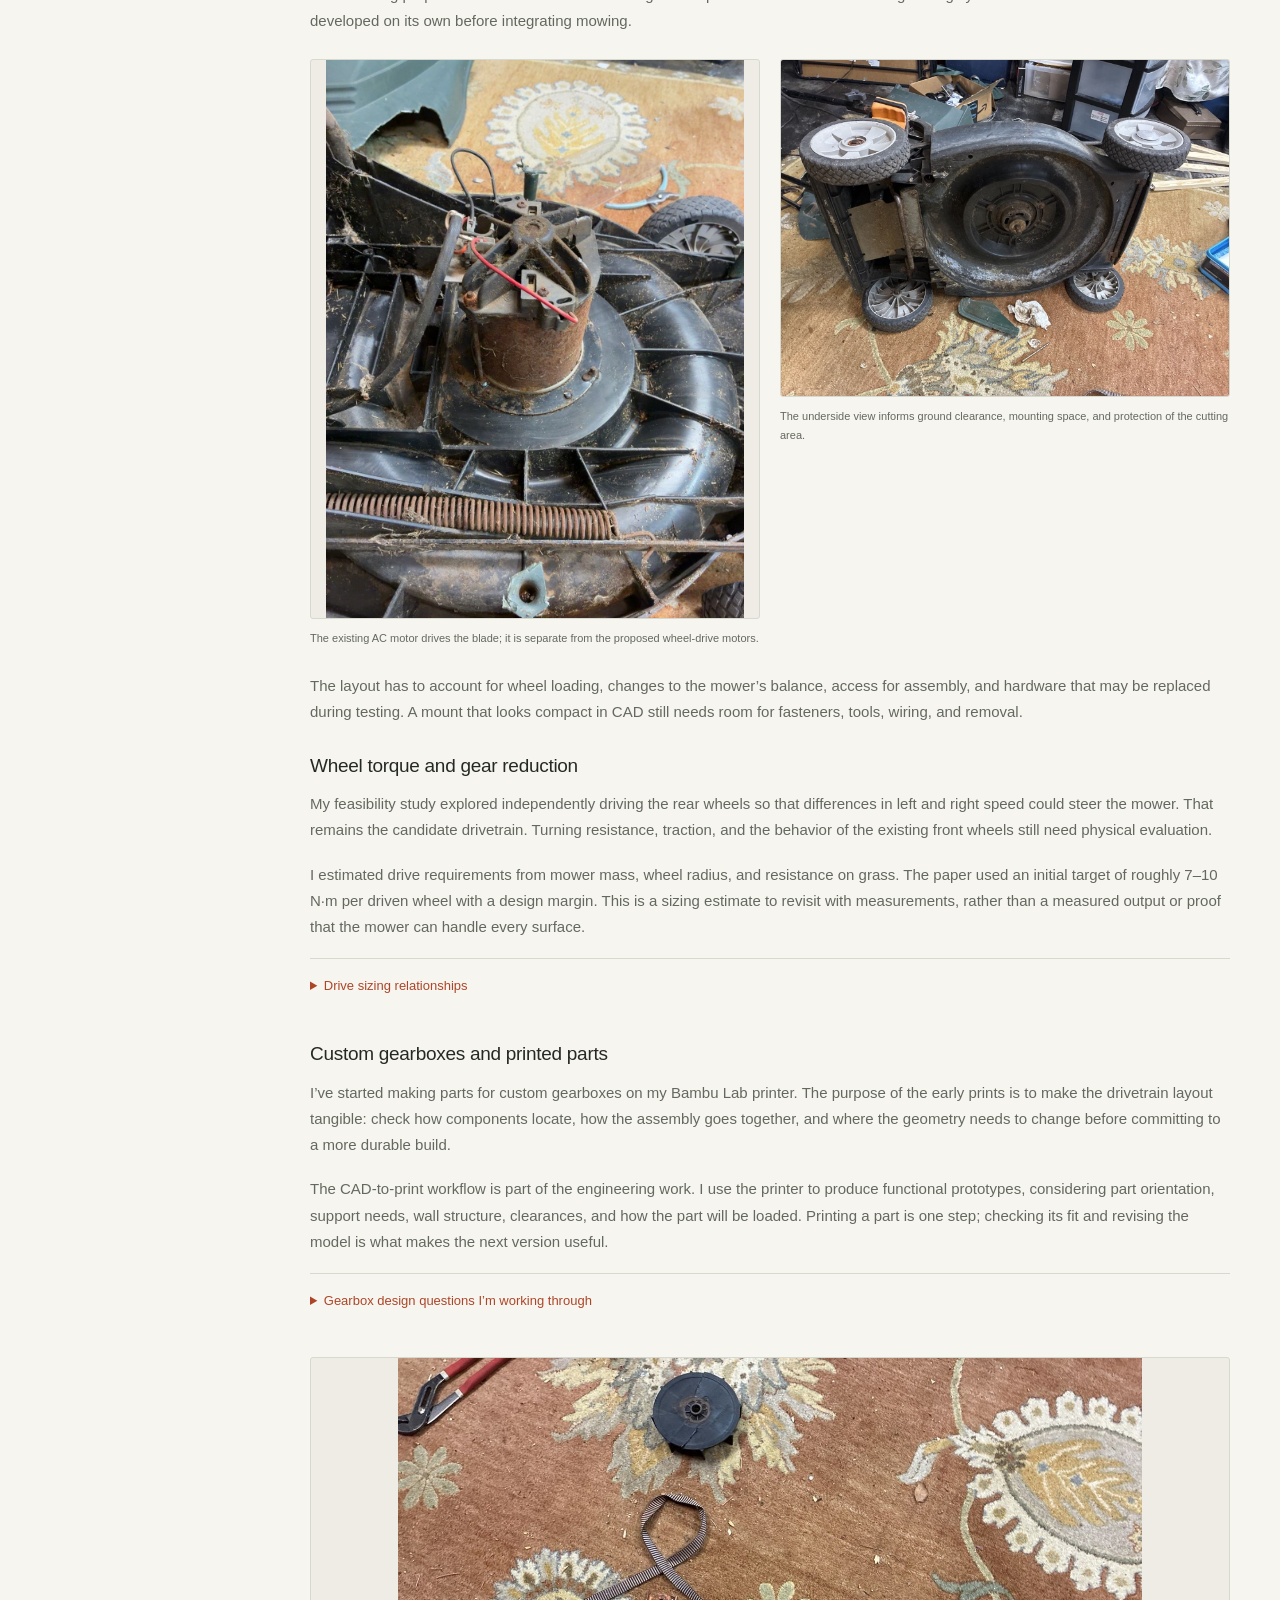
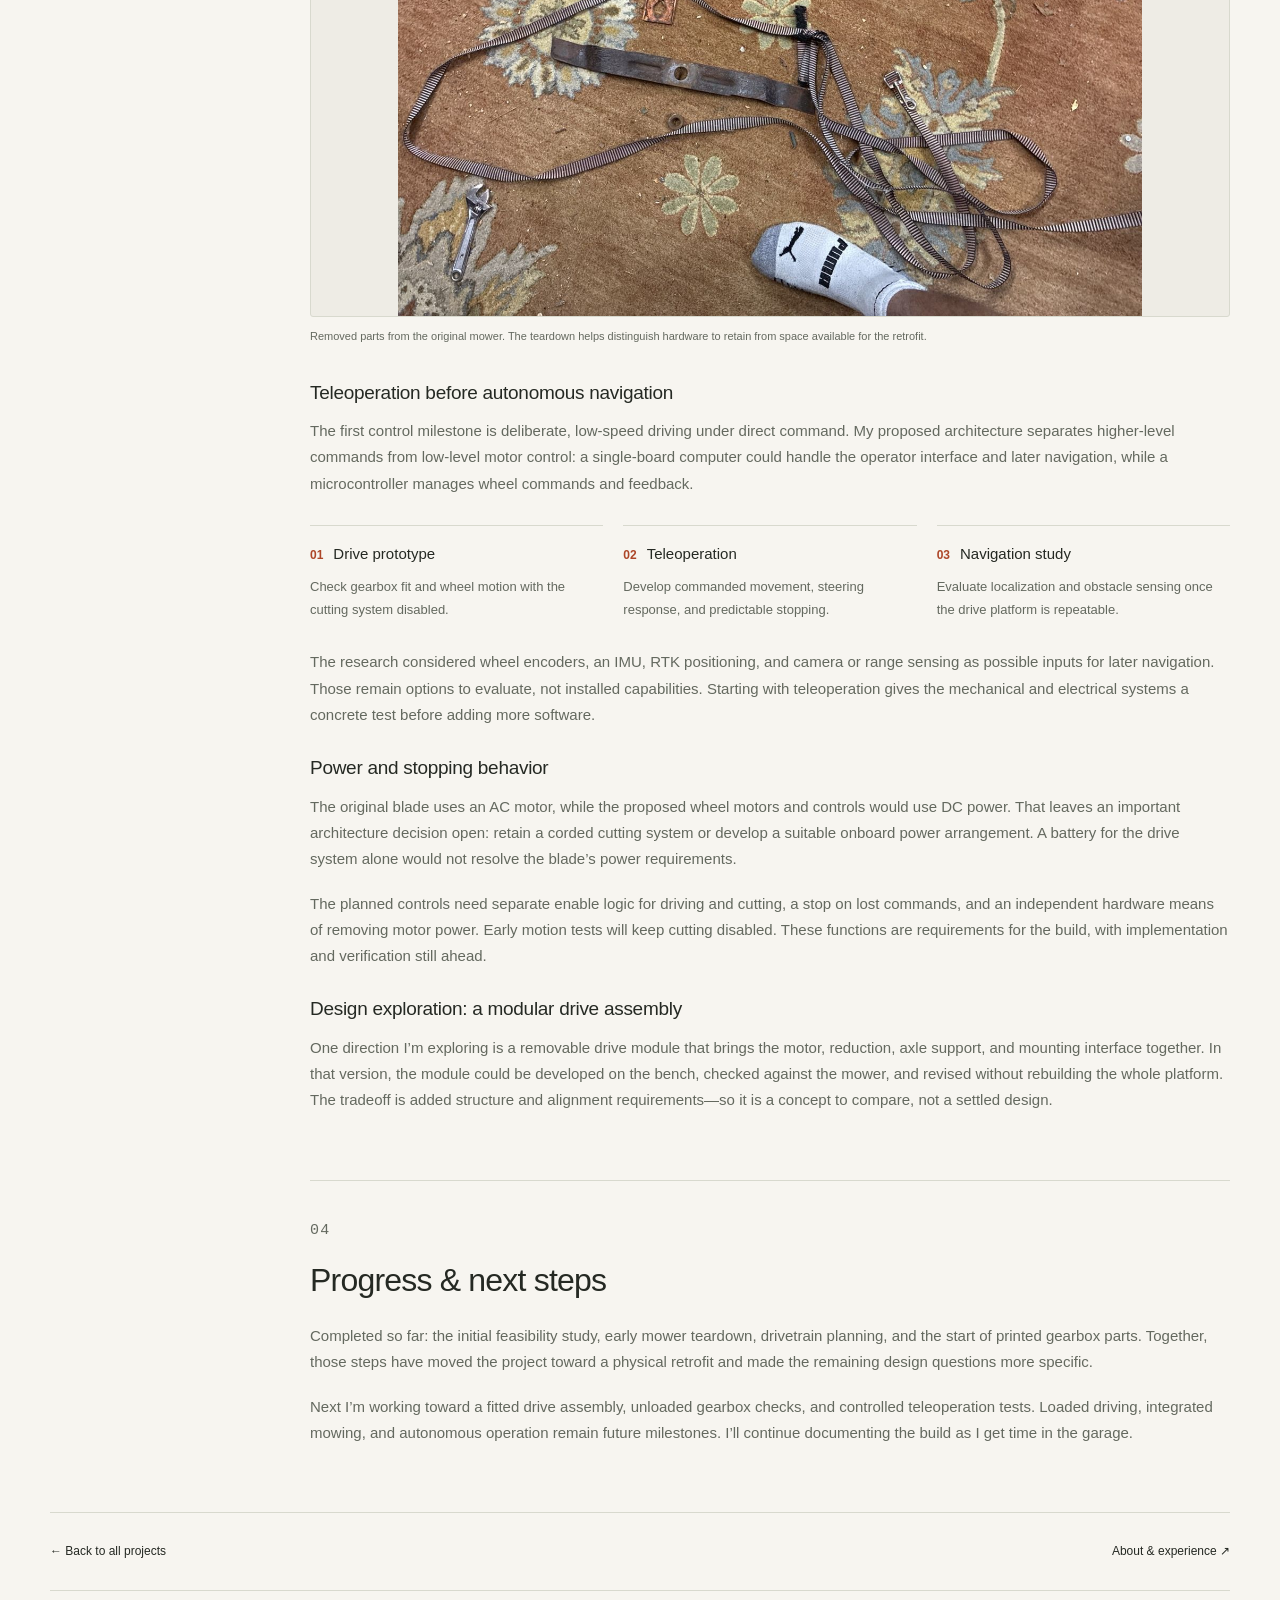
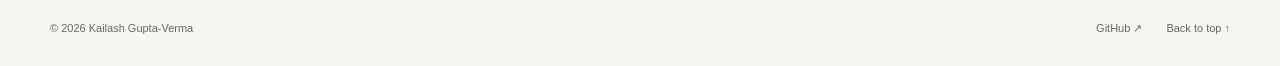
<file: projects/lawn-mower.html>
<!DOCTYPE html>
<html lang="en">
<head>
    <meta charset="UTF-8">
    <meta name="viewport" content="width=device-width, initial-scale=1">
    <meta name="description" content="Retrofitting a push mower for teleoperation through drivetrain design, custom gearbox prototyping, and a staged path toward autonomy.">
    <meta name="theme-color" content="#f7f5f0">
    <title>Lawn Mower Retrofit | Kailash Gupta-Verma</title>
    <link rel="stylesheet" href="../project-pages.css">
</head>
<body>
    <a class="skip-link" href="#main">Skip to content</a>
    <header class="site-header">
<div class="wrap header-inner">
        <a class="logo" href="../index.html" aria-label="Kailash Gupta-Verma home">kgv<span>.</span></a>
        <nav aria-label="Main navigation"><a href="../index.html#work">Work</a><a href="../about.html">About</a><a href="mailto:g.kailash@wustl.edu">Contact ↗</a></nav>
    </div></header>
    <main id="main" class="wrap">
        <header class="project-intro">
            <a class="back-link" href="../index.html#work">← All projects</a>
            <p class="eyebrow">Independent project · Mobile robotics</p>
            <h1>Lawn Mower Retrofit</h1>
            <p class="lead">Evaluating a conventional mower conversion through drive sizing, sensor selection, and navigation architecture.</p>
        </header>
        <dl class="project-facts">
<div><dt>Role</dt><dd>Mechanical design, prototyping &amp; system planning</dd>
</div>
<div><dt>Context / status</dt><dd>In progress · Independent garage project</dd>
</div>
<div><dt>Tools &amp; methods</dt><dd>CAD · FDM printing · Gearbox design · Drive sizing · Controls planning</dd>
</div></dl>
        <div class="project-media">
<figure><a href="../images/mower-retrofit-side.jpg" target="_blank" rel="noopener noreferrer"><img src="../images/mower-retrofit-side.jpg" alt="Side view of my partially disassembled mower showing the exposed motor, chassis, and wheels"></a><figcaption>The mower I’m retrofitting, with the upper housing removed to inspect the existing layout.</figcaption>
</figure>
</div>
        <div class="project-layout">
            <aside class="sidebar"><nav aria-label="On this page"><a href="#overview">01 / Overview</a><a href="#contribution">02 / My contribution</a><a href="#process">03 / Design & development</a><a href="#results">04 / Progress & next steps</a></nav></aside>
            <div class="project-story">
<section id="overview" class="project-section">
<p class="section-number">01</p>
<h2>Overview</h2>
<div class="achievement"><strong>In progress</strong><p>I work on the physical build when I’m back home in my garage. Teardown and printed gearbox parts are underway; powered driving, mowing tests, and autonomous navigation are still development goals. I’ll update this page as the hardware progresses.</p></div>
<p>This project started with a question: what would it take to turn a conventional push mower into a remotely driven machine? I began with a feasibility study, then took apart the mower to understand the space available for a drivetrain and controls. The immediate goal is a controllable mobile platform; autonomy is a longer-term extension.</p>
<p>The retrofit brings together the work I enjoy most: inspecting existing hardware, working through a mechanism in CAD, making parts, and using the next prototype to answer a more specific question. Building around an existing mower also means dealing with real constraints—wheel locations, ground clearance, access, and a blade motor that already occupies the middle of the chassis.</p>
<figure><a href="../images/mower-retrofit-overview.jpg" target="_blank" rel="noopener noreferrer"><img src="../images/mower-retrofit-overview.jpg" alt="Front view of the mower with its handle upright and upper housing removed" loading="lazy"></a><figcaption>Early teardown: documenting the base platform before adding a powered drivetrain.</figcaption></figure>
</section>
<section id="contribution" class="project-section">
<p class="section-number">02</p>
<h2>My contribution</h2>
<p>I developed the initial research and system plan, started disassembling the mower, and began making parts for custom gearboxes with my Bambu Lab 3D printer. The work has moved beyond a paper concept into physical prototyping, while the complete drive and control system remains in development.</p>
<div class="requirements">
<article><strong>Mechanical layout</strong><span>Inspecting the existing chassis and planning how drive motors, gearboxes, and mounts could fit around it.</span></article>
<article><strong>Drive sizing</strong><span>Estimating wheel loads and comparing the torque, speed, and packaging implications of gear reduction.</span></article>
<article><strong>CAD &amp; 3D printing</strong><span>Developing custom gearbox parts and using FDM prototypes to work through fit, assembly, and design changes.</span></article>
<article><strong>System integration</strong><span>Planning teleoperation, separate drive and blade functions, power distribution, and a later navigation layer.</span></article>
</div>
<h3>Garage development</h3>
<p>Hardware progress happens in sessions at home, so I’m approaching the project in manageable pieces: inspect the mower, work through the drivetrain layout, print parts, and return to the assembly to check what fits. It is an ongoing personal build, with room to revise the approach as the physical constraints become clearer.</p>
</section>
<section id="process" class="project-section">
<p class="section-number">03</p>
<h2>Design &amp; development</h2>
<h3>Teardown and retrofit constraints</h3>
<p>Removing the housing exposed the central AC blade motor and the surrounding chassis. That helped separate two different engineering tasks: adding propulsion at the wheels and deciding how to power and control the existing cutting system. The wheel drive can be developed on its own before integrating mowing.</p>
<div class="image-pair">
<figure><a href="../images/mower-retrofit-motor.jpg" target="_blank" rel="noopener noreferrer"><img src="../images/mower-retrofit-motor.jpg" alt="Exposed central blade motor and wiring inside the mower" loading="lazy"></a><figcaption>The existing AC motor drives the blade; it is separate from the proposed wheel-drive motors.</figcaption></figure>
<figure><a href="../images/mower-retrofit-underside.jpg" target="_blank" rel="noopener noreferrer"><img src="../images/mower-retrofit-underside.jpg" alt="Underside of the mower showing its deck, wheel arrangement, and central blade area" loading="lazy"></a><figcaption>The underside view informs ground clearance, mounting space, and protection of the cutting area.</figcaption></figure>
</div>
<p>The layout has to account for wheel loading, changes to the mower’s balance, access for assembly, and hardware that may be replaced during testing. A mount that looks compact in CAD still needs room for fasteners, tools, wiring, and removal.</p>
<h3>Wheel torque and gear reduction</h3>
<p>My feasibility study explored independently driving the rear wheels so that differences in left and right speed could steer the mower. That remains the candidate drivetrain. Turning resistance, traction, and the behavior of the existing front wheels still need physical evaluation.</p>
<p>I estimated drive requirements from mower mass, wheel radius, and resistance on grass. The paper used an initial target of roughly 7–10 N·m per driven wheel with a design margin. This is a sizing estimate to revisit with measurements, rather than a measured output or proof that the mower can handle every surface.</p>
<details><summary>Drive sizing relationships</summary>
<div class="model"><span>GROUND LOAD TO WHEEL TORQUE</span><div class="equation">F ≈ C<sub>rr</sub>mg cos α + mg sin α + ma</div><div class="equation">T<sub>wheel</sub> ≈ Fr / 2</div><p>The simplified force estimate includes rolling resistance, slope, and acceleration. It assumes two driven wheels sharing the load equally; grass conditions, turning scrub, traction limits, and uneven loading need separate checks. Here m is mass, r is wheel radius, α is slope, and C<sub>rr</sub> is rolling-resistance coefficient.</p></div>
<div class="model"><span>REDUCTION AND SPEED</span><div class="equation">T<sub>out</sub> ≈ ηG T<sub>motor</sub> &nbsp; · &nbsp; ω<sub>out</sub> = ω<sub>motor</sub> / G</div><p>A reduction ratio G trades output speed for torque, with efficiency η accounting for losses. Wheel speed follows v = rω. The useful choice depends on motor performance under load, current draw, packaging, and the desired driving speed.</p></div>
<p class="small-note">These are preliminary sizing models. No final gearbox ratio, motor selection, or drive performance is claimed here.</p>
</details>
<h3>Custom gearboxes and printed parts</h3>
<p>I’ve started making parts for custom gearboxes on my Bambu Lab printer. The purpose of the early prints is to make the drivetrain layout tangible: check how components locate, how the assembly goes together, and where the geometry needs to change before committing to a more durable build.</p>
<p>The CAD-to-print workflow is part of the engineering work. I use the printer to produce functional prototypes, considering part orientation, support needs, wall structure, clearances, and how the part will be loaded. Printing a part is one step; checking its fit and revising the model is what makes the next version useful.</p>
<details><summary>Gearbox design questions I’m working through</summary>
<ul>
<li><strong>Ratio and layout:</strong> how much reduction fits near the wheel without sacrificing ground clearance?</li>
<li><strong>Load path:</strong> how should the wheel axle be supported so wheel loads do not rely on a motor shaft alone?</li>
<li><strong>Fit and alignment:</strong> how will printed tolerances affect bearing seats, shaft spacing, and gear engagement?</li>
<li><strong>Assembly:</strong> can the housing be opened, aligned, and fastened without making every adjustment a teardown?</li>
<li><strong>Durability:</strong> which parts are useful as fit-check prints, and which need stronger materials or purchased hardware before loaded testing?</li>
</ul>
<p class="small-note">These are current design considerations. Printed components have not yet been qualified for sustained lawn loads.</p>
</details>
<figure><a href="../images/mower-retrofit-parts.jpg" target="_blank" rel="noopener noreferrer"><img src="../images/mower-retrofit-parts.jpg" alt="Removed mower housing components and hardware laid out during teardown" loading="lazy"></a><figcaption>Removed parts from the original mower. The teardown helps distinguish hardware to retain from space available for the retrofit.</figcaption></figure>
<h3>Teleoperation before autonomous navigation</h3>
<p>The first control milestone is deliberate, low-speed driving under direct command. My proposed architecture separates higher-level commands from low-level motor control: a single-board computer could handle the operator interface and later navigation, while a microcontroller manages wheel commands and feedback.</p>
<div class="sequence">
<div><b>01</b><strong>Drive prototype</strong><span>Check gearbox fit and wheel motion with the cutting system disabled.</span></div>
<div><b>02</b><strong>Teleoperation</strong><span>Develop commanded movement, steering response, and predictable stopping.</span></div>
<div><b>03</b><strong>Navigation study</strong><span>Evaluate localization and obstacle sensing once the drive platform is repeatable.</span></div>
</div>
<p>The research considered wheel encoders, an IMU, RTK positioning, and camera or range sensing as possible inputs for later navigation. Those remain options to evaluate, not installed capabilities. Starting with teleoperation gives the mechanical and electrical systems a concrete test before adding more software.</p>
<h3>Power and stopping behavior</h3>
<p>The original blade uses an AC motor, while the proposed wheel motors and controls would use DC power. That leaves an important architecture decision open: retain a corded cutting system or develop a suitable onboard power arrangement. A battery for the drive system alone would not resolve the blade’s power requirements.</p>
<p>The planned controls need separate enable logic for driving and cutting, a stop on lost commands, and an independent hardware means of removing motor power. Early motion tests will keep cutting disabled. These functions are requirements for the build, with implementation and verification still ahead.</p>
<h3>Design exploration: a modular drive assembly</h3>
<p>One direction I’m exploring is a removable drive module that brings the motor, reduction, axle support, and mounting interface together. In that version, the module could be developed on the bench, checked against the mower, and revised without rebuilding the whole platform. The tradeoff is added structure and alignment requirements—so it is a concept to compare, not a settled design.</p>
</section>
<section id="results" class="project-section">
<p class="section-number">04</p>
<h2>Progress &amp; next steps</h2>
<p>Completed so far: the initial feasibility study, early mower teardown, drivetrain planning, and the start of printed gearbox parts. Together, those steps have moved the project toward a physical retrofit and made the remaining design questions more specific.</p>
<p>Next I’m working toward a fitted drive assembly, unloaded gearbox checks, and controlled teleoperation tests. Loaded driving, integrated mowing, and autonomous operation remain future milestones. I’ll continue documenting the build as I get time in the garage.</p>
</section>
</div>
        </div>
        <div class="project-end"><a href="../index.html#work">← Back to all projects</a><a href="../about.html">About & experience ↗</a>
</div>
    </main>
    <footer class="wrap footer">
<p>© 2026 Kailash Gupta-Verma</p><a href="https://github.com/kailashguptaverma">GitHub ↗</a><a href="#main">Back to top ↑</a></footer>
</body>
</html>
</file>
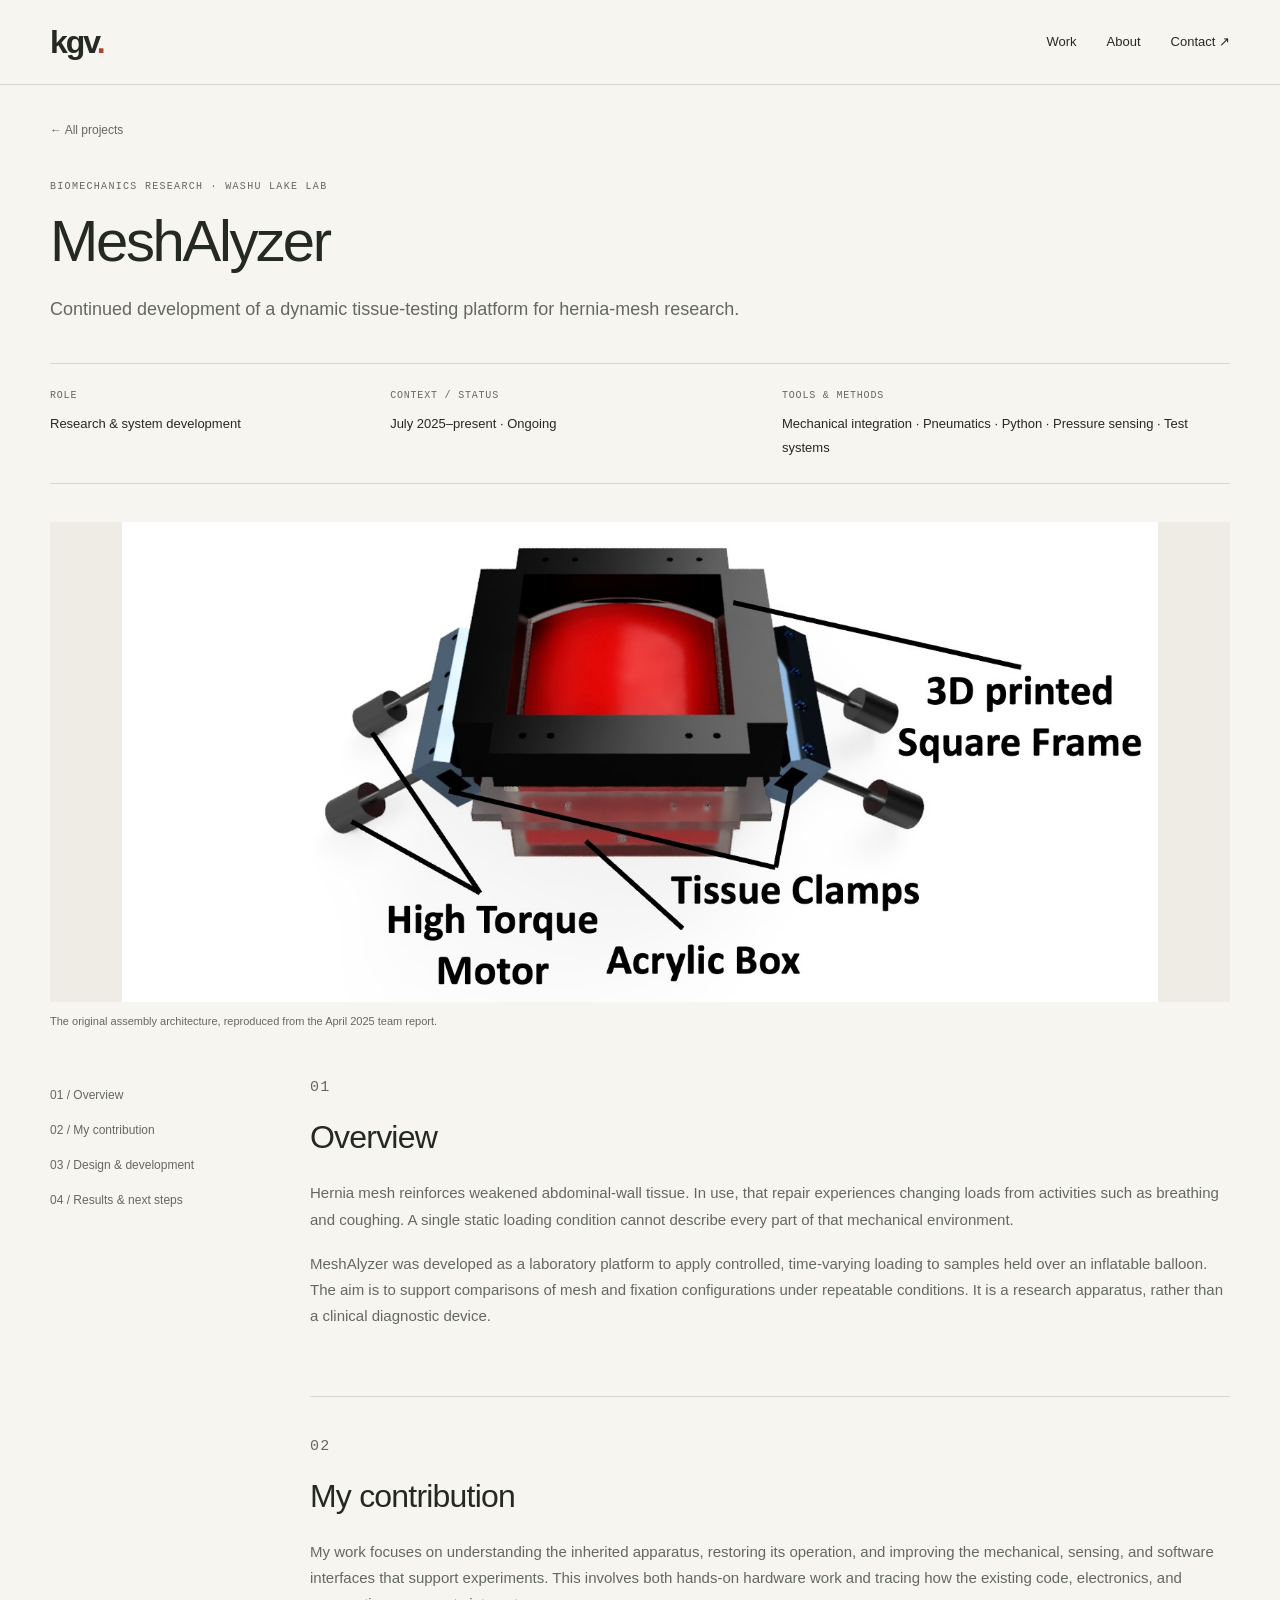
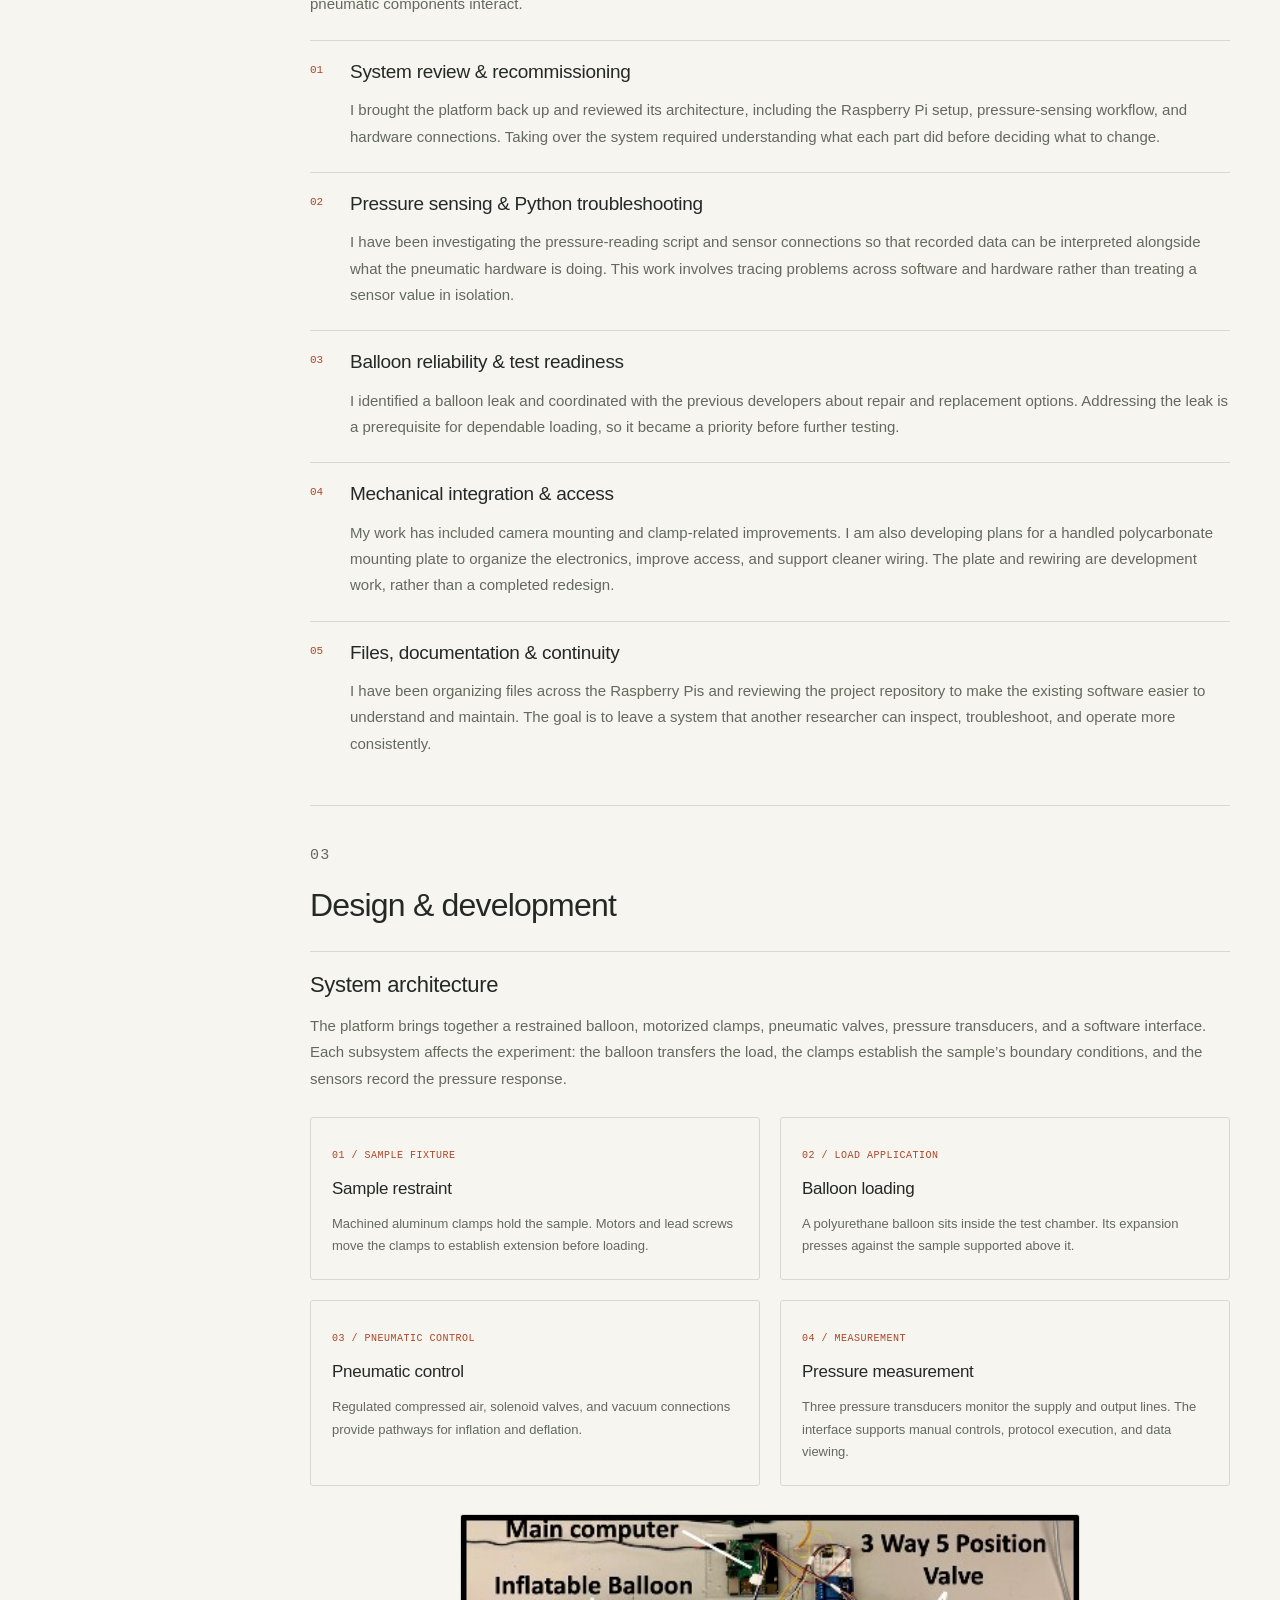
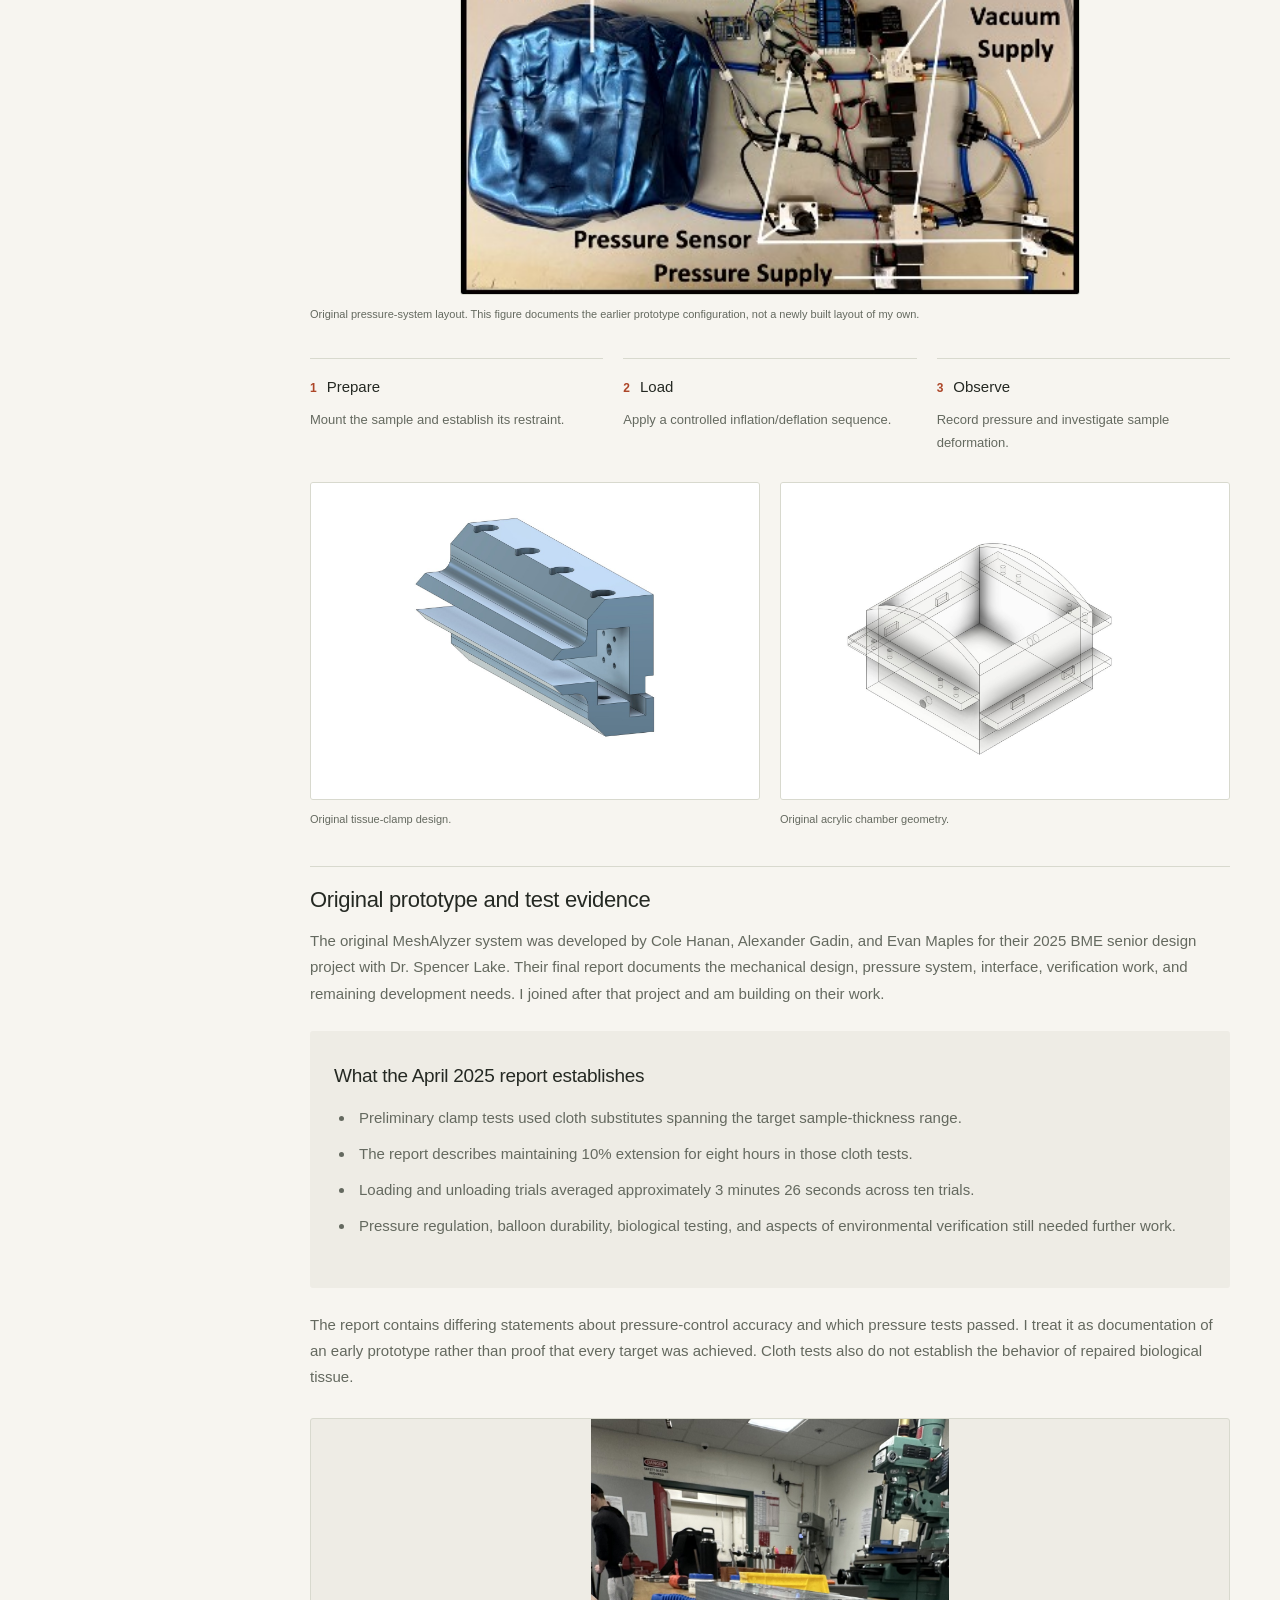
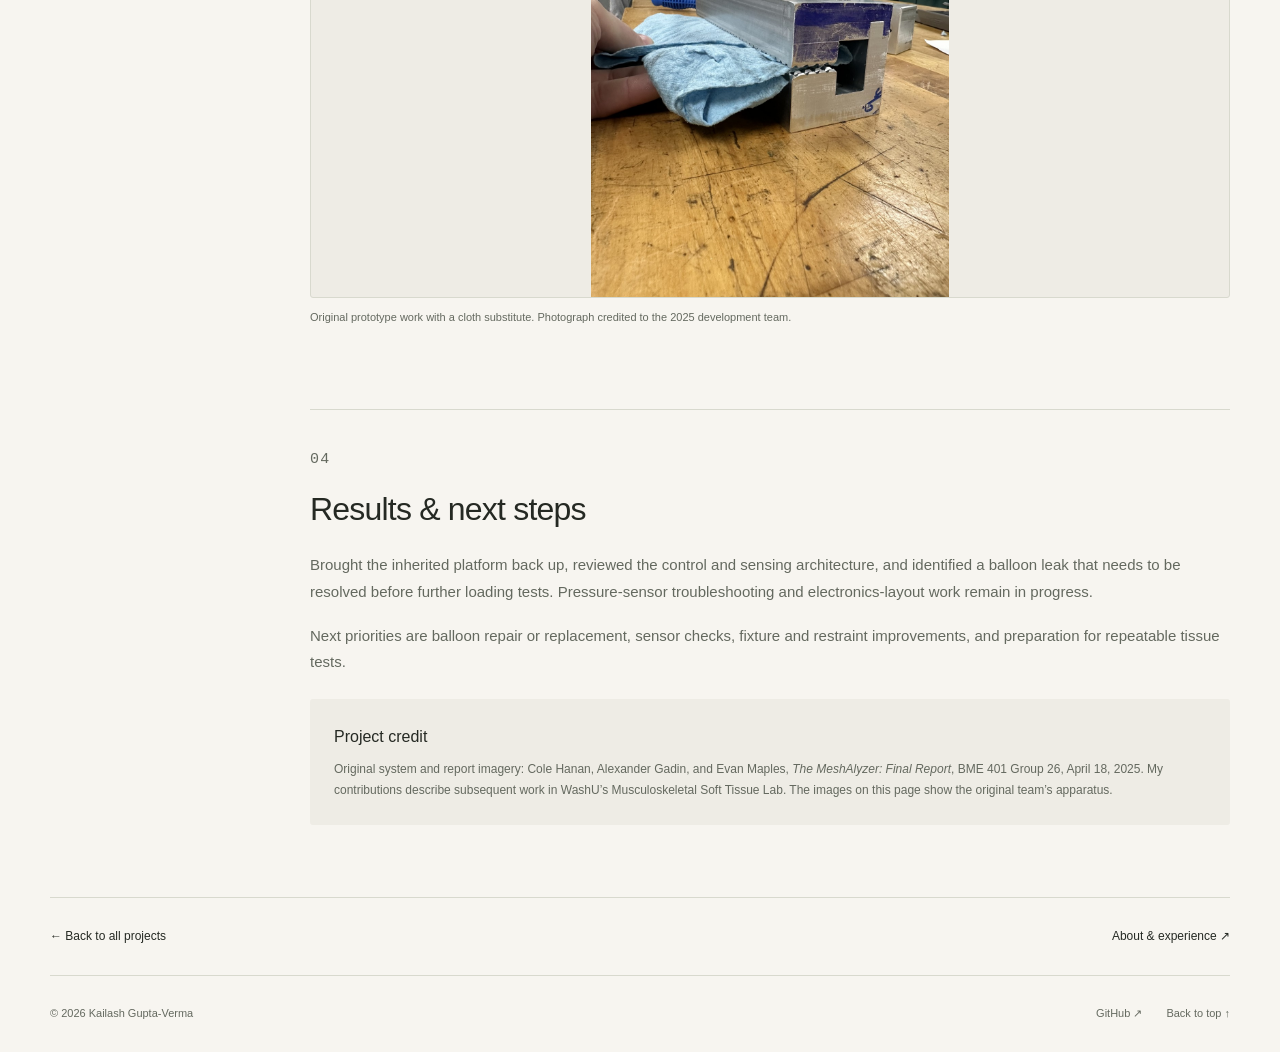
<file: projects/meshalyzer.html>
<!DOCTYPE html>
<html lang="en">
<head>
    <meta charset="UTF-8">
    <meta name="viewport" content="width=device-width, initial-scale=1">
    <meta name="description" content="Continued development of a dynamic tissue-testing platform for hernia-mesh research.">
    <meta name="theme-color" content="#f7f5f0">
    <title>MeshAlyzer | Kailash Gupta-Verma</title>
    <link rel="stylesheet" href="../project-pages.css">
</head>
<body>
    <a class="skip-link" href="#main">Skip to content</a>
    <header class="site-header">
<div class="wrap header-inner">
        <a class="logo" href="../index.html" aria-label="Kailash Gupta-Verma home">kgv<span>.</span></a>
        <nav aria-label="Main navigation"><a href="../index.html#work">Work</a><a href="../about.html">About</a><a href="mailto:g.kailash@wustl.edu">Contact ↗</a></nav>
    </div></header>
    <main id="main" class="wrap">
        <header class="project-intro">
            <a class="back-link" href="../index.html#work">← All projects</a>
            <p class="eyebrow">Biomechanics research · WashU Lake Lab</p>
            <h1>MeshAlyzer</h1>
            <p class="lead">Continued development of a dynamic tissue-testing platform for hernia-mesh research.</p>
        </header>
        <dl class="project-facts">
<div><dt>Role</dt><dd>Research &amp; system development</dd>
</div>
<div><dt>Context / status</dt><dd>July 2025–present · Ongoing</dd>
</div>
<div><dt>Tools &amp; methods</dt><dd>Mechanical integration · Pneumatics · Python · Pressure sensing · Test systems</dd>
</div></dl>
        <div class="project-media">
<figure class="hero-figure"><img src="../images/meshalyzer/system-overview.jpg" alt="Annotated MeshAlyzer assembly showing the balloon, acrylic box, tissue clamps, motors and stabilizing frame" fetchpriority="high"><figcaption>The original assembly architecture, reproduced from the April 2025 team report.</figcaption>
</figure>
</div>
        <div class="project-layout">
            <aside class="sidebar"><nav aria-label="On this page"><a href="#overview">01 / Overview</a><a href="#contribution">02 / My contribution</a><a href="#process">03 / Design & development</a><a href="#results">04 / Results & next steps</a></nav></aside>
            <div class="project-story">
<section id="overview" class="project-section">
<p class="section-number">01</p>
<h2>Overview</h2>
<p>Hernia mesh reinforces weakened abdominal-wall tissue. In use, that repair experiences changing loads from activities such as breathing and coughing. A single static loading condition cannot describe every part of that mechanical environment.</p>
<p>MeshAlyzer was developed as a laboratory platform to apply controlled, time-varying loading to samples held over an inflatable balloon. The aim is to support comparisons of mesh and fixation configurations under repeatable conditions. It is a research apparatus, rather than a clinical diagnostic device.</p>
</section>
<section id="contribution" class="project-section">
<p class="section-number">02</p>
<h2>My contribution</h2>
<p>My work focuses on understanding the inherited apparatus, restoring its operation, and improving the mechanical, sensing, and software interfaces that support experiments. This involves both hands-on hardware work and tracing how the existing code, electronics, and pneumatic components interact.</p>
<article class="contribution"><span>01</span>
<div>
<h3>System review &amp; recommissioning</h3>
<p>I brought the platform back up and reviewed its architecture, including the Raspberry Pi setup, pressure-sensing workflow, and hardware connections. Taking over the system required understanding what each part did before deciding what to change.</p>
</div>
</article>
<article class="contribution"><span>02</span>
<div>
<h3>Pressure sensing &amp; Python troubleshooting</h3>
<p>I have been investigating the pressure-reading script and sensor connections so that recorded data can be interpreted alongside what the pneumatic hardware is doing. This work involves tracing problems across software and hardware rather than treating a sensor value in isolation.</p>
</div>
</article>
<article class="contribution"><span>03</span>
<div>
<h3>Balloon reliability &amp; test readiness</h3>
<p>I identified a balloon leak and coordinated with the previous developers about repair and replacement options. Addressing the leak is a prerequisite for dependable loading, so it became a priority before further testing.</p>
</div>
</article>
<article class="contribution"><span>04</span>
<div>
<h3>Mechanical integration &amp; access</h3>
<p>My work has included camera mounting and clamp-related improvements. I am also developing plans for a handled polycarbonate mounting plate to organize the electronics, improve access, and support cleaner wiring. The plate and rewiring are development work, rather than a completed redesign.</p>
</div>
</article>
<article class="contribution"><span>05</span>
<div>
<h3>Files, documentation &amp; continuity</h3>
<p>I have been organizing files across the Raspberry Pis and reviewing the project repository to make the existing software easier to understand and maintain. The goal is to leave a system that another researcher can inspect, troubleshoot, and operate more consistently.</p>
</div>
</article>
</section>
<section id="process" class="project-section">
<p class="section-number">03</p>
<h2>Design & development</h2>
<div class="technical-topic" id="system-detail">
<h3 class="topic-title">System architecture</h3>
<p>The platform brings together a restrained balloon, motorized clamps, pneumatic valves, pressure transducers, and a software interface. Each subsystem affects the experiment: the balloon transfers the load, the clamps establish the sample’s boundary conditions, and the sensors record the pressure response.</p>
<div class="component-grid">
<article><span>01 / SAMPLE FIXTURE</span>
<h3>Sample restraint</h3>
<p>Machined aluminum clamps hold the sample. Motors and lead screws move the clamps to establish extension before loading.</p>
</article>
<article><span>02 / LOAD APPLICATION</span>
<h3>Balloon loading</h3>
<p>A polyurethane balloon sits inside the test chamber. Its expansion presses against the sample supported above it.</p>
</article>
<article><span>03 / PNEUMATIC CONTROL</span>
<h3>Pneumatic control</h3>
<p>Regulated compressed air, solenoid valves, and vacuum connections provide pathways for inflation and deflation.</p>
</article>
<article><span>04 / MEASUREMENT</span>
<h3>Pressure measurement</h3>
<p>Three pressure transducers monitor the supply and output lines. The interface supports manual controls, protocol execution, and data viewing.</p>
</article>
</div>
<figure><a href="../images/meshalyzer/pressure-system.jpg" target="_blank" rel="noopener noreferrer"><img src="../images/meshalyzer/pressure-system.jpg" alt="Original annotated pressure-system photograph identifying the computer, balloon, valves, sensors, pressure supply and vacuum supply" loading="lazy" class="compact-image"></a><figcaption>Original pressure-system layout. This figure documents the earlier prototype configuration, not a newly built layout of my own.</figcaption>
</figure>
<div class="sequence" aria-label="Experiment sequence">
<div><b>1</b><strong>Prepare</strong><span>Mount the sample and establish its restraint.</span>
</div>
<div><b>2</b><strong>Load</strong><span>Apply a controlled inflation/deflation sequence.</span>
</div>
<div><b>3</b><strong>Observe</strong><span>Record pressure and investigate sample deformation.</span>
</div>
</div>
<div class="image-pair">
<figure><img src="../images/meshalyzer/tissue-clamp.jpg" alt="CAD model of the original machined aluminum tissue clamp" loading="lazy"><figcaption>Original tissue-clamp design.</figcaption>
</figure>
<figure><img src="../images/meshalyzer/test-chamber.jpg" alt="CAD model of the original acrylic chamber supporting the sample and constraining the balloon" loading="lazy"><figcaption>Original acrylic chamber geometry.</figcaption>
</figure>
</div>
</div>
<div class="technical-topic" id="baseline-detail">
<h3 class="topic-title">Original prototype and test evidence</h3>
<p>The original MeshAlyzer system was developed by Cole Hanan, Alexander Gadin, and Evan Maples for their 2025 BME senior design project with Dr. Spencer Lake. Their final report documents the mechanical design, pressure system, interface, verification work, and remaining development needs. I joined after that project and am building on their work.</p>
<div class="evidence-card">
<h3>What the April 2025 report establishes</h3><ul><li>Preliminary clamp tests used cloth substitutes spanning the target sample-thickness range.</li><li>The report describes maintaining 10% extension for eight hours in those cloth tests.</li><li>Loading and unloading trials averaged approximately 3 minutes 26 seconds across ten trials.</li><li>Pressure regulation, balloon durability, biological testing, and aspects of environmental verification still needed further work.</li></ul>
</div>
<p>The report contains differing statements about pressure-control accuracy and which pressure tests passed. I treat it as documentation of an early prototype rather than proof that every target was achieved. Cloth tests also do not establish the behavior of repaired biological tissue.</p>
<figure><img src="../images/meshalyzer/prototype-testing.jpg" alt="Original team prototype holding a cloth sample in the laboratory test fixture" loading="lazy" class="testing-photo"><figcaption>Original prototype work with a cloth substitute. Photograph credited to the 2025 development team.</figcaption>
</figure>
</div>
</section>
<section id="results" class="project-section">
<p class="section-number">04</p>
<h2>Results & next steps</h2>
<p>Brought the inherited platform back up, reviewed the control and sensing architecture, and identified a balloon leak that needs to be resolved before further loading tests. Pressure-sensor troubleshooting and electronics-layout work remain in progress.</p>
<p>Next priorities are balloon repair or replacement, sensor checks, fixture and restraint improvements, and preparation for repeatable tissue tests.</p>
<div class="source-note"><strong>Project credit</strong>
<p>Original system and report imagery: Cole Hanan, Alexander Gadin, and Evan Maples, <cite>The MeshAlyzer: Final Report</cite>, BME 401 Group 26, April 18, 2025. My contributions describe subsequent work in WashU’s Musculoskeletal Soft Tissue Lab. The images on this page show the original team’s apparatus.</p>
</div>
</section>
</div>
        </div>
        <div class="project-end"><a href="../index.html#work">← Back to all projects</a><a href="../about.html">About & experience ↗</a>
</div>
    </main>
    <footer class="wrap footer">
<p>© 2026 Kailash Gupta-Verma</p><a href="https://github.com/kailashguptaverma">GitHub ↗</a><a href="#main">Back to top ↑</a></footer>
</body>
</html>
</file>
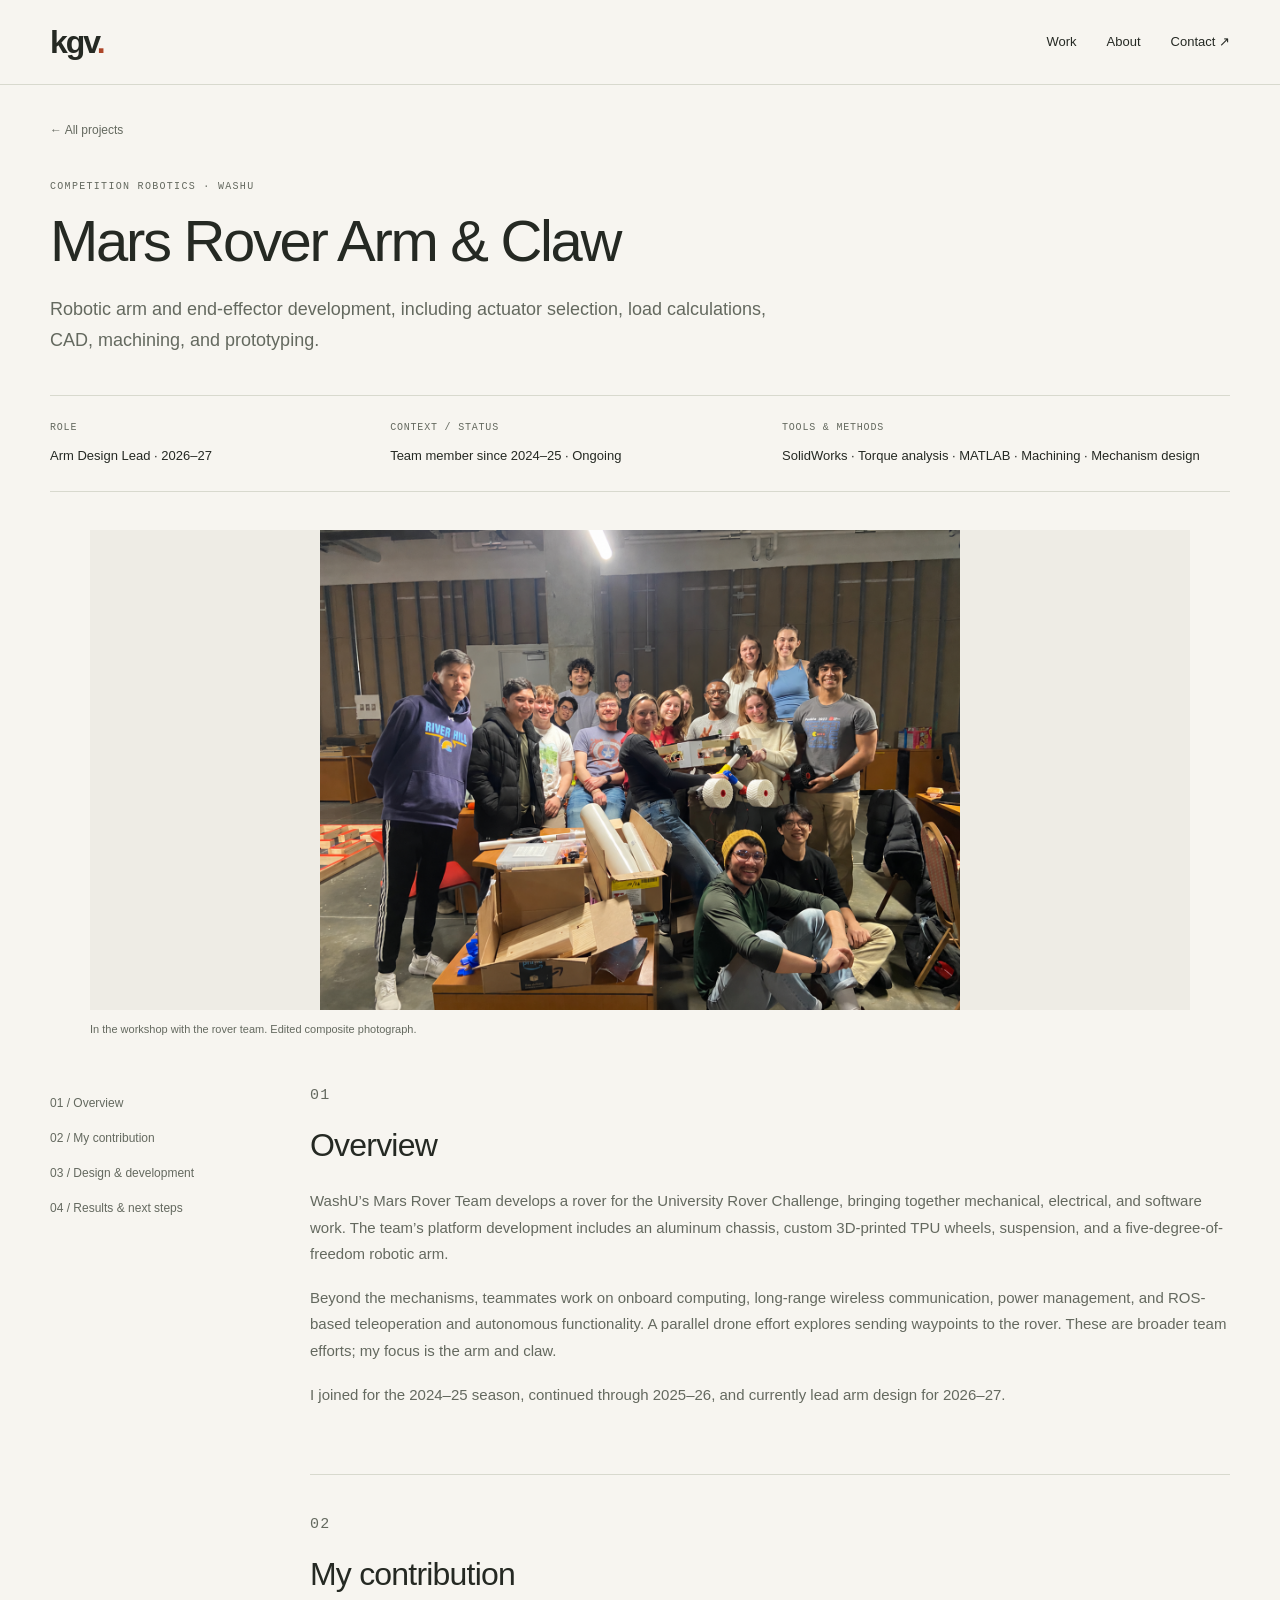
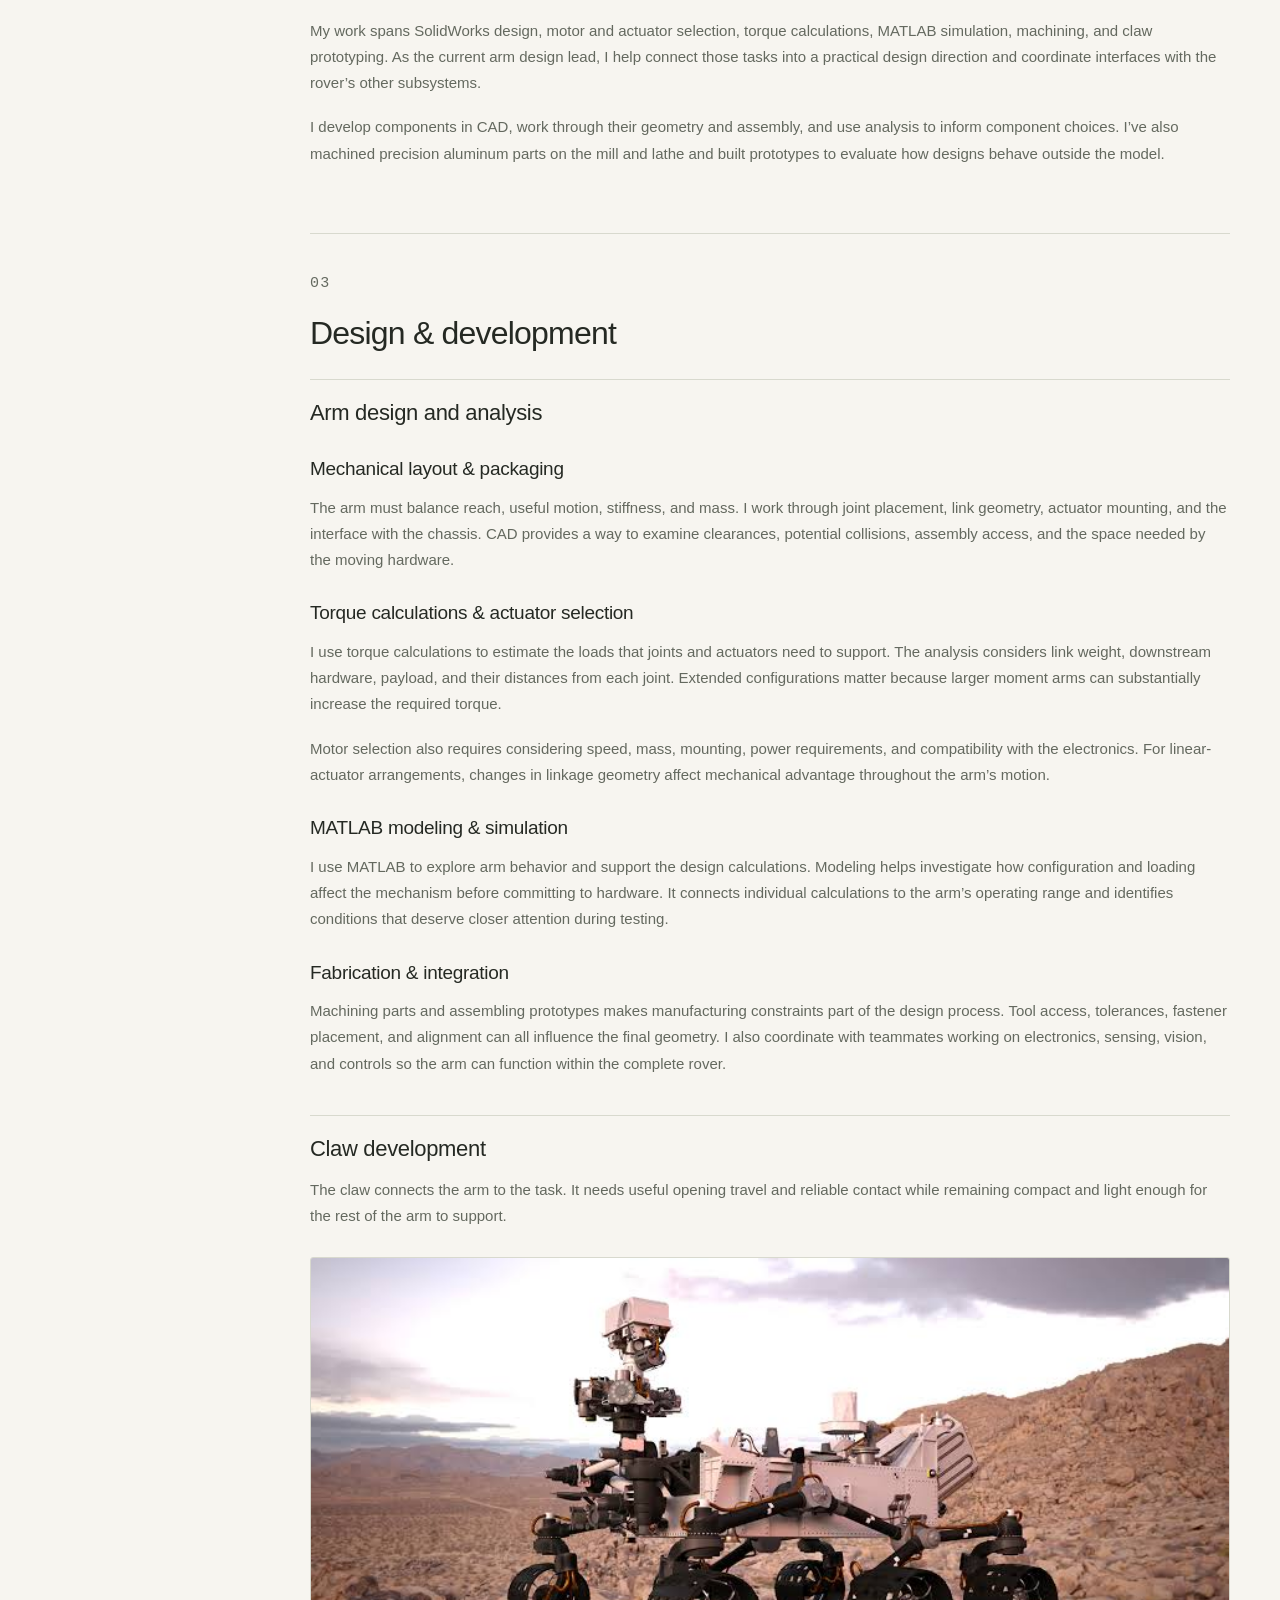
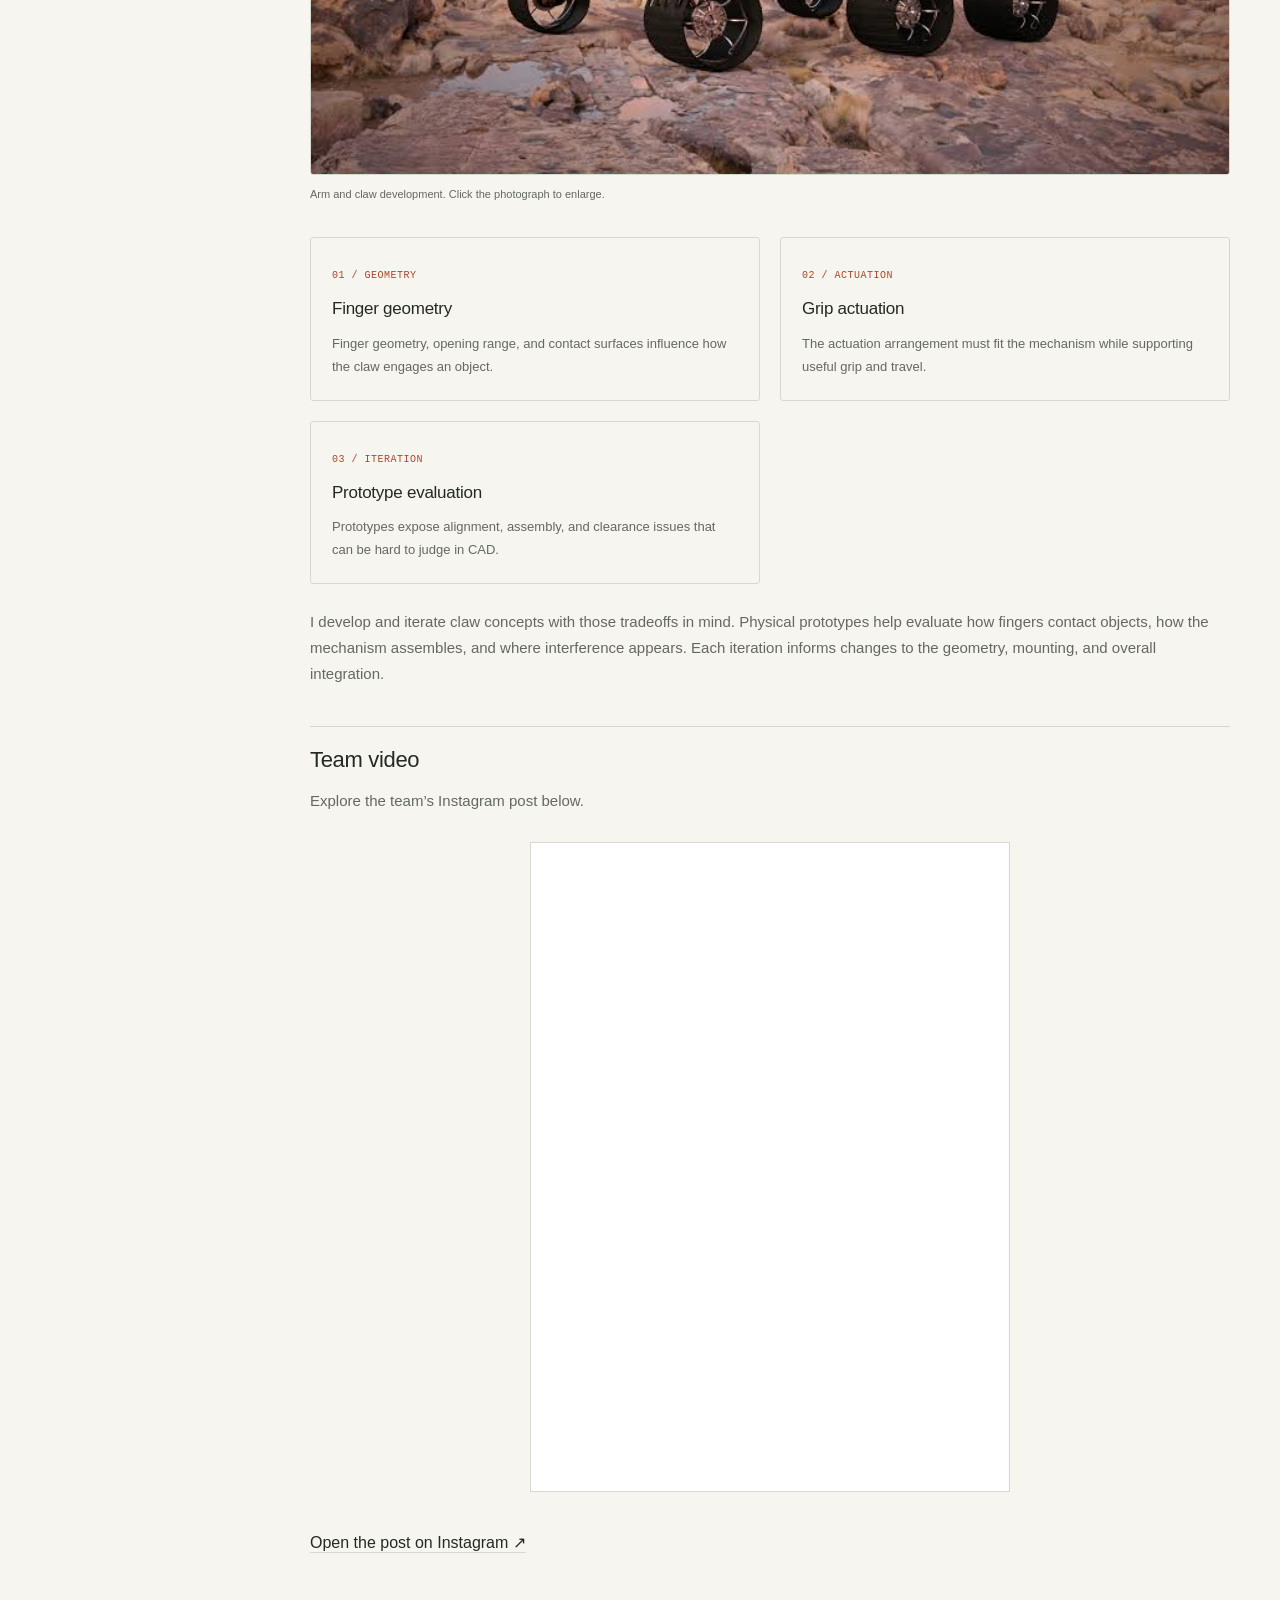
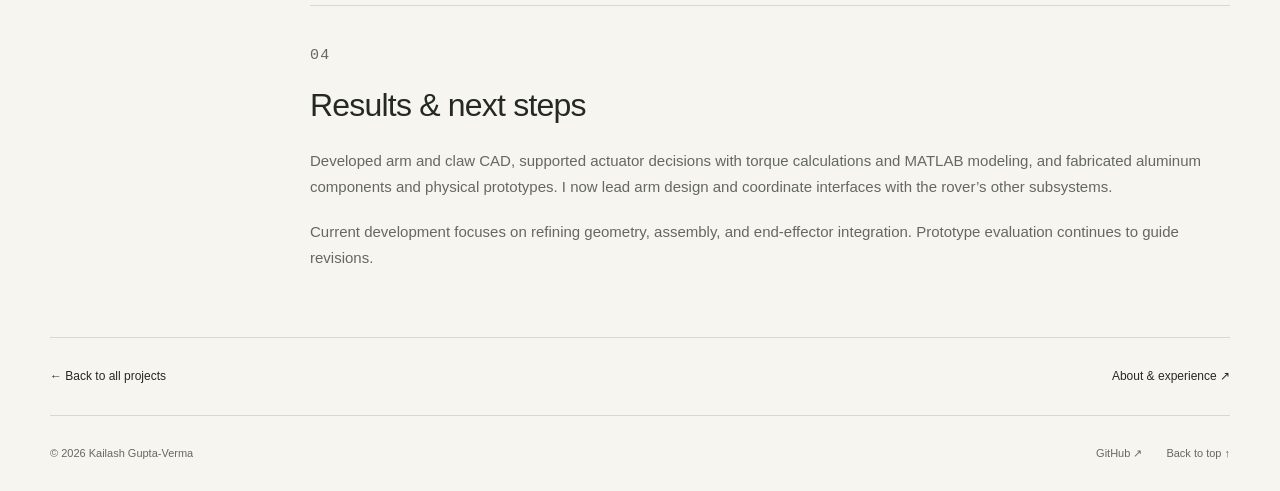
<file: projects/rover-claw.html>
<!DOCTYPE html>
<html lang="en">
<head>
    <meta charset="UTF-8">
    <meta name="viewport" content="width=device-width, initial-scale=1">
    <meta name="description" content="Robotic arm and end-effector development, including actuator selection, load calculations, CAD, machining, and prototyping.">
    <meta name="theme-color" content="#f7f5f0">
    <title>Mars Rover Arm &amp; Claw | Kailash Gupta-Verma</title>
    <link rel="stylesheet" href="../project-pages.css">
</head>
<body>
    <a class="skip-link" href="#main">Skip to content</a>
    <header class="site-header">
<div class="wrap header-inner">
        <a class="logo" href="../index.html" aria-label="Kailash Gupta-Verma home">kgv<span>.</span></a>
        <nav aria-label="Main navigation"><a href="../index.html#work">Work</a><a href="../about.html">About</a><a href="mailto:g.kailash@wustl.edu">Contact ↗</a></nav>
    </div></header>
    <main id="main" class="wrap">
        <header class="project-intro">
            <a class="back-link" href="../index.html#work">← All projects</a>
            <p class="eyebrow">Competition robotics · WashU</p>
            <h1>Mars Rover Arm &amp; Claw</h1>
            <p class="lead">Robotic arm and end-effector development, including actuator selection, load calculations, CAD, machining, and prototyping.</p>
        </header>
        <dl class="project-facts">
<div><dt>Role</dt><dd>Arm Design Lead · 2026–27</dd>
</div>
<div><dt>Context / status</dt><dd>Team member since 2024–25 · Ongoing</dd>
</div>
<div><dt>Tools &amp; methods</dt><dd>SolidWorks · Torque analysis · MATLAB · Machining · Mechanism design</dd>
</div></dl>
        <div class="project-media">
<figure class="wrap rover-team"><img src="../images/rover-team-composite.png" alt="WashU rover team gathered around a robot in the workshop; edited composite with Kailash added to the back row" fetchpriority="high"><figcaption>In the workshop with the rover team. Edited composite photograph.</figcaption>
</figure>
</div>
        <div class="project-layout">
            <aside class="sidebar"><nav aria-label="On this page"><a href="#overview">01 / Overview</a><a href="#contribution">02 / My contribution</a><a href="#process">03 / Design & development</a><a href="#results">04 / Results & next steps</a></nav></aside>
            <div class="project-story">
<section id="overview" class="project-section">
<p class="section-number">01</p>
<h2>Overview</h2>
<p>WashU’s Mars Rover Team develops a rover for the University Rover Challenge, bringing together mechanical, electrical, and software work. The team’s platform development includes an aluminum chassis, custom 3D-printed TPU wheels, suspension, and a five-degree-of-freedom robotic arm.</p>
<p>Beyond the mechanisms, teammates work on onboard computing, long-range wireless communication, power management, and ROS-based teleoperation and autonomous functionality. A parallel drone effort explores sending waypoints to the rover. These are broader team efforts; my focus is the arm and claw.</p>
<p>I joined for the 2024–25 season, continued through 2025–26, and currently lead arm design for 2026–27.</p>
</section>
<section id="contribution" class="project-section">
<p class="section-number">02</p>
<h2>My contribution</h2>
<p>My work spans SolidWorks design, motor and actuator selection, torque calculations, MATLAB simulation, machining, and claw prototyping. As the current arm design lead, I help connect those tasks into a practical design direction and coordinate interfaces with the rover’s other subsystems.</p>
<p>I develop components in CAD, work through their geometry and assembly, and use analysis to inform component choices. I’ve also machined precision aluminum parts on the mill and lathe and built prototypes to evaluate how designs behave outside the model.</p>
</section>
<section id="process" class="project-section">
<p class="section-number">03</p>
<h2>Design & development</h2>
<div class="technical-topic" id="arm-detail">
<h3 class="topic-title">Arm design and analysis</h3>
<h3>Mechanical layout &amp; packaging</h3>
<p>The arm must balance reach, useful motion, stiffness, and mass. I work through joint placement, link geometry, actuator mounting, and the interface with the chassis. CAD provides a way to examine clearances, potential collisions, assembly access, and the space needed by the moving hardware.</p>
<h3>Torque calculations &amp; actuator selection</h3>
<p>I use torque calculations to estimate the loads that joints and actuators need to support. The analysis considers link weight, downstream hardware, payload, and their distances from each joint. Extended configurations matter because larger moment arms can substantially increase the required torque.</p>
<p>Motor selection also requires considering speed, mass, mounting, power requirements, and compatibility with the electronics. For linear-actuator arrangements, changes in linkage geometry affect mechanical advantage throughout the arm’s motion.</p>
<h3>MATLAB modeling &amp; simulation</h3>
<p>I use MATLAB to explore arm behavior and support the design calculations. Modeling helps investigate how configuration and loading affect the mechanism before committing to hardware. It connects individual calculations to the arm’s operating range and identifies conditions that deserve closer attention during testing.</p>
<h3>Fabrication &amp; integration</h3>
<p>Machining parts and assembling prototypes makes manufacturing constraints part of the design process. Tool access, tolerances, fastener placement, and alignment can all influence the final geometry. I also coordinate with teammates working on electronics, sensing, vision, and controls so the arm can function within the complete rover.</p>
</div>
<div class="technical-topic" id="claw-detail">
<h3 class="topic-title">Claw development</h3>
<p>The claw connects the arm to the task. It needs useful opening travel and reliable contact while remaining compact and light enough for the rest of the arm to support.</p>
<figure><a href="../images/roverCover.jpeg" target="_blank" rel="noopener noreferrer" aria-label="Open the rover claw photograph"><img src="../images/roverCover.jpeg" alt="Rover arm and claw hardware from my project portfolio" loading="lazy"></a><figcaption>Arm and claw development. Click the photograph to enlarge.</figcaption>
</figure>
<div class="lesson-grid">
<div><span>01 / GEOMETRY</span>
<h3>Finger geometry</h3>
<p>Finger geometry, opening range, and contact surfaces influence how the claw engages an object.</p>
</div>
<div><span>02 / ACTUATION</span>
<h3>Grip actuation</h3>
<p>The actuation arrangement must fit the mechanism while supporting useful grip and travel.</p>
</div>
<div><span>03 / ITERATION</span>
<h3>Prototype evaluation</h3>
<p>Prototypes expose alignment, assembly, and clearance issues that can be hard to judge in CAD.</p>
</div>
</div>
<p>I develop and iterate claw concepts with those tradeoffs in mind. Physical prototypes help evaluate how fingers contact objects, how the mechanism assembles, and where interference appears. Each iteration informs changes to the geometry, mounting, and overall integration.</p>
</div>
<div class="technical-topic" id="team-video-detail">
<h3 class="topic-title">Team video</h3>
<p>Explore the team’s Instagram post below.</p>
<div class="rover-video"><iframe src="https://www.instagram.com/p/C0vedwbgdWA/embed/" title="WashU rover Instagram post selected for this portfolio" loading="lazy" allow="autoplay; encrypted-media; fullscreen; picture-in-picture" allowfullscreen referrerpolicy="strict-origin-when-cross-origin"></iframe>
</div><a class="text-link" href="https://www.instagram.com/p/C0vedwbgdWA/" target="_blank" rel="noopener noreferrer">Open the post on Instagram ↗</a>
</div>
</section>
<section id="results" class="project-section">
<p class="section-number">04</p>
<h2>Results & next steps</h2>
<p>Developed arm and claw CAD, supported actuator decisions with torque calculations and MATLAB modeling, and fabricated aluminum components and physical prototypes. I now lead arm design and coordinate interfaces with the rover’s other subsystems.</p>
<p>Current development focuses on refining geometry, assembly, and end-effector integration. Prototype evaluation continues to guide revisions.</p>
</section>
</div>
        </div>
        <div class="project-end"><a href="../index.html#work">← Back to all projects</a><a href="../about.html">About & experience ↗</a>
</div>
    </main>
    <footer class="wrap footer">
<p>© 2026 Kailash Gupta-Verma</p><a href="https://github.com/kailashguptaverma">GitHub ↗</a><a href="#main">Back to top ↑</a></footer>
</body>
</html>
</file>
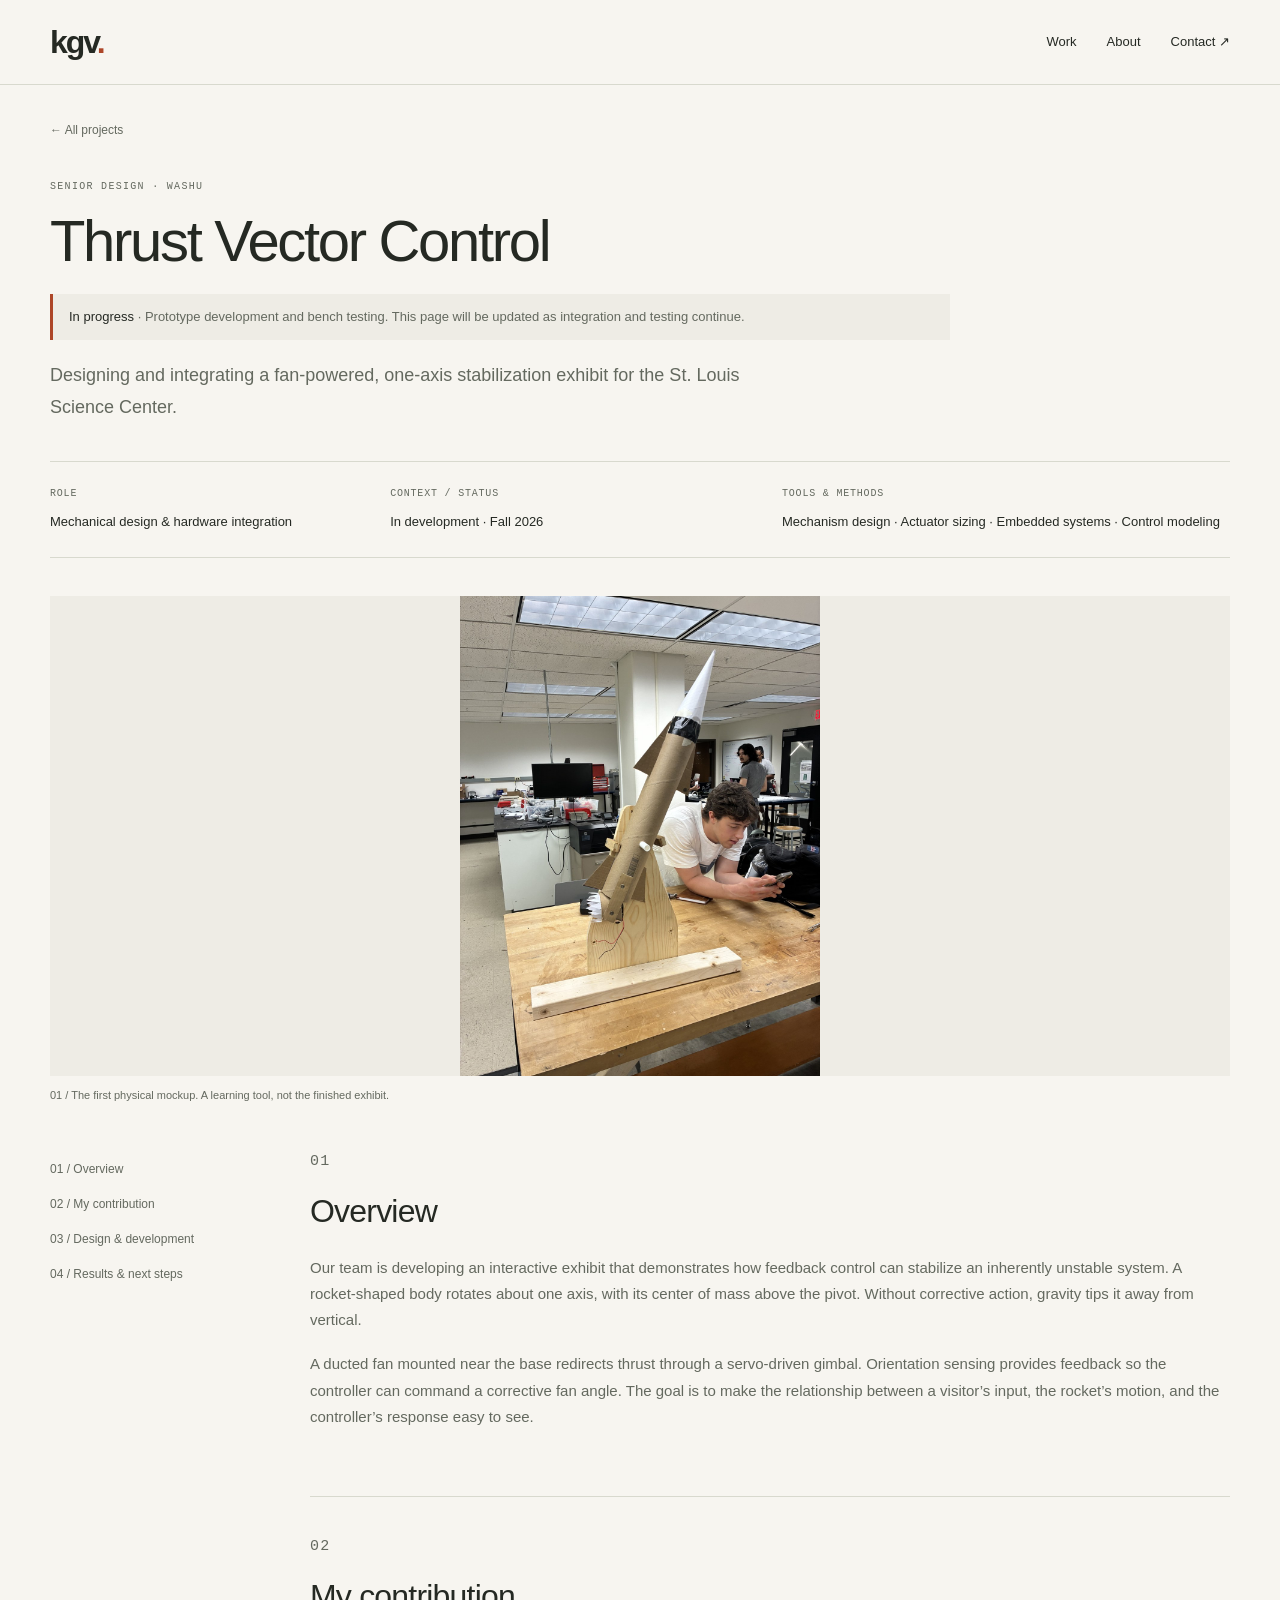
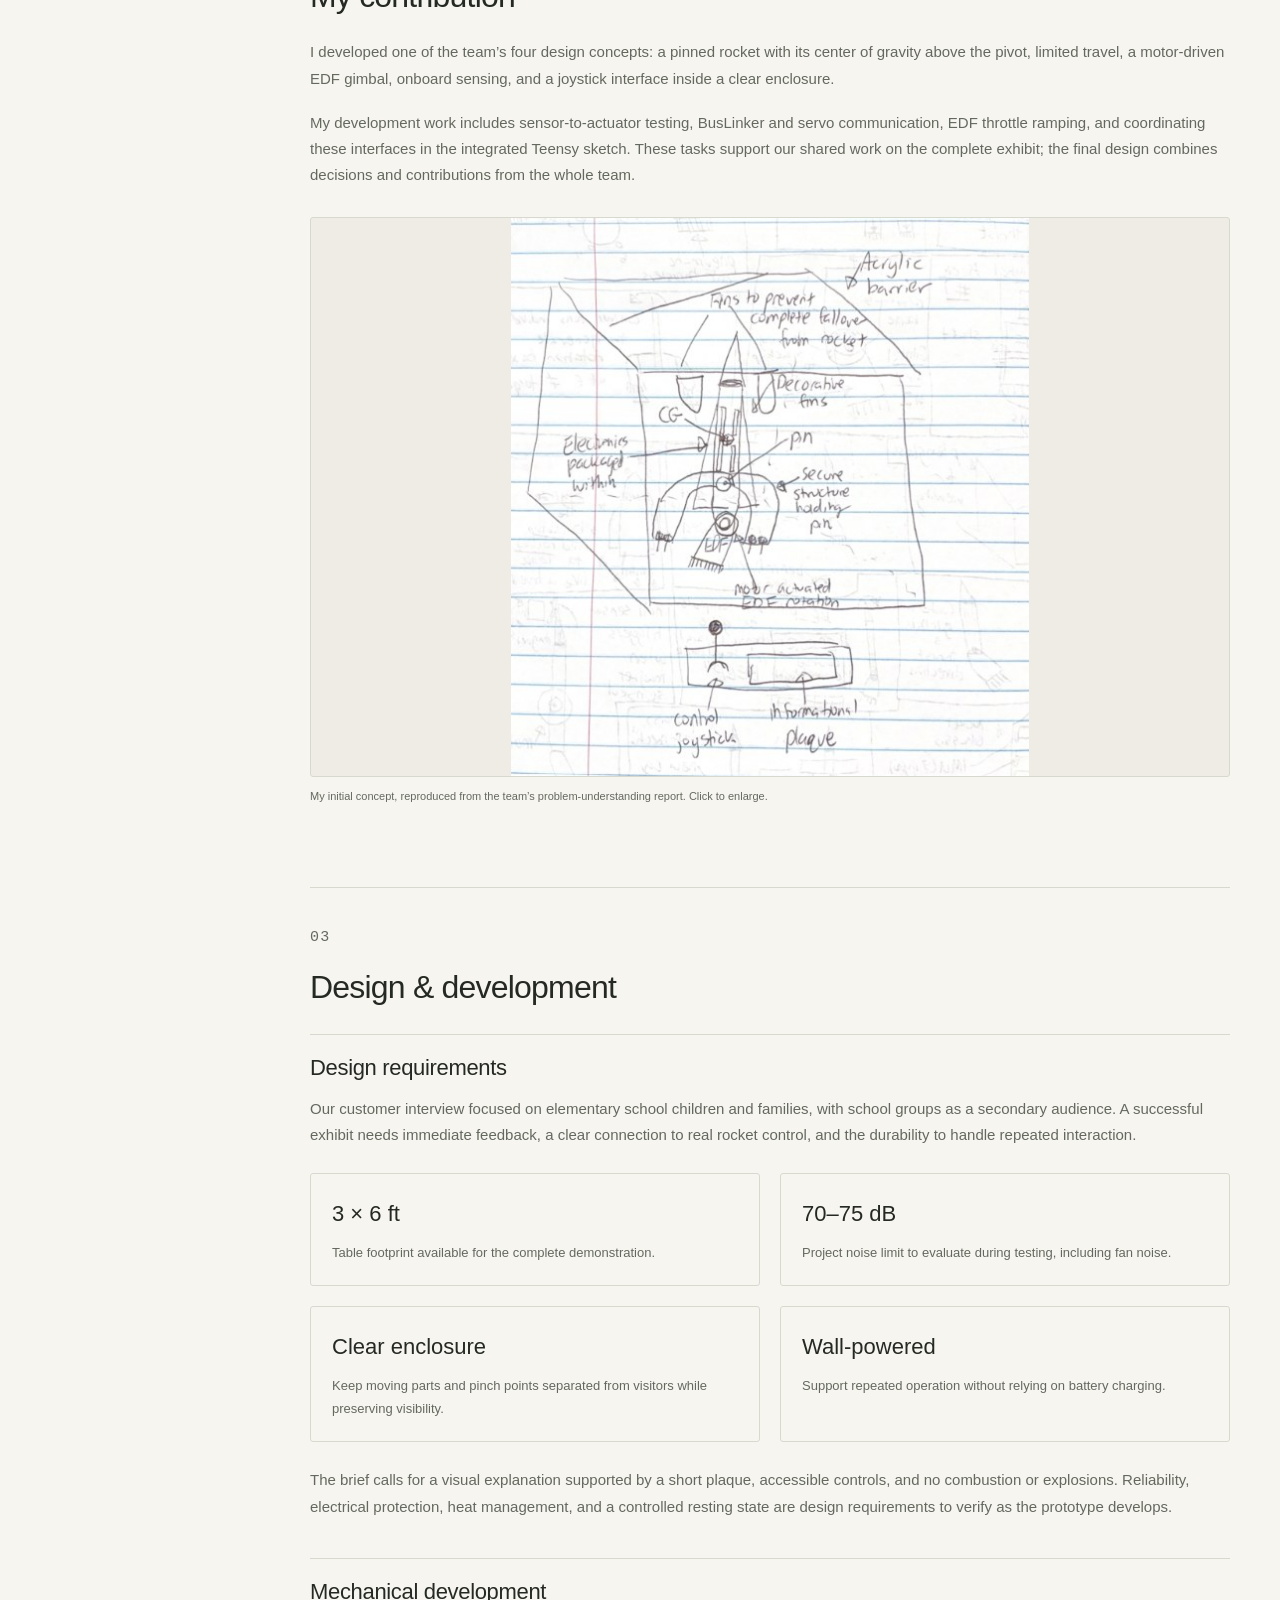
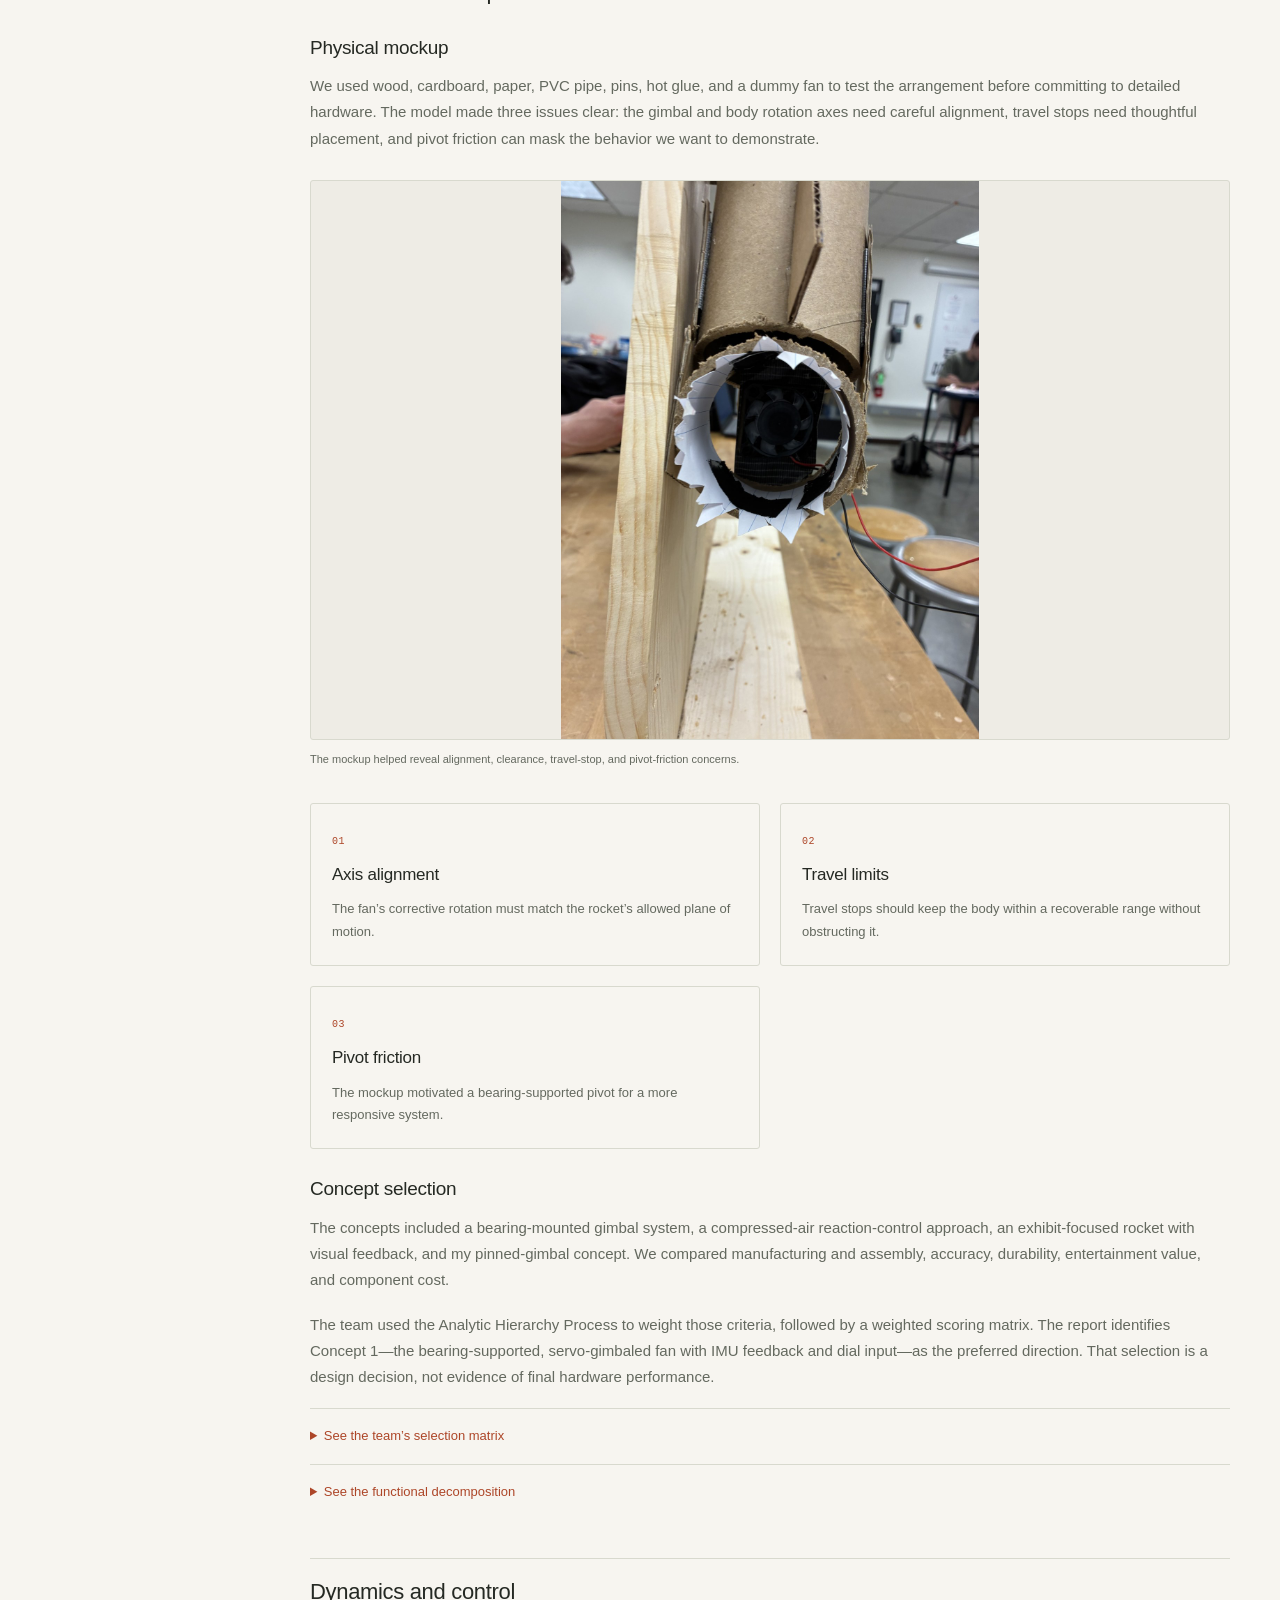
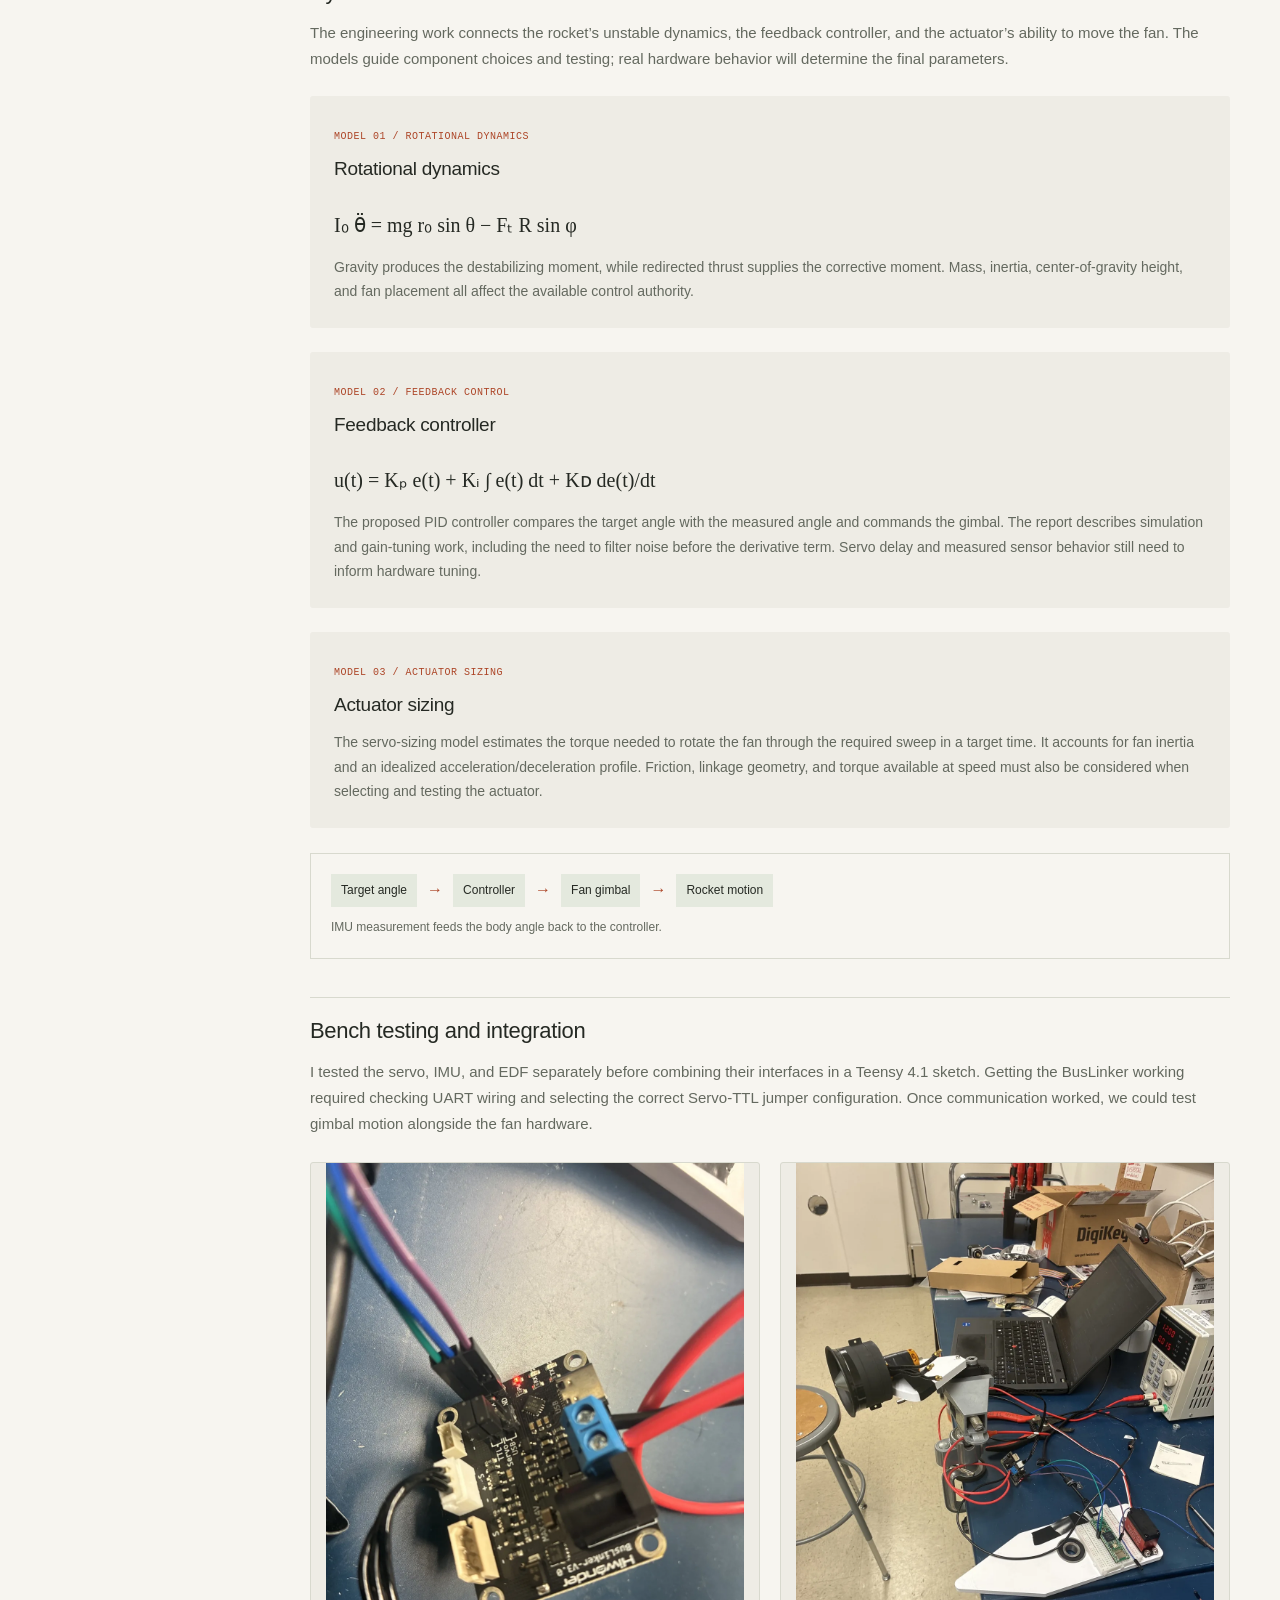
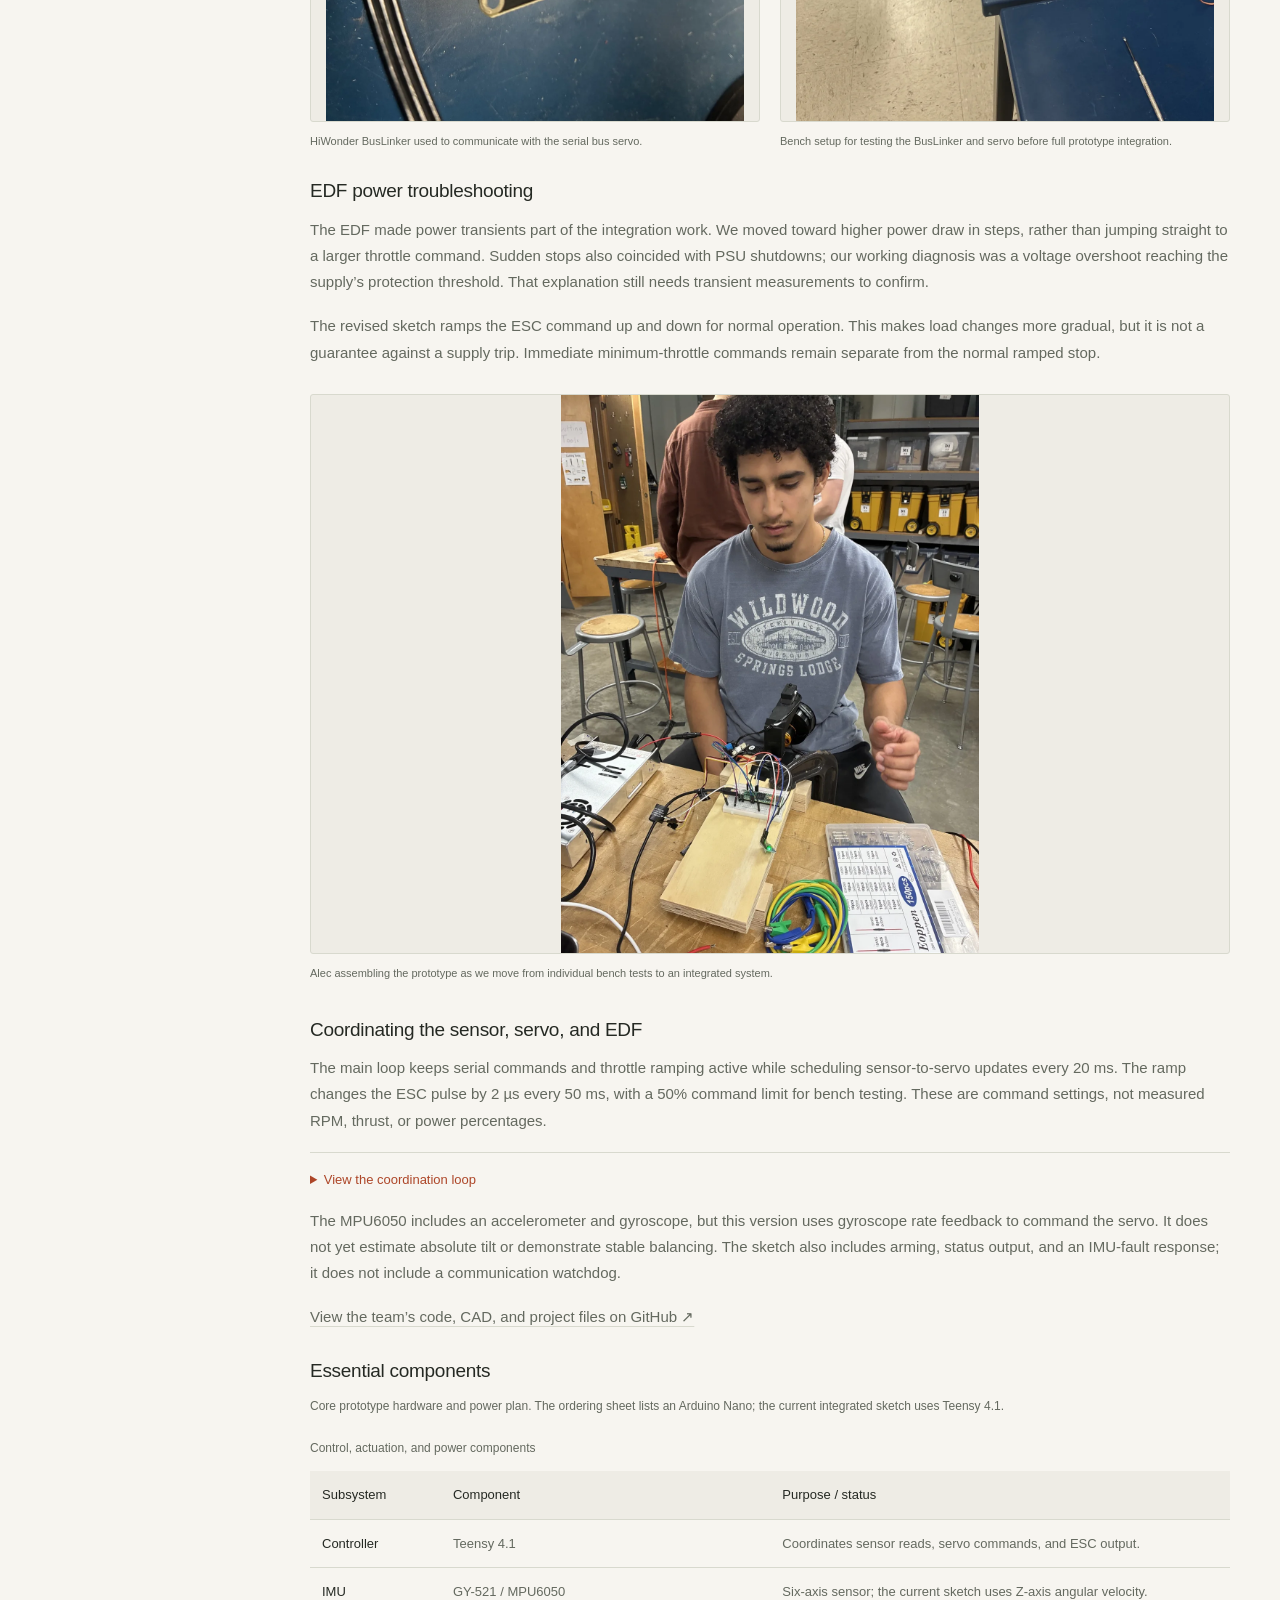
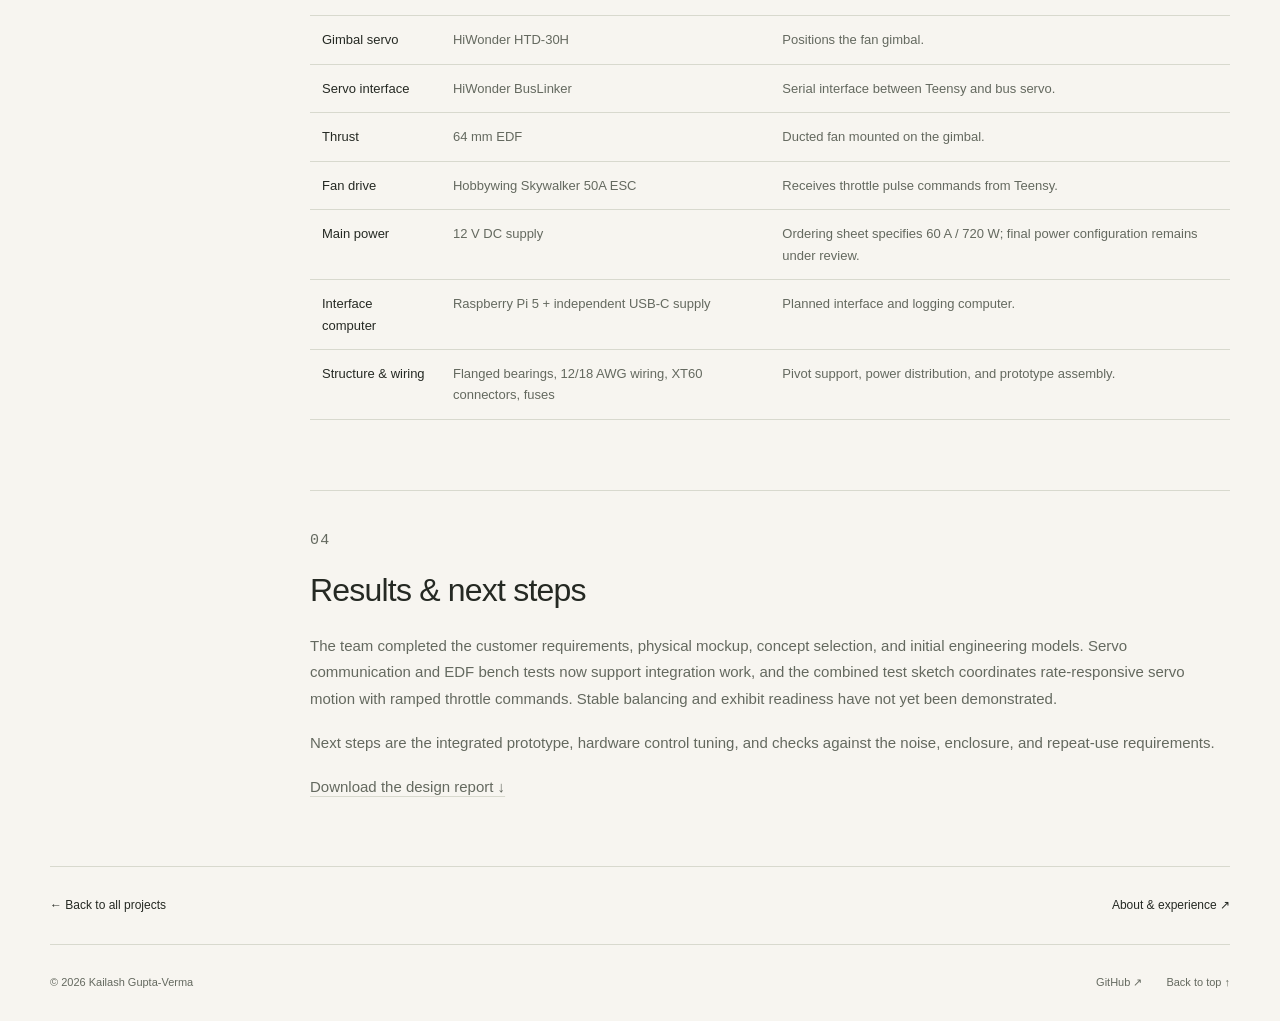
<file: projects/senior-design.html>
<!DOCTYPE html>
<html lang="en">
<head>
    <meta charset="UTF-8">
    <meta name="viewport" content="width=device-width, initial-scale=1">
    <meta name="description" content="Designing and integrating a fan-powered, one-axis stabilization exhibit for the St. Louis Science Center.">
    <meta name="theme-color" content="#f7f5f0">
    <title>Thrust Vector Control | Kailash Gupta-Verma</title>
    <link rel="stylesheet" href="../project-pages.css">
    <link rel="stylesheet" href="../tvc-progress.css">
</head>
<body>
    <a class="skip-link" href="#main">Skip to content</a>
    <header class="site-header">
<div class="wrap header-inner">
        <a class="logo" href="../index.html" aria-label="Kailash Gupta-Verma home">kgv<span>.</span></a>
        <nav aria-label="Main navigation"><a href="../index.html#work">Work</a><a href="../about.html">About</a><a href="mailto:g.kailash@wustl.edu">Contact ↗</a></nav>
    </div></header>
    <main id="main" class="wrap">
        <header class="project-intro">
            <a class="back-link" href="../index.html#work">← All projects</a>
            <p class="eyebrow">Senior design · WashU</p>
            <h1>Thrust Vector Control</h1>
<p class="tvc-status"><strong>In progress</strong> · Prototype development and bench testing. This page will be updated as integration and testing continue.</p>
            <p class="lead">Designing and integrating a fan-powered, one-axis stabilization exhibit for the St. Louis Science Center.</p>
        </header>
        <dl class="project-facts">
<div><dt>Role</dt><dd>Mechanical design &amp; hardware integration</dd>
</div>
<div><dt>Context / status</dt><dd>In development · Fall 2026</dd>
</div>
<div><dt>Tools &amp; methods</dt><dd>Mechanism design · Actuator sizing · Embedded systems · Control modeling</dd>
</div></dl>
        <div class="project-media">
<figure class="hero-photo"><img src="../images/tvc/mockup-front.jpg" alt="Early rocket mockup on a wooden support frame in the studio"><figcaption>01 / The first physical mockup. A learning tool, not the finished exhibit.</figcaption><span class="status">IN DEVELOPMENT</span>
</figure>
</div>
        <div class="project-layout">
            <aside class="sidebar"><nav aria-label="On this page"><a href="#overview">01 / Overview</a><a href="#contribution">02 / My contribution</a><a href="#process">03 / Design & development</a><a href="#results">04 / Results & next steps</a></nav></aside>
            <div class="project-story">
<section id="overview" class="project-section">
<p class="section-number">01</p>
<h2>Overview</h2>
<p>Our team is developing an interactive exhibit that demonstrates how feedback control can stabilize an inherently unstable system. A rocket-shaped body rotates about one axis, with its center of mass above the pivot. Without corrective action, gravity tips it away from vertical.</p>
<p>A ducted fan mounted near the base redirects thrust through a servo-driven gimbal. Orientation sensing provides feedback so the controller can command a corrective fan angle. The goal is to make the relationship between a visitor’s input, the rocket’s motion, and the controller’s response easy to see.</p>
</section>
<section id="contribution" class="project-section">
<p class="section-number">02</p>
<h2>My contribution</h2>
<p>I developed one of the team’s four design concepts: a pinned rocket with its center of gravity above the pivot, limited travel, a motor-driven EDF gimbal, onboard sensing, and a joystick interface inside a clear enclosure.</p>
<p>My development work includes sensor-to-actuator testing, BusLinker and servo communication, EDF throttle ramping, and coordinating these interfaces in the integrated Teensy sketch. These tasks support our shared work on the complete exhibit; the final design combines decisions and contributions from the whole team.</p>
<figure><a href="../images/tvc/kailash-concept.jpg" target="_blank" rel="noopener noreferrer" aria-label="Open Kailash&#x27;s concept sketch at full size"><img class="drawing" src="../images/tvc/kailash-concept.jpg" alt="Kailash&#x27;s annotated rocket concept showing the pivot, high center of gravity, fan gimbal, travel limits, joystick and acrylic enclosure" loading="lazy"></a><figcaption>My initial concept, reproduced from the team’s problem-understanding report. Click to enlarge.</figcaption>
</figure>
</section>
<section id="process" class="project-section">
<p class="section-number">03</p>
<h2>Design & development</h2>
<div class="technical-topic" id="requirements-detail">
<h3 class="topic-title">Design requirements</h3>
<p>Our customer interview focused on elementary school children and families, with school groups as a secondary audience. A successful exhibit needs immediate feedback, a clear connection to real rocket control, and the durability to handle repeated interaction.</p>
<div class="requirements">
<article><strong>3 × 6 ft</strong><span>Table footprint available for the complete demonstration.</span>
</article>
<article><strong>70–75 dB</strong><span>Project noise limit to evaluate during testing, including fan noise.</span>
</article>
<article><strong>Clear enclosure</strong><span>Keep moving parts and pinch points separated from visitors while preserving visibility.</span>
</article>
<article><strong>Wall-powered</strong><span>Support repeated operation without relying on battery charging.</span>
</article>
</div>
<p>The brief calls for a visual explanation supported by a short plaque, accessible controls, and no combustion or explosions. Reliability, electrical protection, heat management, and a controlled resting state are design requirements to verify as the prototype develops.</p>
</div>
<div class="technical-topic" id="design-detail">
<h3 class="topic-title">Mechanical development</h3>
<h3>Physical mockup</h3>
<p>We used wood, cardboard, paper, PVC pipe, pins, hot glue, and a dummy fan to test the arrangement before committing to detailed hardware. The model made three issues clear: the gimbal and body rotation axes need careful alignment, travel stops need thoughtful placement, and pivot friction can mask the behavior we want to demonstrate.</p>
<figure><img src="../images/tvc/mockup-detail.jpg" alt="Close-up of the dummy fan and pivot arrangement on the team&#x27;s physical mockup" loading="lazy"><figcaption>The mockup helped reveal alignment, clearance, travel-stop, and pivot-friction concerns.</figcaption>
</figure>
<div class="lesson-grid">
<div><span>01</span>
<h3>Axis alignment</h3>
<p>The fan’s corrective rotation must match the rocket’s allowed plane of motion.</p>
</div>
<div><span>02</span>
<h3>Travel limits</h3>
<p>Travel stops should keep the body within a recoverable range without obstructing it.</p>
</div>
<div><span>03</span>
<h3>Pivot friction</h3>
<p>The mockup motivated a bearing-supported pivot for a more responsive system.</p>
</div>
</div>
<h3>Concept selection</h3>
<p>The concepts included a bearing-mounted gimbal system, a compressed-air reaction-control approach, an exhibit-focused rocket with visual feedback, and my pinned-gimbal concept. We compared manufacturing and assembly, accuracy, durability, entertainment value, and component cost.</p>
<p>The team used the Analytic Hierarchy Process to weight those criteria, followed by a weighted scoring matrix. The report identifies Concept 1—the bearing-supported, servo-gimbaled fan with IMU feedback and dial input—as the preferred direction. That selection is a design decision, not evidence of final hardware performance.</p>
<details><summary>See the team’s selection matrix</summary>
<figure><a href="../images/tvc/concept-scoring.jpg" target="_blank" rel="noopener noreferrer"><img src="../images/tvc/concept-scoring.jpg" alt="Team weighted scoring matrix comparing four exhibit concepts across five criteria" loading="lazy"></a><figcaption>Original selection matrix from the report. Click to enlarge.</figcaption>
</figure>
</details>
<details><summary>See the functional decomposition</summary>
<figure><a href="../images/tvc/function-tree.jpg" target="_blank" rel="noopener noreferrer"><img src="../images/tvc/function-tree.jpg" alt="Function tree breaking down the thrust vector control exhibit into its required functions" loading="lazy"></a><figcaption>Breaking the exhibit into smaller functions helped connect the requirements to design options.</figcaption>
</figure>
</details>
</div>
<div class="technical-topic" id="engineering-detail">
<h3 class="topic-title">Dynamics and control</h3>
<p>The engineering work connects the rocket’s unstable dynamics, the feedback controller, and the actuator’s ability to move the fan. The models guide component choices and testing; real hardware behavior will determine the final parameters.</p>
<article class="model"><span>MODEL 01 / ROTATIONAL DYNAMICS</span>
<h3>Rotational dynamics</h3>
<div class="equation" aria-label="Inertia times angular acceleration equals gravitational torque minus vectored thrust torque">I₀ θ̈ = mg r₀ sin θ − Fₜ R sin φ</div>
<p>Gravity produces the destabilizing moment, while redirected thrust supplies the corrective moment. Mass, inertia, center-of-gravity height, and fan placement all affect the available control authority.</p>
</article>
<article class="model"><span>MODEL 02 / FEEDBACK CONTROL</span>
<h3>Feedback controller</h3>
<div class="equation">u(t) = Kₚ e(t) + Kᵢ ∫ e(t) dt + Kᴅ de(t)/dt</div>
<p>The proposed PID controller compares the target angle with the measured angle and commands the gimbal. The report describes simulation and gain-tuning work, including the need to filter noise before the derivative term. Servo delay and measured sensor behavior still need to inform hardware tuning.</p>
</article>
<article class="model"><span>MODEL 03 / ACTUATOR SIZING</span>
<h3>Actuator sizing</h3>
<p>The servo-sizing model estimates the torque needed to rotate the fan through the required sweep in a target time. It accounts for fan inertia and an idealized acceleration/deceleration profile. Friction, linkage geometry, and torque available at speed must also be considered when selecting and testing the actuator.</p>
</article>
<div class="loop" aria-label="Feedback loop"><span>Target angle</span><b aria-hidden="true">→</b><span>Controller</span><b aria-hidden="true">→</b><span>Fan gimbal</span><b aria-hidden="true">→</b><span>Rocket motion</span><small>IMU measurement feeds the body angle back to the controller.</small>
</div>
</div>

<div class="technical-topic" id="bench-integration">
<h3 class="topic-title">Bench testing and integration</h3>
<p>I tested the servo, IMU, and EDF separately before combining their interfaces in a Teensy 4.1 sketch. Getting the BusLinker working required checking UART wiring and selecting the correct Servo-TTL jumper configuration. Once communication worked, we could test gimbal motion alongside the fan hardware.</p>
<div class="image-pair"><figure><a href="../images/tvc/buslinker-controller.webp" target="_blank" rel="noopener noreferrer"><img src="../images/tvc/buslinker-controller.webp" alt="HiWonder BusLinker controller with UART wiring and external power connections" width="1152" height="1536" loading="lazy" decoding="async"></a><figcaption>HiWonder BusLinker used to communicate with the serial bus servo.</figcaption></figure><figure><a href="../images/tvc/servo-bench-test.webp" target="_blank" rel="noopener noreferrer"><img src="../images/tvc/servo-bench-test.webp" alt="Servo and EDF gimbal bench setup connected to a microcontroller and bench power supply" width="1152" height="1536" loading="lazy" decoding="async"></a><figcaption>Bench setup for testing the BusLinker and servo before full prototype integration.</figcaption></figure></div>
<h3>EDF power troubleshooting</h3>
<p>The EDF made power transients part of the integration work. We moved toward higher power draw in steps, rather than jumping straight to a larger throttle command. Sudden stops also coincided with PSU shutdowns; our working diagnosis was a voltage overshoot reaching the supply’s protection threshold. That explanation still needs transient measurements to confirm.</p>
<p>The revised sketch ramps the ESC command up and down for normal operation. This makes load changes more gradual, but it is not a guarantee against a supply trip. Immediate minimum-throttle commands remain separate from the normal ramped stop.</p>
<figure><a href="../images/tvc/prototype-assembly.webp" target="_blank" rel="noopener noreferrer"><img src="../images/tvc/prototype-assembly.webp" alt="Alec assembling the thrust vector control prototype with the fan, electronics, and wooden support" width="1152" height="1536" loading="lazy" decoding="async"></a><figcaption>Alec assembling the prototype as we move from individual bench tests to an integrated system.</figcaption></figure>
<h3>Coordinating the sensor, servo, and EDF</h3>
<p>The main loop keeps serial commands and throttle ramping active while scheduling sensor-to-servo updates every 20 ms. The ramp changes the ESC pulse by 2 µs every 50 ms, with a 50% command limit for bench testing. These are command settings, not measured RPM, thrust, or power percentages.</p>
<details><summary>View the coordination loop</summary><pre class="tvc-code" tabindex="0" aria-label="C++ coordination loop excerpt"><code>void loop() {
  unsigned long now = millis();
  readSerialCommands();
  updateThrottleRamp();

  if (now - lastServoUpdate &gt;= SERVO_UPDATE_MS) {
    lastServoUpdate = now;
    if (imuConnected) {
      updateGyroControl();
    }
  }

  if (now - lastStatusPrint &gt;= STATUS_INTERVAL_MS) {
    lastStatusPrint = now;
    printStatus();
  }

  while (Serial2.available() &gt; 0) {
    Serial2.read();
  }
}</code></pre><p class="small-note">Excerpt from the supplied integrated test sketch, with comments and extra blank lines removed. Helper functions and initialization are omitted.</p></details>
<p>The MPU6050 includes an accelerometer and gyroscope, but this version uses gyroscope rate feedback to command the servo. It does not yet estimate absolute tilt or demonstrate stable balancing. The sketch also includes arming, status output, and an IMU-fault response; it does not include a communication watchdog.</p>
<p><a href="https://github.com/nsappling/ThrustVectorControl" target="_blank" rel="noopener noreferrer">View the team’s code, CAD, and project files on GitHub ↗</a></p>
<h3>Essential components</h3>
<p class="small-note">Core prototype hardware and power plan. The ordering sheet lists an Arduino Nano; the current integrated sketch uses Teensy 4.1.</p>
<div class="tvc-table-wrap" tabindex="0" role="region" aria-label="Essential component list"><table class="tvc-parts"><caption>Control, actuation, and power components</caption><thead><tr><th scope="col">Subsystem</th><th scope="col">Component</th><th scope="col">Purpose / status</th></tr></thead><tbody><tr><th scope="row">Controller</th><td>Teensy 4.1</td><td>Coordinates sensor reads, servo commands, and ESC output.</td></tr><tr><th scope="row">IMU</th><td>GY-521 / MPU6050</td><td>Six-axis sensor; the current sketch uses Z-axis angular velocity.</td></tr><tr><th scope="row">Gimbal servo</th><td>HiWonder HTD-30H</td><td>Positions the fan gimbal.</td></tr><tr><th scope="row">Servo interface</th><td>HiWonder BusLinker</td><td>Serial interface between Teensy and bus servo.</td></tr><tr><th scope="row">Thrust</th><td>64 mm EDF</td><td>Ducted fan mounted on the gimbal.</td></tr><tr><th scope="row">Fan drive</th><td>Hobbywing Skywalker 50A ESC</td><td>Receives throttle pulse commands from Teensy.</td></tr><tr><th scope="row">Main power</th><td>12 V DC supply</td><td>Ordering sheet specifies 60 A / 720 W; final power configuration remains under review.</td></tr><tr><th scope="row">Interface computer</th><td>Raspberry Pi 5 + independent USB-C supply</td><td>Planned interface and logging computer.</td></tr><tr><th scope="row">Structure &amp; wiring</th><td>Flanged bearings, 12/18 AWG wiring, XT60 connectors, fuses</td><td>Pivot support, power distribution, and prototype assembly.</td></tr></tbody></table></div>
</div></section>
<section id="results" class="project-section">
<p class="section-number">04</p>
<h2>Results & next steps</h2>
<p>The team completed the customer requirements, physical mockup, concept selection, and initial engineering models. Servo communication and EDF bench tests now support integration work, and the combined test sketch coordinates rate-responsive servo motion with ramped throttle commands. Stable balancing and exhibit readiness have not yet been demonstrated.</p>
<p>Next steps are the integrated prototype, hardware control tuning, and checks against the noise, enclosure, and repeat-use requirements.</p>
<p><a class="text-link" href="../assets/tvc-problem-understanding.pdf" download>Download the design report ↓</a></p>
</section>
</div>
        </div>
        <div class="project-end"><a href="../index.html#work">← Back to all projects</a><a href="../about.html">About & experience ↗</a>
</div>
    </main>
    <footer class="wrap footer">
<p>© 2026 Kailash Gupta-Verma</p><a href="https://github.com/kailashguptaverma">GitHub ↗</a><a href="#main">Back to top ↑</a></footer>
</body>
</html>
</file>
<file: style.css>
@import url("portfolio/style.css");
</file>
<file: home.css>
/* Homepage refinement; shared project styles stay in style.css. */
.homepage .hero { grid-template-columns: 1.35fr 1fr; gap: 40px 80px; padding-top: clamp(40px,7svh,90px); }
.homepage h1 { font-size: clamp(48px,6.5vw,88px); font-weight: 400; line-height: 1.02; letter-spacing: -.055em; }
.homepage .hero-description { max-width: 510px; font-size: 17px; line-height: 1.85; margin-top: 30px; }
.homepage .hero-photo { transform: none; padding: 0; border: 0; background: transparent; border-radius: 0; }
.homepage .hero-photo img { aspect-ratio: 4/5; max-height: 56svh; border-radius: 2px; }
.homepage .hero-photo figcaption { color: var(--muted); border-top: 1px solid var(--line); margin-top: 16px; padding-top: 15px; }
.homepage .hero-visual { max-width: 360px; padding: 0; }
.homepage .hero-actions .button { border-radius: 2px; padding: 15px 20px; }
.homepage .hero-bottom { font-family: inherit; letter-spacing: .02em; }
.homepage #work { scroll-margin-top: 0; padding-top: 28px; padding-bottom: 60px; }
.homepage #work .section-heading { margin-bottom: 22px; align-items: center; }
.homepage #work .section-heading h2 { font-size: clamp(30px,3.5vw,46px); letter-spacing: -.04em; }
.homepage #work .section-heading .eyebrow { margin-bottom: 10px; }
.homepage .carousel-controls { margin-bottom: 16px; }
.homepage .carousel-button { width: 42px; height: 42px; }
.homepage .project-carousel.is-ready .project-image img,
.homepage .project-carousel.is-ready .project-placeholder { height: var(--spotlight-height,40svh); min-height: 180px; aspect-ratio: auto; }
.homepage .project-carousel.is-ready .project-info { padding-top: 20px; }
.homepage .project-info h3 { font-size: 24px; }
.homepage .project-info p:last-child { margin-bottom: 0; line-height: 1.65; }
.homepage .project-directory { margin-top: 42px; }
.homepage .about-copy em { font-family: inherit; font-style: normal; }
.homepage .contact-inner h2 { font-size: clamp(38px,5vw,64px); }
@media(max-width:800px) {
 .homepage .hero { gap: 35px; }
 .homepage .project-carousel.is-ready .project-info { display: block; }
 .homepage .project-carousel.is-ready .tags { justify-content: flex-start; max-width: none; }
}
@media(max-width:640px) {
 .homepage .hero { grid-template-columns: 1fr; padding-top: 40px; }
 .homepage h1 { font-size: clamp(46px,12vw,68px); }
 .homepage .hero-description { font-size: 16px; }
 .homepage .hero-visual { max-width: 300px; }
 .homepage .hero-photo img { max-height: none; }
 .homepage #work .section-heading { display: block; }
 .homepage #work .section-heading > p { margin-top: 14px; }
 .homepage .project-carousel.is-ready .project-image img { height: clamp(200px,32svh,340px); }
}

/* Image-led project spotlight */
.visually-hidden { position:absolute!important; width:1px; height:1px; padding:0; margin:-1px; overflow:hidden; clip-path:inset(50%); white-space:nowrap; border:0; }
.homepage #work .section-heading { margin-bottom:16px; }
.homepage #work .section-heading h2 { font-size:clamp(26px,2.7vw,36px); letter-spacing:-.035em; }
.homepage #work .section-heading .eyebrow { margin-bottom:8px; }
.homepage .work-hint { font-size:12px; }
.homepage .carousel-controls { margin-bottom:12px; }
.homepage .project-image { background:#dfe2d8; border-radius:3px; isolation:isolate; }
.homepage .project-image::after { content:""; position:absolute; inset:0; z-index:1; pointer-events:none; background:linear-gradient(180deg,transparent 35%,rgba(16,23,19,.15) 55%,rgba(16,23,19,.88) 100%); }
.homepage .project-carousel .project-image img { width:100%; height:var(--spotlight-height,52svh); min-height:260px; object-fit:var(--photo-fit,cover); object-position:var(--photo-position,center); }
.homepage .project-carousel.is-ready .project-image img { min-height:260px; object-fit:var(--photo-fit,cover); }
.homepage .project-image:hover img { transform:none; }
.homepage .banner-caption { position:absolute; z-index:2; bottom:30px; left:32px; right:95px; color:#fff; display:flex; flex-direction:column; gap:10px; text-shadow:0 1px 8px rgba(0,0,0,.2); }
.homepage .banner-category { font:10px/1.5 "Courier New",monospace; text-transform:uppercase; letter-spacing:1.8px; color:#e4e9de; }
.homepage .banner-title { font-size:clamp(27px,3.3vw,44px); font-weight:400; letter-spacing:-.035em; line-height:1.1; }
.homepage .project-arrow { z-index:3; bottom:30px; right:30px; }
.homepage .project-carousel.is-ready .project-info { display:block; padding-top:14px; }
.homepage .project-info p { max-width:820px; color:var(--muted); font-size:15px; line-height:1.65; }
.homepage .project-directory { margin-top:36px; }
@media(max-width:640px) {
 .homepage #work { padding-top:24px; }
 .homepage #work .section-heading .work-hint { display:none; }
 .homepage .project-carousel.is-ready .project-image img { height:clamp(300px,48svh,480px); min-height:300px; }
 .homepage .banner-caption { bottom:24px; left:20px; right:70px; gap:8px; }
 .homepage .banner-title { font-size:28px; }
 .homepage .project-arrow { bottom:24px; right:18px; width:36px; height:36px; font-size:20px; }
}

/* Personal contact banner */
.homepage .contact-banner {
    min-height: 0;
    padding-block: clamp(48px, 7vw, 88px);
    background: #252e27;
}
.homepage .contact-banner .contact-inner {
    display: grid;
    grid-template-columns: minmax(0, 300px) minmax(0, 1fr);
    align-items: center;
    gap: clamp(32px, 6vw, 90px);
}
.homepage .contact-portrait { margin: 0; min-width: 0; }
.homepage .contact-portrait img {
    width: 100%;
    height: auto;
    aspect-ratio: 4 / 5;
    object-fit: cover;
    object-position: center 35%;
    border-radius: 3px;
    background: #eeece5;
}
.homepage .contact-portrait figcaption {
    margin-top: 16px;
    padding-top: 14px;
    border-top: 1px solid #657063;
    font-size: 13px;
    line-height: 1.7;
}
.homepage .contact-portrait figcaption span {
    display: block;
    color: #c7cec2;
    font-size: 11px;
}
.homepage .contact-copy { min-width: 0; }
.homepage .contact-copy .eyebrow { margin-bottom: 18px; }
.homepage .contact-copy h2 {
    margin-bottom: 20px;
    font-size: clamp(36px, 4.8vw, 62px);
    font-weight: 400;
    letter-spacing: -.04em;
}
.homepage .contact-copy > p:not(.eyebrow) {
    max-width: 440px;
    color: #c7cec2;
    font-size: 16px;
    line-height: 1.8;
    margin-bottom: 12px;
}
.homepage .contact-copy .contact-link {
    font-size: clamp(18px, 2.6vw, 28px);
    gap: 20px;
    line-height: 1.5;
    align-items: baseline;
}
.homepage .contact-link > span:first-child { min-width: 0; overflow-wrap: anywhere; }
.homepage .contact-socials {
    display: flex;
    flex-wrap: wrap;
    gap: 12px;
    margin-top: 28px;
}
.homepage .contact-socials a {
    display: inline-flex;
    align-items: center;
    gap: 10px;
    min-height: 46px;
    padding: 10px 16px;
    border: 1px solid #75816f;
    border-radius: 3px;
    font-size: 13px;
}
.homepage .contact-social-icon { width: 18px; height: 18px; flex-shrink: 0; }
.homepage .contact-socials a:hover { background: #344036; border-color: #c7cec2; }
.homepage .contact-about {
    display: inline-block;
    margin-top: 22px;
    padding-block: 10px;
    color: #c7cec2;
    font-size: 13px;
    text-decoration: underline;
    text-decoration-color: #75816f;
    text-underline-offset: 5px;
}
.homepage .contact-about:hover { color: #f7f5f0; }
.homepage .contact-banner a:focus-visible { outline-color: #eab39a; }
@media (max-width: 700px) {
    .homepage .contact-banner .contact-inner { grid-template-columns: minmax(0, 1fr); gap: 32px; }
    .homepage .contact-portrait { width: min(240px, 100%); }
    .homepage .contact-portrait img { aspect-ratio: 1; }
    .homepage .contact-copy .contact-link { font-size: clamp(17px, 5vw, 26px); gap: 12px; }
}
</file>
<file: project-pages.css>
/* Shared layout for all engineering project pages. */
:root {
    --paper: #f7f5f0;
    --ink: #252923;
    --muted: #64695f;
    --accent: #ad4628;
    --line: #d8d9ce;
    --surface: #eeece5;
    --sage: #e4e9de;
}
* { box-sizing: border-box; }
html { scroll-behavior: smooth; scroll-padding-top: 110px; }
body { margin: 0; background: var(--paper); color: var(--ink); font-family: "Helvetica Neue", Arial, sans-serif; line-height: 1.75; -webkit-font-smoothing: antialiased; }
a { color: inherit; text-decoration: none; }
a:hover { color: var(--accent); }
a:focus-visible, summary:focus-visible { outline: 3px solid var(--accent); outline-offset: 5px; }
h1, h2, h3, p, figure { margin: 0; }
img { display: block; max-width: 100%; height: auto; }
.wrap { width: min(1180px, calc(100% - 80px)); margin-inline: auto; }
.skip-link { position: fixed; top: 10px; left: 10px; z-index: 50; background: var(--ink); color: white; padding: 10px 16px; transform: translateY(-160%); }
.skip-link:focus { transform: none; }
.site-header { position: sticky; top: 0; z-index: 20; border-bottom: 1px solid var(--line); background: var(--paper); }
.header-inner { min-height: 84px; display: flex; justify-content: space-between; align-items: center; gap: 24px; }
.logo { font-size: 32px; font-weight: 700; letter-spacing: -2px; }
.logo span { color: var(--accent); }
.header-inner nav { display: flex; gap: 30px; font-size: 13px; }
.project-intro { padding-block: 30px 38px; max-width: 900px; }
.back-link { display: inline-block; color: var(--muted); font-size: 12px; margin-bottom: 38px; }
.eyebrow, .section-number { font: 10px/1.6 "Courier New", monospace; text-transform: uppercase; letter-spacing: 1.3px; color: var(--muted); }
.eyebrow { margin-bottom: 14px; }
h1 { font-size: clamp(36px, 4.8vw, 58px); letter-spacing: -.04em; line-height: 1.12; font-weight: 400; }
.lead { max-width: 740px; margin-top: 20px; color: var(--muted); font-size: 18px; line-height: 1.75; }
.project-facts { display: grid; grid-template-columns: .9fr 1.05fr 1.3fr; gap: 30px; border-block: 1px solid var(--line); padding-block: 24px; margin: 0 0 38px; }
.project-facts dt { font: 10px/1.6 "Courier New", monospace; color: var(--muted); text-transform: uppercase; letter-spacing: .8px; margin-bottom: 8px; }
.project-facts dd { margin: 0; font-size: 13px; line-height: 1.8; }
.project-media { margin-bottom: 45px; }
.project-media img { width: 100%; max-height: 480px; object-fit: contain; background: var(--surface); }
.project-media figure { max-width: 100%; margin: 0 auto; transform: none; }
.project-media .hero-photo, .project-media .hero-figure { padding: 0; }
.project-media .status { display: none; }
.project-layout { display: grid; grid-template-columns: 190px minmax(0,1fr); gap: 70px; align-items: start; }
.sidebar { position: sticky; top: 118px; padding-top: 9px; }
.sidebar nav { display: flex; flex-direction: column; gap: 14px; font-size: 12px; color: var(--muted); }
.project-story { min-width: 0; }
.project-section { padding-bottom: 48px; margin-bottom: 38px; border-bottom: 1px solid var(--line); }
.project-section:last-child { margin-bottom: 0; border: 0; }
.section-number { margin-bottom: 10px; color: var(--accent); }
h2 { font-size: clamp(25px, 2.6vw, 32px); font-weight: 400; letter-spacing: -.025em; line-height: 1.2; margin-bottom: 24px; }
h3 { font-size: 19px; line-height: 1.4; font-weight: 500; letter-spacing: -.015em; margin: 27px 0 12px; }
.project-story p { color: var(--muted); font-size: 15px; margin-bottom: 18px; }
.project-story li { color: var(--muted); font-size: 15px; padding-left: 4px; margin-bottom: 10px; }
.project-story ul { padding-left: 21px; margin: 15px 0 24px; }
.project-story strong { color: var(--ink); font-weight: 500; }
.project-story a:not(:has(img)) { text-decoration: underline; text-decoration-color: var(--line); text-underline-offset: 4px; }
.project-story a:hover { text-decoration-color: var(--accent); }
.technical-topic { margin-top: 38px; }
.technical-topic:first-of-type { margin-top: 0; }
.topic-title { padding-top: 18px; border-top: 1px solid var(--line); font-size: 22px; }
.project-story figure { margin-block: 28px 34px; }
.project-story figure img { width: 100%; max-height: 560px; object-fit: contain; background: var(--surface); border: 1px solid var(--line); border-radius: 3px; }
.project-story img.compact-image { max-width: 620px; margin-inline: auto; }
.project-story img.testing-photo { max-height: 480px; }
figcaption { font-size: 11px; line-height: 1.7; color: var(--muted); margin-top: 10px; }
.image-pair, .gallery, .component-grid, .requirements, .feature-grid, .lesson-grid, .progress { display: grid; grid-template-columns: repeat(2,minmax(0,1fr)); gap: 20px; margin-block: 25px; }
.image-pair figure, .gallery figure { margin: 0; }
.component-grid article, .requirements article, .feature, .lesson-grid>div, .progress article { padding: 21px; border: 1px solid var(--line); border-radius: 3px; }
.component-grid h3, .feature h3, .lesson-grid h3, .progress h3 { margin-top: 10px; font-size: 17px; }
.component-grid article>span, .lesson-grid>div>span, .progress-label, .model>span { font: 10px/1.6 "Courier New",monospace; color: var(--accent); letter-spacing: .5px; }
.component-grid p, .feature p, .lesson-grid p, .progress p { font-size: 13px; margin-bottom: 0; }
.requirements strong { display: block; font-size: 22px; margin-bottom: 8px; }
.requirements span { display: block; color: var(--muted); font-size: 13px; }
.sequence { display: grid; grid-template-columns: repeat(3,minmax(0,1fr)); gap: 20px; margin-block: 28px; }
.sequence>div { border-top: 1px solid var(--line); padding-top: 14px; }
.sequence b { color: var(--accent); font-size: 12px; margin-right: 10px; }
.sequence strong { font-size: 15px; }
.sequence span { display: block; font-size: 13px; color: var(--muted); margin-top: 8px; }
.evidence-card, .source-note, .model { background: var(--surface); padding: 24px; margin-block: 24px; border-radius: 3px; }
.evidence-card h3, .model h3 { margin-top: 8px; }
.source-note p { font-size: 12px; margin: 8px 0 0; }
.contribution { display: grid; grid-template-columns: 28px minmax(0,1fr); gap: 12px; border-top: 1px solid var(--line); padding-top: 18px; margin-top: 22px; }
.contribution>span { color: var(--accent); font: 11px/2 "Courier New",monospace; }
.contribution h3 { margin-top: 0; }
.contribution p { margin-bottom: 0; }
.equation { font: 20px/1.8 Georgia,serif; overflow-x: auto; padding-block: 12px; }
.model p { margin-bottom: 0; font-size: 14px; }
.loop { display: flex; flex-wrap: wrap; gap: 10px; align-items: center; padding: 20px; border: 1px solid var(--line); margin-block: 25px; }
.loop span { background: var(--sage); padding: 6px 10px; font-size: 12px; }
.loop b { color: var(--accent); font-weight: 400; }
.loop small { flex-basis: 100%; font-size: 12px; color: var(--muted); }
.method-list { padding-left: 22px; }
.method-list li { padding-bottom: 10px; }
.method-list h3 { margin-top: 0; }
.video-frame { aspect-ratio: 16/9; background: var(--surface); margin-top: 25px; }
.video-frame iframe { width: 100%; height: 100%; border: 0; }
.video-note, .public-source, .small-note { font-size: 12px!important; }
.rover-video { max-width: 480px; margin: 28px auto; }
.rover-video iframe { width: 100%; height: 650px; border: 1px solid var(--line); background: white; }
.schematic { margin-block: 25px; }
.schematic svg { display: block; width: 100%; height: auto; max-height: 420px; background: var(--surface); }
.achievement { border-left: 3px solid var(--accent); padding: 18px 24px; background: var(--sage); margin-block: 25px; }
.achievement p { margin-bottom: 0; }
.achievement strong { display: block; margin-block: 8px; }
.resource-links { display: flex; flex-wrap: wrap; gap: 18px; font-size: 13px; }
.role-label { color: var(--ink)!important; font-size: 13px!important; }
details { border-top: 1px solid var(--line); padding-block: 16px; }
summary { cursor: pointer; font-size: 13px; color: var(--accent); }
.button { display: inline-block; border: 1px solid var(--line); border-radius: 3px; padding: 10px 15px; font-size: 13px; }
.project-end, .footer { display: flex; justify-content: space-between; gap: 24px; border-top: 1px solid var(--line); padding-block: 28px; font-size: 12px; }
.footer { color: var(--muted); font-size: 11px; }
.footer p { margin-right: auto; }
@media(max-width:900px) {
    .wrap { width: calc(100% - 48px); }
    .project-layout { grid-template-columns: 155px minmax(0,1fr); gap: 35px; }
    .project-facts { gap: 20px; }
}
@media(max-width:650px) {
    html { scroll-padding-top: 100px; }
    .wrap { width: calc(100% - 36px); }
    .header-inner { min-height: 74px; gap: 15px; }
    .header-inner nav { gap: 16px; font-size: 12px; }
    .project-intro { padding-block: 24px 28px; }
    .back-link { margin-bottom: 28px; }
    .lead { font-size: 16px; }
    .project-facts { grid-template-columns: 1fr; gap: 18px; margin-bottom: 28px; }
    .project-facts dt { margin-bottom: 4px; }
    .project-layout { grid-template-columns: 1fr; gap: 30px; }
    .sidebar { position: static; }
    .sidebar nav { flex-direction: row; flex-wrap: wrap; gap: 10px 18px; font-size: 11px; }
    .project-section { padding-bottom: 28px; margin-bottom: 30px; }
    .component-grid, .requirements, .feature-grid, .lesson-grid, .progress { grid-template-columns: 1fr; }
    .image-pair, .gallery { grid-template-columns: 1fr; }
    .sequence { grid-template-columns: 1fr; }
    .rover-video iframe { height: 580px; }
    .project-end, .footer { flex-wrap: wrap; }
    .footer p { flex-basis: 100%; }
}
@media(prefers-reduced-motion:reduce) { html { scroll-behavior: auto; } }
</file>
<file: tvc-progress.css>
.tvc-status { margin-top:20px; padding:12px 16px; border-left:3px solid var(--accent); background:var(--surface); color:var(--muted); font-size:13px; line-height:1.7; }
.tvc-status strong { color:var(--ink); font-weight:500; }
.tvc-code { max-width:100%; overflow-x:auto; padding:22px; border:1px solid var(--line); background:var(--surface); border-radius:3px; font:12px/1.7 "Courier New",monospace; tab-size:2; }
.tvc-table-wrap { max-width:100%; overflow-x:auto; margin-block:22px; }
.tvc-parts { width:100%; border-collapse:collapse; text-align:left; font-size:13px; line-height:1.65; }
.tvc-parts caption { text-align:left; color:var(--muted); margin-bottom:12px; font-size:12px; }
.tvc-parts th,.tvc-parts td { padding:13px 12px; border-bottom:1px solid var(--line); vertical-align:top; min-width:125px; }
.tvc-parts thead { background:var(--surface); }
.tvc-parts th { font-weight:500; color:var(--ink); }
.tvc-parts td { color:var(--muted); }
.tvc-parts td:last-child { min-width:210px; }
</file>
